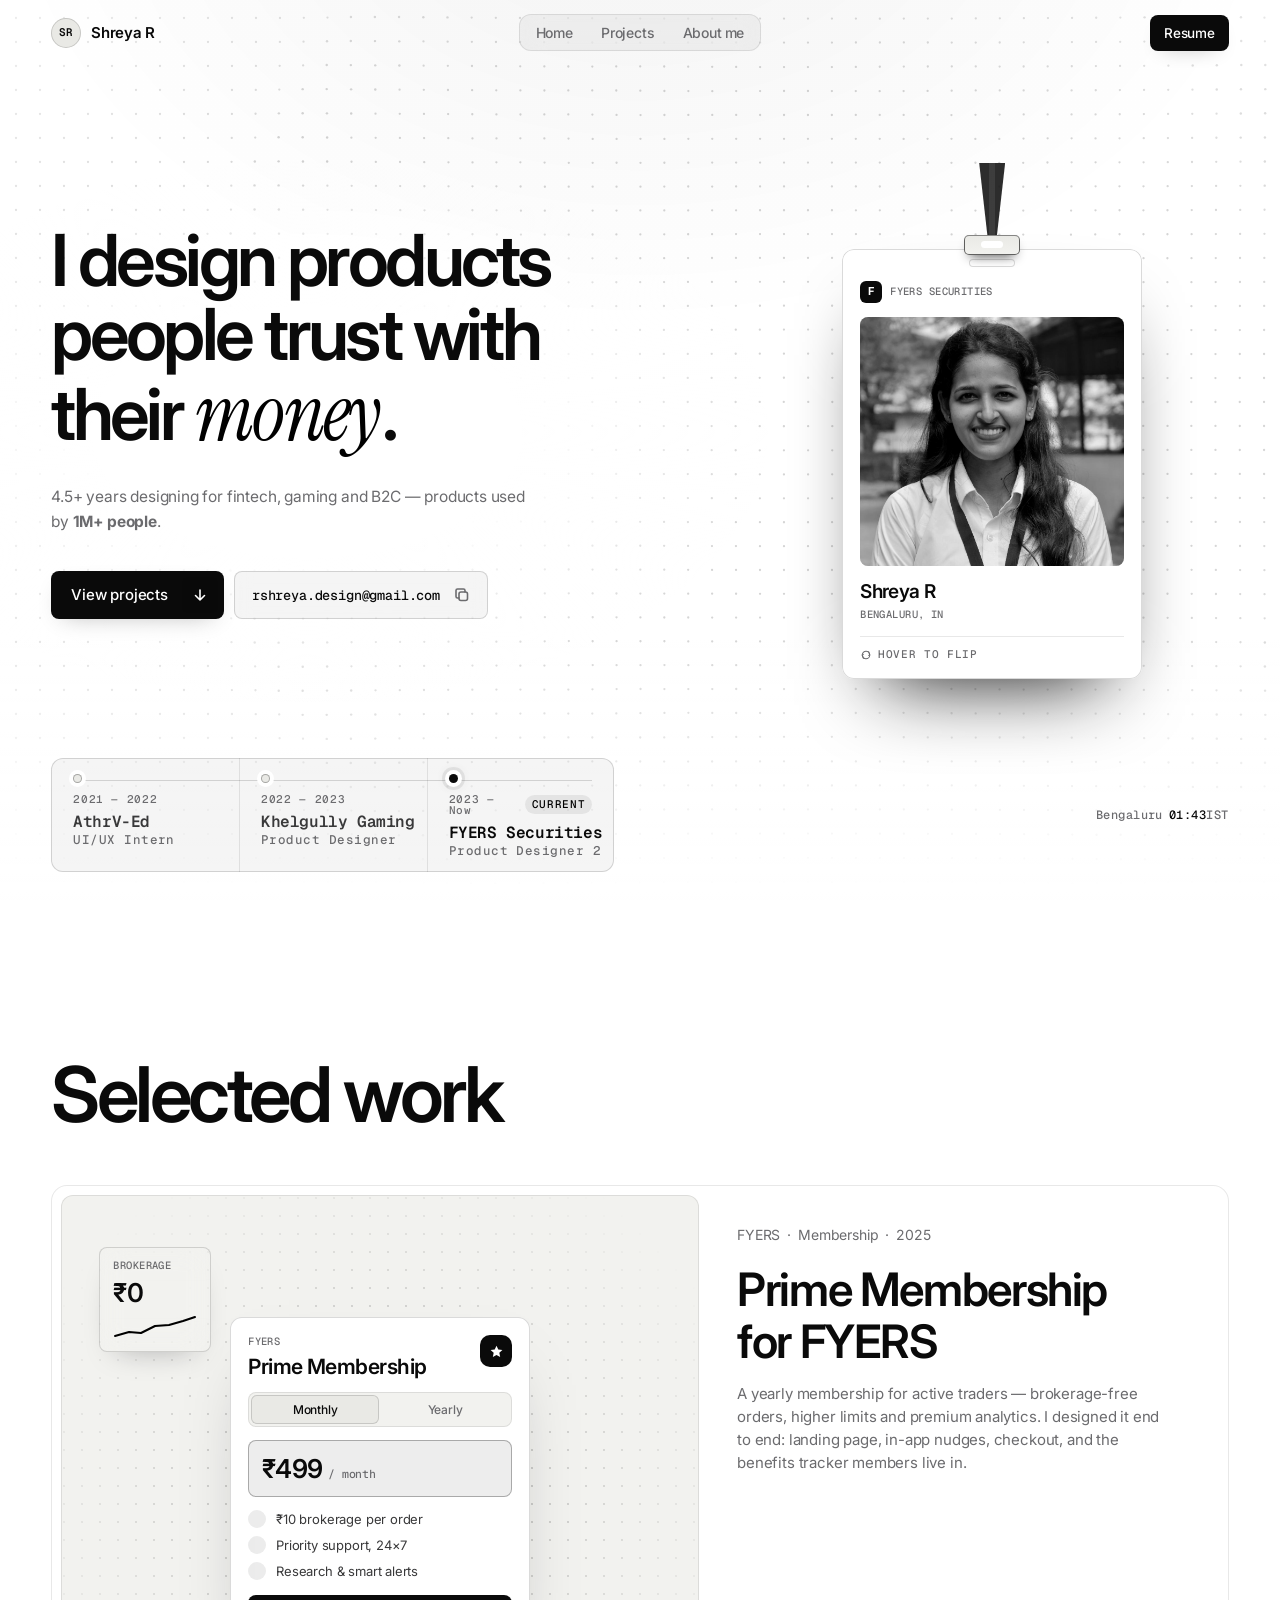
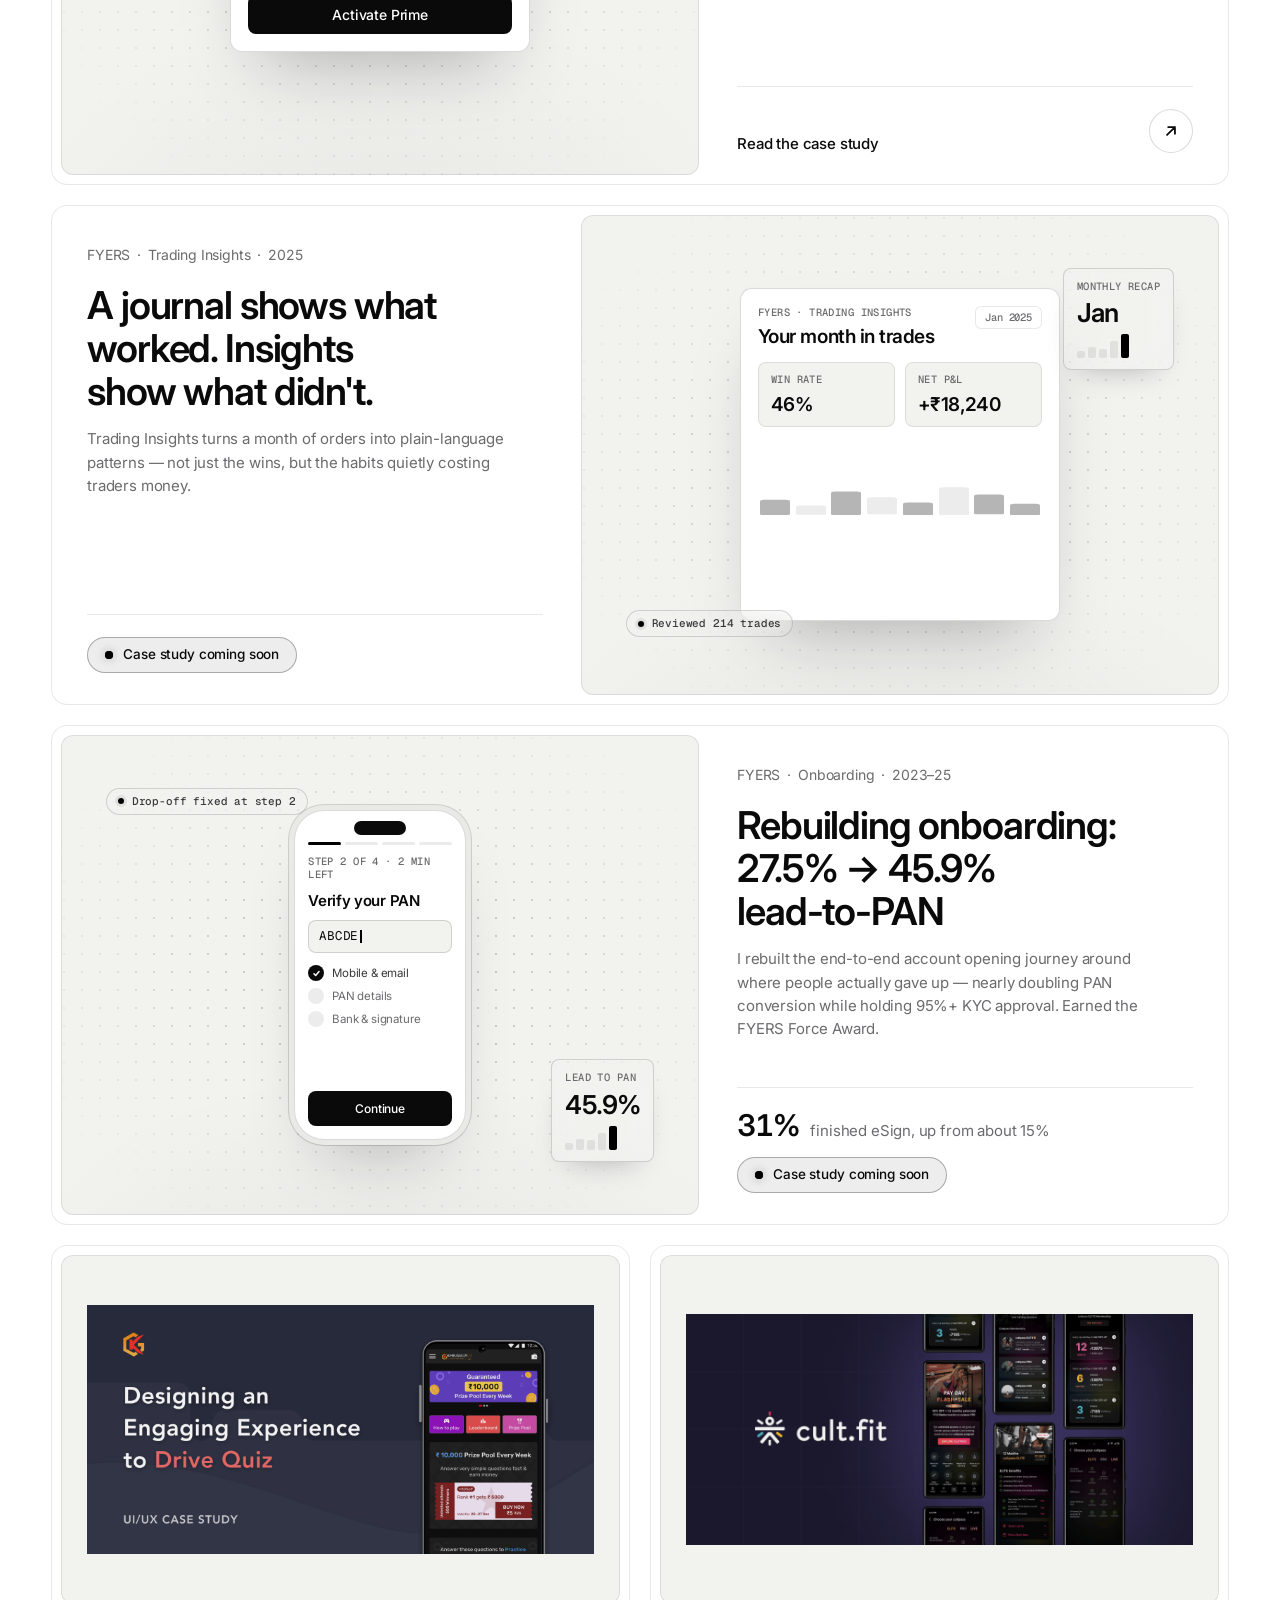
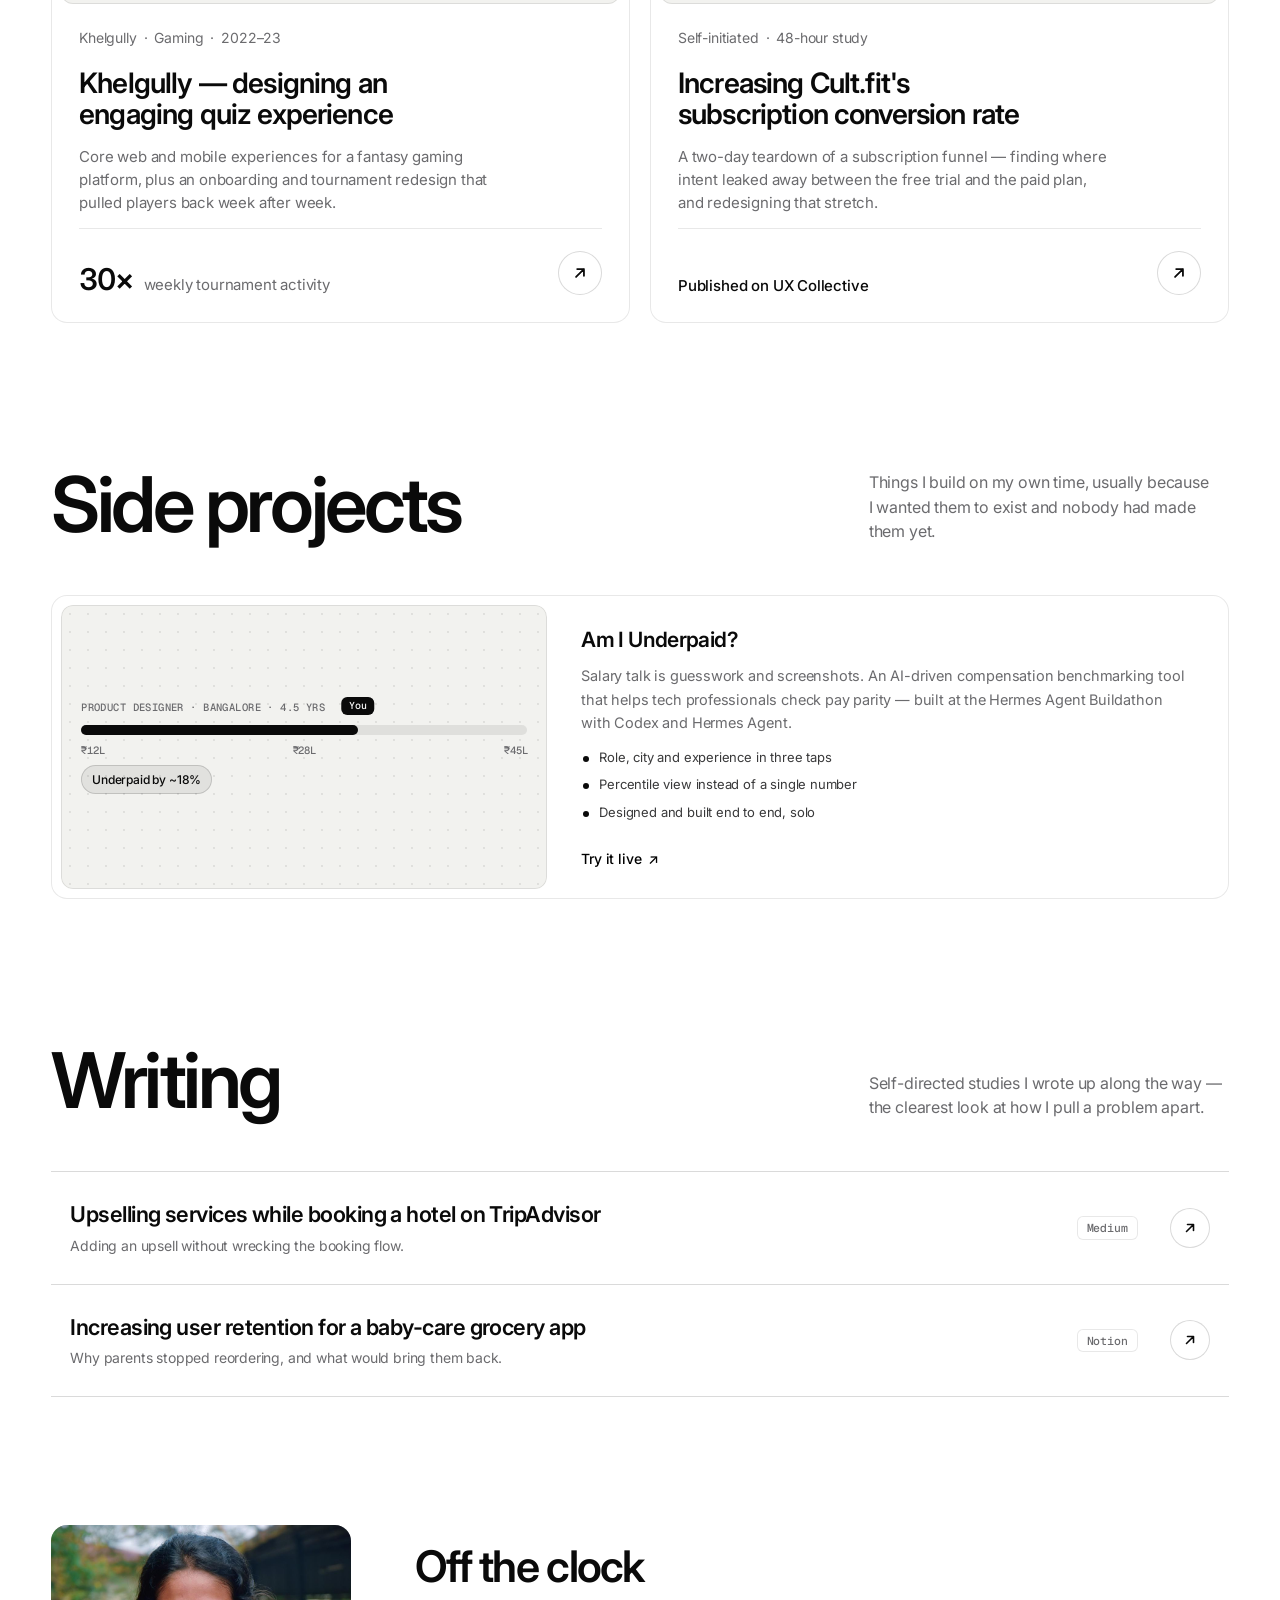
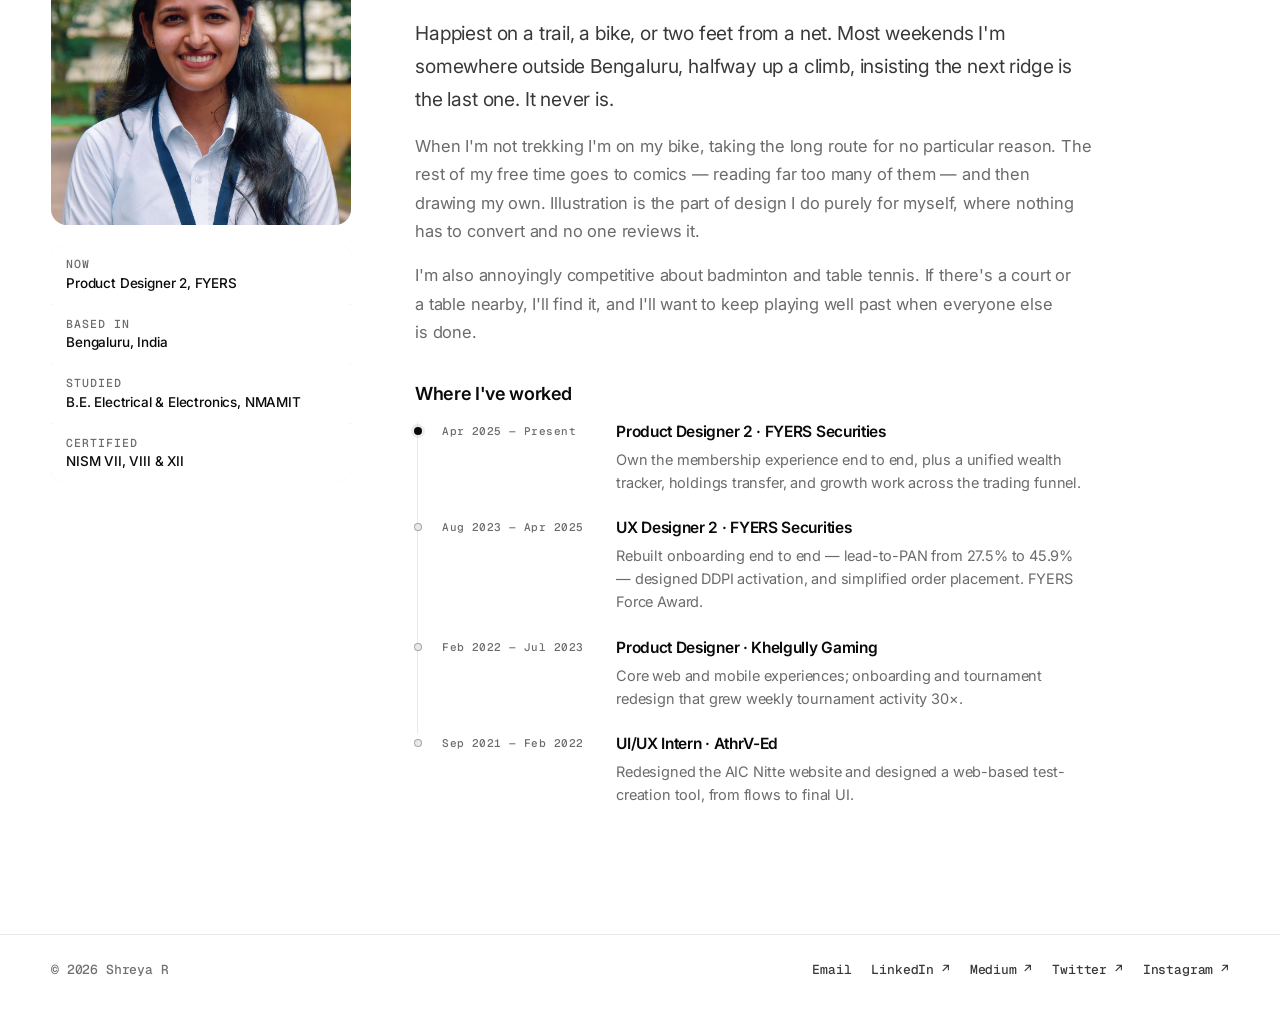
<file: index.html>
<!DOCTYPE html>
<html lang="en">
<head>
  <meta charset="UTF-8" />
  <meta name="viewport" content="width=device-width, initial-scale=1.0" />
  <title>Shreya R — Product Designer</title>
  <meta name="description" content="Shreya R — product designer with 4.5+ years across fintech, gaming and B2C. Memberships, onboarding and trading insights at FYERS." />
  <meta name="theme-color" content="#ffffff" />
  <script>
    document.documentElement.classList.add('js');
  </script>
  <link rel="preconnect" href="https://fonts.googleapis.com" />
  <link rel="preconnect" href="https://fonts.gstatic.com" crossorigin />
  <link href="https://fonts.googleapis.com/css2?family=Inter:wght@400;500;600;700&family=Geist+Mono:wght@400;500&family=Instrument+Serif:ital@0;1&family=Caveat:wght@500;600&display=swap" rel="stylesheet" />
  <link rel="stylesheet" href="styles.css" />
</head>
<body>

  <a class="skip" href="#work">Skip to projects</a>

  <!-- NAV -->
  <header class="nav" id="nav">
    <a href="#home" class="nav__logo" aria-label="Shreya R — home">
      <span class="nav__avatar" aria-hidden="true">SR</span>
      <span class="nav__name">Shreya R</span>
    </a>
    <nav class="nav__tabs" aria-label="Primary">
      <span class="nav__pill" aria-hidden="true"></span>
      <a href="#home" class="is-active" aria-current="true">Home</a>
      <a href="#work">Projects</a>
      <a href="#about">About<span class="nav__long"> me</span></a>
    </nav>
    <div class="nav__actions">
    <a class="nav__resume" href="https://drive.google.com/file/d/1bgh8Nef4t42Xf_6Ved0tOeXRxqjm5tXZ/view?usp=sharing" target="_blank" rel="noopener">
      Resume
    </a>
    </div>
  </header>

  <!-- ═══════════════════════════════ HERO ═══════════════════════════════ -->
  <section class="hero" id="home">
    <canvas class="hero__dots" id="dots" aria-hidden="true"></canvas>
    <div class="hero__shade" aria-hidden="true"></div>

    <div class="hero__inner">
      <div class="hero__left">
        <h1 class="hero__title">
          <span class="line"><span style="--d:.1s">I design products</span></span>
          <span class="line"><span style="--d:.2s">people trust with</span></span>
          <span class="line"><span style="--d:.3s">their <em>money</em>.</span></span>
        </h1>

        <p class="hero__sub fade" style="--d:.45s">
          4.5+ years designing for fintech, gaming and B2C — products used by <b>1M+ people</b>.
        </p>

        <div class="hero__actions fade" style="--d:.55s">
          <a href="#work" class="btn btn--primary" data-magnetic>
            View projects
            <span class="btn__arrow" aria-hidden="true">
              <svg viewBox="0 0 16 16"><path d="M8 3v10M3.5 8.5 8 13l4.5-4.5"/></svg>
              <svg viewBox="0 0 16 16"><path d="M8 3v10M3.5 8.5 8 13l4.5-4.5"/></svg>
            </span>
          </a>
          <button type="button" class="btn btn--ghost copy" data-copy="rshreya.design@gmail.com" aria-label="Copy email address">
            <span class="copy__swap">
              <span class="copy__label">rshreya.design@gmail.com</span>
              <span class="copy__done">Copied</span>
            </span>
            <svg class="copy__icon" viewBox="0 0 16 16" aria-hidden="true"><rect x="5" y="5" width="8.5" height="8.5" rx="2"/><path d="M11 5V3.5A1.5 1.5 0 0 0 9.5 2h-6A1.5 1.5 0 0 0 2 3.5v6A1.5 1.5 0 0 0 3.5 11H5"/></svg>
          </button>
        </div>

      </div>

      <div class="hero__right fade" style="--d:.35s">
        <div class="badge" id="badge" tabindex="0" role="img" aria-label="ID card — Shreya R, Product Designer 2 at FYERS Securities">
          <span class="badge__strap" aria-hidden="true"></span>
          <span class="badge__clip" aria-hidden="true"></span>

          <div class="badge__card">
            <!-- Front -->
            <div class="badge__face badge__face--front">
              <div class="badge__brand">
                <span class="badge__logo" aria-hidden="true">F</span>
                <span class="mock-label">FYERS Securities</span>
              </div>
              <div class="badge__photo">
                <img src="img/avatar.png" alt="" loading="lazy" />
              </div>
              <div class="badge__id">
                <strong>Shreya R</strong>
                <span class="mock-label">Bengaluru, IN</span>
              </div>
              <span class="badge__hint">
                <svg viewBox="0 0 16 16" aria-hidden="true"><path d="M3 8a5 5 0 0 1 10 0M13 8a5 5 0 0 1-10 0"/><path d="M11.5 3.5 13 8l-1.5.5M4.5 12.5 3 8l1.5-.5"/></svg>
                Hover to flip
              </span>
            </div>

            <!-- Back -->
            <div class="badge__face badge__face--back">
              <div class="badge__brand">
                <span class="mock-label">Designation</span>
              </div>
              <strong class="badge__role">Product Designer 2</strong>
              <ul class="badge__meta">
                <li><span>Company</span><b>FYERS Securities</b></li>
              </ul>
              <span class="badge__barcode" aria-hidden="true"></span>
              <span class="badge__sign">Shreya R</span>
            </div>
          </div>
        </div>
      </div>
    </div>

    <div class="hero__bottom fade" style="--d:.8s">
      <ol class="rail" aria-label="Work history">
        <li>
          <span class="rail__dot" aria-hidden="true"></span>
          <span class="rail__year">2021 — 2022</span>
          <span class="rail__co">AthrV-Ed</span>
          <span class="rail__role">UI/UX Intern</span>
        </li>
        <li>
          <span class="rail__dot" aria-hidden="true"></span>
          <span class="rail__year">2022 — 2023</span>
          <span class="rail__co">Khelgully Gaming</span>
          <span class="rail__role">Product Designer</span>
        </li>
        <li class="is-now">
          <span class="rail__dot" aria-hidden="true"></span>
          <span class="rail__year">2023 — Now<i class="rail__badge">Current</i></span>
          <span class="rail__co">FYERS Securities</span>
          <span class="rail__role">Product Designer 2</span>
        </li>
      </ol>
      <span class="hero__clock">Bengaluru <time id="clock">--:--</time> IST</span>
    </div>
  </section>

  <!-- ═══════════════════════════ SELECTED WORK ══════════════════════════ -->
  <section class="work" id="work">
    <div class="container">

      <div class="work__head reveal-up">
        <div>
          <h2 class="work__title">Selected work</h2>
        </div>
      </div>

      <div class="cards">

        <!-- CARD 1 — FEATURED -->
        <a href="case-fyers-prime.html" class="card card--feature card--lead reveal-up" style="--accent:#dcf53d; --ink:#4a5a00" data-cursor="Read case study">
          <div class="card__visual">
            <div class="layer layer--main" style="--depth:14">
              <div class="mock prime">
                <div class="prime__head">
                  <div>
                    <span class="mock-label">FYERS</span>
                    <strong>Prime Membership</strong>
                  </div>
                  <span class="prime__badge" aria-hidden="true">
                    <svg viewBox="0 0 16 16"><path d="M8 1.8 9.9 5.9l4.4.5-3.3 3 .9 4.4L8 11.6l-3.9 2.2.9-4.4-3.3-3 4.4-.5z"/></svg>
                  </span>
                </div>

                <div class="prime__toggle" aria-hidden="true">
                  <span class="prime__knob"></span>
                  <span>Monthly</span><span>Yearly</span>
                </div>

                <div class="prime__plan">
                  <div class="prime__price"><b>₹499</b><span>/ month</span></div>
                  <span class="prime__save">Save 20%</span>
                </div>

                <ul class="prime__benefits">
                  <li><i aria-hidden="true"><svg viewBox="0 0 16 16"><path d="m3.5 8.5 3 3 6-7"/></svg></i>₹10 brokerage per order</li>
                  <li><i aria-hidden="true"><svg viewBox="0 0 16 16"><path d="m3.5 8.5 3 3 6-7"/></svg></i>Priority support, 24×7</li>
                  <li><i aria-hidden="true"><svg viewBox="0 0 16 16"><path d="m3.5 8.5 3 3 6-7"/></svg></i>Research &amp; smart alerts</li>
                </ul>

                <div class="prime__cta">Activate Prime</div>
              </div>
            </div>

            <div class="layer" style="--depth:32; top:9%; left:6%">
              <div class="mock float float--stat">
                <span class="mock-label">Brokerage</span>
                <strong>₹0</strong>
                <svg class="spark" viewBox="0 0 84 26" aria-hidden="true"><path pathLength="1" d="M2 22 L16 18 L28 19 L42 12 L56 11 L70 7 L82 3"/></svg>
              </div>
            </div>

            <div class="layer" style="--depth:44; bottom:9%; right:6%">
              <div class="mock float float--toast">
                <span class="toast__check"><svg viewBox="0 0 16 16" aria-hidden="true"><path d="m3.5 8.5 3 3 6-7"/></svg></span>
                <div>
                  <strong>Prime activated</strong>
                  <span class="mock-label">Benefits live instantly</span>
                </div>
              </div>
            </div>
          </div>

          <div class="card__body">
            <p class="card__meta"><span>FYERS</span><span>Membership</span><span>2025</span></p>
            <h3 class="card__title">Prime Membership for FYERS</h3>
            <p class="card__desc">A yearly membership for active traders — brokerage-free orders, higher limits and premium analytics. I designed it end to end: landing page, in-app nudges, checkout, and the benefits tracker members live in.</p>
            <div class="card__foot">
              <span class="card__cta">Read the case study</span>
              <span class="card__arrow" aria-hidden="true">
                <svg viewBox="0 0 16 16"><path d="M4.5 11.5l7-7M5.5 4.5h6v6"/></svg>
                <svg viewBox="0 0 16 16"><path d="M4.5 11.5l7-7M5.5 4.5h6v6"/></svg>
              </span>
            </div>
          </div>
        </a>

        <!-- CARD 2 — TRADING INSIGHTS -->
        <article class="card card--feature card--soon reveal-up" style="--d:.08s">
          <div class="card__visual">
            <div class="layer layer--main" style="--depth:12">
              <div class="mock insights">
                <div class="insights__head">
                  <div>
                    <span class="mock-label">FYERS · Trading Insights</span>
                    <strong>Your month in trades</strong>
                  </div>
                  <span class="insights__chip">Jan 2025</span>
                </div>

                <div class="insights__stats">
                  <div><span class="mock-label">Win rate</span><b>46%</b></div>
                  <div><span class="mock-label">Net P&amp;L</span><b>+₹18,240</b></div>
                </div>

                <div class="insights__chart" aria-hidden="true">
                  <i style="--h:46%"></i>
                  <i class="is-loss" style="--h:28%"></i>
                  <i style="--h:70%"></i>
                  <i class="is-loss" style="--h:52%"></i>
                  <i style="--h:38%"></i>
                  <i class="is-loss" style="--h:84%"></i>
                  <i style="--h:60%"></i>
                  <i style="--h:34%"></i>
                </div>

                <div class="insights__tip">
                  <span class="insights__bulb" aria-hidden="true">
                    <svg viewBox="0 0 16 16"><path d="M8 2a4 4 0 0 0-2.4 7.2c.4.3.6.8.6 1.3V11h3.6v-.5c0-.5.2-1 .6-1.3A4 4 0 0 0 8 2ZM6.4 13.5h3.2"/></svg>
                  </span>
                  <div>
                    <strong>You lose most when you average down</strong>
                    <span class="mock-label">12 of 18 losing trades</span>
                  </div>
                </div>
              </div>
            </div>

            <div class="layer" style="--depth:34; top:11%; right:7%">
              <div class="mock float float--stat">
                <span class="mock-label">Monthly recap</span>
                <strong>Jan</strong>
                <span class="bars" aria-hidden="true"><i></i><i></i><i></i><i></i><i></i></span>
              </div>
            </div>
            <div class="layer" style="--depth:24; bottom:12%; left:7%">
              <div class="mock float float--pill"><span class="dot"></span>Reviewed 214 trades</div>
            </div>
          </div>

          <div class="card__body">
            <p class="card__meta"><span>FYERS</span><span>Trading Insights</span><span>2025</span></p>
            <h3 class="card__title">A journal shows what worked. Insights show what didn't.</h3>
            <p class="card__desc">Trading Insights turns a month of orders into plain-language patterns — not just the wins, but the habits quietly costing traders money.</p>
            <div class="card__foot">
              <span class="soon">
                <span class="soon__dot" aria-hidden="true"></span>
                Case study coming soon
              </span>
            </div>
          </div>
        </article>

        <!-- CARD 3 — ONBOARDING CONVERSION -->
        <article class="card card--feature card--soon reveal-up" style="--d:.16s">
          <div class="card__visual">
            <div class="layer layer--main" style="--depth:12">
              <div class="mock phone">
                <span class="phone__notch"></span>
                <div class="phone__progress"><i></i><i></i><i></i><i></i></div>
                <span class="mock-label">Step 2 of 4 · 2 min left</span>
                <p class="phone__q">Verify your PAN</p>
                <div class="phone__field">ABCDE<b class="caret"></b></div>
                <ul class="phone__steps">
                  <li class="is-done"><i aria-hidden="true"><svg viewBox="0 0 16 16"><path d="m3.5 8.5 3 3 6-7"/></svg></i>Mobile &amp; email</li>
                  <li class="is-doing"><i aria-hidden="true"><svg viewBox="0 0 16 16"><path d="m3.5 8.5 3 3 6-7"/></svg></i>PAN details</li>
                  <li><i aria-hidden="true"><svg viewBox="0 0 16 16"><path d="m3.5 8.5 3 3 6-7"/></svg></i>Bank &amp; signature</li>
                </ul>
                <div class="phone__cta">Continue</div>
              </div>
            </div>

            <div class="layer" style="--depth:30; top:11%; left:7%">
              <div class="mock float float--pill"><span class="dot"></span>Drop-off fixed at step 2</div>
            </div>
            <div class="layer" style="--depth:38; bottom:11%; right:7%">
              <div class="mock float float--stat">
                <span class="mock-label">Lead to PAN</span>
                <strong>45.9%</strong>
                <span class="bars" aria-hidden="true"><i></i><i></i><i></i><i></i><i></i></span>
              </div>
            </div>
          </div>

          <div class="card__body">
            <p class="card__meta"><span>FYERS</span><span>Onboarding</span><span>2023–25</span></p>
            <h3 class="card__title">Rebuilding onboarding: 27.5% → 45.9% lead-to-PAN</h3>
            <p class="card__desc">I rebuilt the end-to-end account opening journey around where people actually gave up — nearly doubling PAN conversion while holding 95%+ KYC approval. Earned the FYERS Force Award.</p>
            <div class="card__foot">
              <p class="result"><strong data-count="31" data-suffix="%">31%</strong><span>finished eSign, up from about 15%</span></p>
              <span class="soon">
                <span class="soon__dot" aria-hidden="true"></span>
                Case study coming soon
              </span>
            </div>
          </div>
        </article>


        <!-- CARD 4 — KHELGULLY -->
        <a href="https://medium.com/@shreyar18/khelgully-designing-an-engaging-experience-to-drive-quiz-ui-ux-case-study-fc293f592536" target="_blank" rel="noopener" class="card card--half card--shot reveal-up" data-cursor="Read on Medium">
          <div class="card__visual card__visual--shot">
            <img src="img/khelgully.png" alt="Khelgully quiz experience" loading="lazy" />
          </div>
          <div class="card__body">
            <p class="card__meta"><span>Khelgully</span><span>Gaming</span><span>2022–23</span></p>
            <h3 class="card__title">Khelgully — designing an engaging quiz experience</h3>
            <p class="card__desc">Core web and mobile experiences for a fantasy gaming platform, plus an onboarding and tournament redesign that pulled players back week after week.</p>
            <div class="card__foot">
              <p class="result"><strong data-count="30" data-suffix="×">30×</strong><span>weekly tournament activity</span></p>
              <span class="card__arrow" aria-hidden="true">
                <svg viewBox="0 0 16 16"><path d="M4.5 11.5l7-7M5.5 4.5h6v6"/></svg>
                <svg viewBox="0 0 16 16"><path d="M4.5 11.5l7-7M5.5 4.5h6v6"/></svg>
              </span>
            </div>
          </div>
        </a>

        <!-- CARD 5 — CULT.FIT -->
        <a href="https://bootcamp.uxdesign.cc/case-study-increasing-cult-fits-subscription-conversion-rate-in-48-hours-eb1a8e8a8b81" target="_blank" rel="noopener" class="card card--half card--shot reveal-up" style="--d:.08s" data-cursor="Read on UX Collective">
          <div class="card__visual card__visual--shot">
            <img src="img/cultfit.png" alt="Cult.fit subscription conversion case study" loading="lazy" />
          </div>
          <div class="card__body">
            <p class="card__meta"><span>Self-initiated</span><span>48-hour study</span></p>
            <h3 class="card__title">Increasing Cult.fit's subscription conversion rate</h3>
            <p class="card__desc">A two-day teardown of a subscription funnel — finding where intent leaked away between the free trial and the paid plan, and redesigning that stretch.</p>
            <div class="card__foot">
              <span class="card__cta">Published on UX Collective</span>
              <span class="card__arrow" aria-hidden="true">
                <svg viewBox="0 0 16 16"><path d="M4.5 11.5l7-7M5.5 4.5h6v6"/></svg>
                <svg viewBox="0 0 16 16"><path d="M4.5 11.5l7-7M5.5 4.5h6v6"/></svg>
              </span>
            </div>
          </div>
        </a>

      </div>
    </div>
  </section>

  <!-- ═══════════════════════════ SIDE PROJECTS ══════════════════════════ -->
  <section class="side" id="side">
    <div class="container">

      <div class="work__head reveal-up">
        <div>
          <h2 class="work__title">Side projects</h2>
        </div>
        <p class="work__intro">Things I build on my own time, usually because I wanted them to exist and nobody had made them yet.</p>
      </div>

      <div class="side__grid side__grid--one">

        <a class="sp sp--wide reveal-up" href="https://am-i-underpaid.shreyar490.workers.dev/" target="_blank" rel="noopener" data-cursor="Try it">
          <div class="sp__visual">
            <span class="mock-label">Product Designer · Bangalore · 4.5 yrs</span>
            <div class="sp__range" aria-hidden="true">
              <span class="sp__fill"></span>
              <span class="sp__marker"><b>You</b></span>
            </div>
            <div class="sp__scale" aria-hidden="true"><span>₹12L</span><span>₹28L</span><span>₹45L</span></div>
            <div class="sp__verdict">Underpaid by ~18%</div>
          </div>
          <div class="sp__body">
            <h3 class="sp__title">Am I Underpaid?</h3>
            <p class="sp__desc">Salary talk is guesswork and screenshots. An AI-driven compensation benchmarking tool that helps tech professionals check pay parity — built at the Hermes Agent Buildathon with Codex and Hermes Agent.</p>
            <ul class="sp__facts">
              <li>Role, city and experience in three taps</li>
              <li>Percentile view instead of a single number</li>
              <li>Designed and built end to end, solo</li>
            </ul>
            <span class="sp__link">Try it live<span aria-hidden="true">↗</span></span>
          </div>
        </a>

      </div>
    </div>
  </section>

  <!-- ═══════════════════════════ EARLIER WORK ══════════════════════════ -->
  <section class="earlier" id="writing">
    <div class="container">

      <div class="work__head reveal-up">
        <div>
          <h2 class="work__title">Writing</h2>
        </div>
        <p class="work__intro">Self-directed studies I wrote up along the way — the clearest look at how I pull a problem apart.</p>
      </div>

      <ul class="elist">
        <li class="reveal-up" style="--d:.12s">
          <a href="https://medium.com/@shreyar18/upselling-services-while-booking-the-hotel-in-the-tripadvisor-app-8d4d19a1f620" target="_blank" rel="noopener">
            <span class="elist__main">
              <strong>Upselling services while booking a hotel on TripAdvisor</strong>
              <span class="elist__desc">Adding an upsell without wrecking the booking flow.</span>
            </span>
            <span class="elist__tag">Medium</span>
            <span class="elist__arrow" aria-hidden="true">
              <svg viewBox="0 0 16 16"><path d="M4.5 11.5l7-7M5.5 4.5h6v6"/></svg>
              <svg viewBox="0 0 16 16"><path d="M4.5 11.5l7-7M5.5 4.5h6v6"/></svg>
            </span>
          </a>
        </li>
        <li class="reveal-up" style="--d:.18s">
          <a href="https://shreyardesign.notion.site/An-attempt-to-increase-User-Retention-for-a-Grocery-App-that-offers-Baby-Care-Products-3b6c0ec020804f718cbd8c8e824566c6" target="_blank" rel="noopener">
            <span class="elist__main">
              <strong>Increasing user retention for a baby-care grocery app</strong>
              <span class="elist__desc">Why parents stopped reordering, and what would bring them back.</span>
            </span>
            <span class="elist__tag">Notion</span>
            <span class="elist__arrow" aria-hidden="true">
              <svg viewBox="0 0 16 16"><path d="M4.5 11.5l7-7M5.5 4.5h6v6"/></svg>
              <svg viewBox="0 0 16 16"><path d="M4.5 11.5l7-7M5.5 4.5h6v6"/></svg>
            </span>
          </a>
        </li>
      </ul>
    </div>
  </section>

  <!-- ═══════════════════════════ ABOUT ══════════════════════════ -->
  <section class="about" id="about">
    <div class="container about__inner">

      <div class="about__side reveal-up">
        <figure class="about__photo">
          <img src="img/avatar.png" alt="Shreya R" loading="lazy" />
        </figure>
        <ul class="about__meta">
          <li><span>Now</span><b>Product Designer 2, FYERS</b></li>
          <li><span>Based in</span><b>Bengaluru, India</b></li>
          <li><span>Studied</span><b>B.E. Electrical &amp; Electronics, NMAMIT</b></li>
          <li><span>Certified</span><b>NISM VII, VIII &amp; XII</b></li>
        </ul>
      </div>

      <div class="about__body reveal-up" style="--d:.08s">
        <h2 class="about__title">Off the clock</h2>

        <p class="about__lead">Happiest on a trail, a bike, or two feet from a net. Most weekends I'm somewhere outside Bengaluru, halfway up a climb, insisting the next ridge is the last one. It never is.</p>

        <p>When I'm not trekking I'm on my bike, taking the long route for no particular reason. The rest of my free time goes to comics — reading far too many of them — and then drawing my own. Illustration is the part of design I do purely for myself, where nothing has to convert and no one reviews it.</p>

        <p>I'm also annoyingly competitive about badminton and table tennis. If there's a court or a table nearby, I'll find it, and I'll want to keep playing well past when everyone else is done.</p>

        <h3 class="about__sub">Where I've worked</h3>
        <ol class="xp">
          <li>
            <span class="xp__when">Apr 2025 — Present</span>
            <div class="xp__what">
              <strong>Product Designer 2 · FYERS Securities</strong>
              <p>Own the membership experience end to end, plus a unified wealth tracker, holdings transfer, and growth work across the trading funnel.</p>
            </div>
          </li>
          <li>
            <span class="xp__when">Aug 2023 — Apr 2025</span>
            <div class="xp__what">
              <strong>UX Designer 2 · FYERS Securities</strong>
              <p>Rebuilt onboarding end to end — lead-to-PAN from 27.5% to 45.9% — designed DDPI activation, and simplified order placement. FYERS Force Award.</p>
            </div>
          </li>
          <li>
            <span class="xp__when">Feb 2022 — Jul 2023</span>
            <div class="xp__what">
              <strong>Product Designer · Khelgully Gaming</strong>
              <p>Core web and mobile experiences; onboarding and tournament redesign that grew weekly tournament activity 30×.</p>
            </div>
          </li>
          <li>
            <span class="xp__when">Sep 2021 — Feb 2022</span>
            <div class="xp__what">
              <strong>UI/UX Intern · AthrV-Ed</strong>
              <p>Redesigned the AIC Nitte website and designed a web-based test-creation tool, from flows to final UI.</p>
            </div>
          </li>
        </ol>

      </div>
    </div>
  </section>

  <footer class="foot">
    <div class="container foot__inner">
      <span>© 2026 Shreya R</span>
      <nav class="foot__links" aria-label="Elsewhere">
        <a href="mailto:rshreya.design@gmail.com">Email</a>
        <a href="https://www.linkedin.com/in/r-shreya" target="_blank" rel="noopener">LinkedIn ↗</a>
        <a href="https://medium.com/@shreyar18" target="_blank" rel="noopener">Medium ↗</a>
        <a href="https://twitter.com/__shreyar__" target="_blank" rel="noopener">Twitter ↗</a>
        <a href="https://www.instagram.com/siireya.design/" target="_blank" rel="noopener">Instagram ↗</a>
      </nav>
    </div>
  </footer>

  <!-- Cursor label that follows the pointer over cards -->
  <div class="cursor-chip" aria-hidden="true">
    <span class="cursor-chip__inner">
      <span class="cursor-chip__text">Read case study</span>
      <svg viewBox="0 0 16 16"><path d="M4.5 11.5l7-7M5.5 4.5h6v6"/></svg>
    </span>
  </div>

  <script src="script.js"></script>
</body>
</html>
</file>
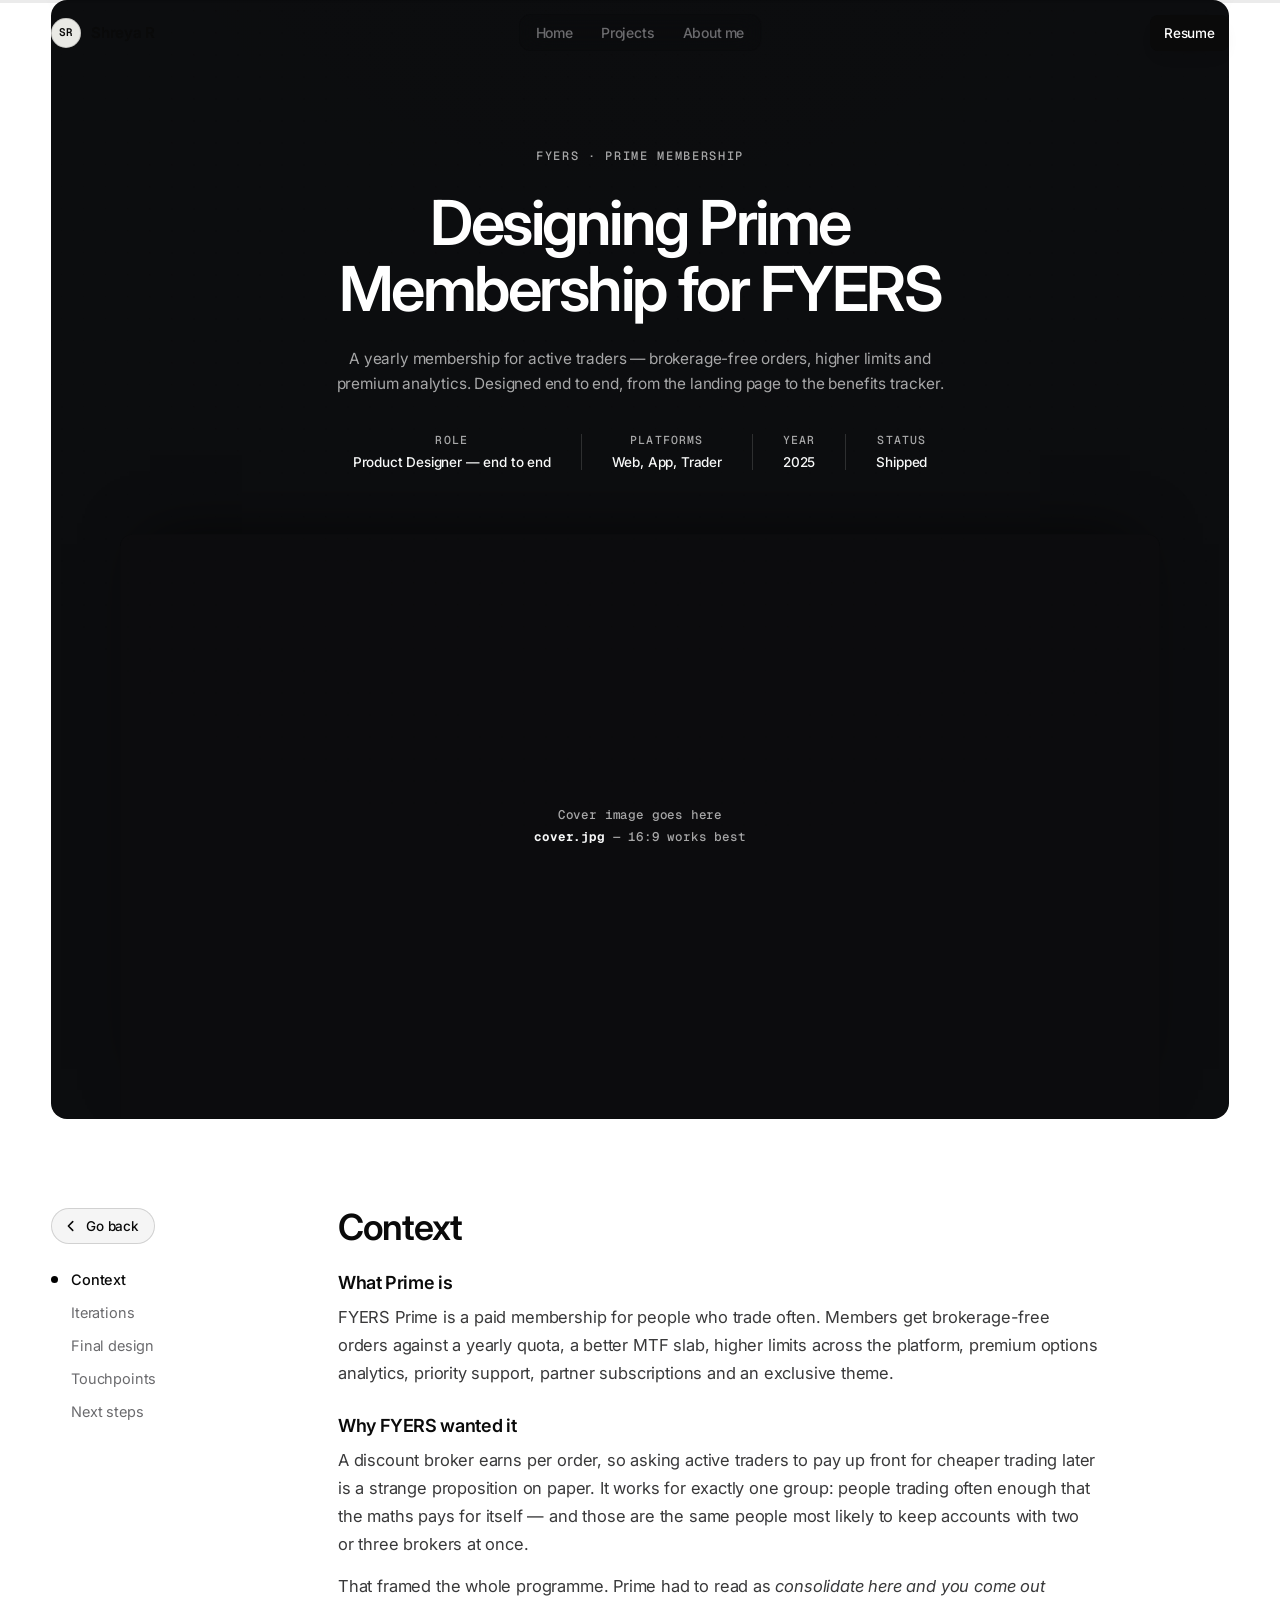
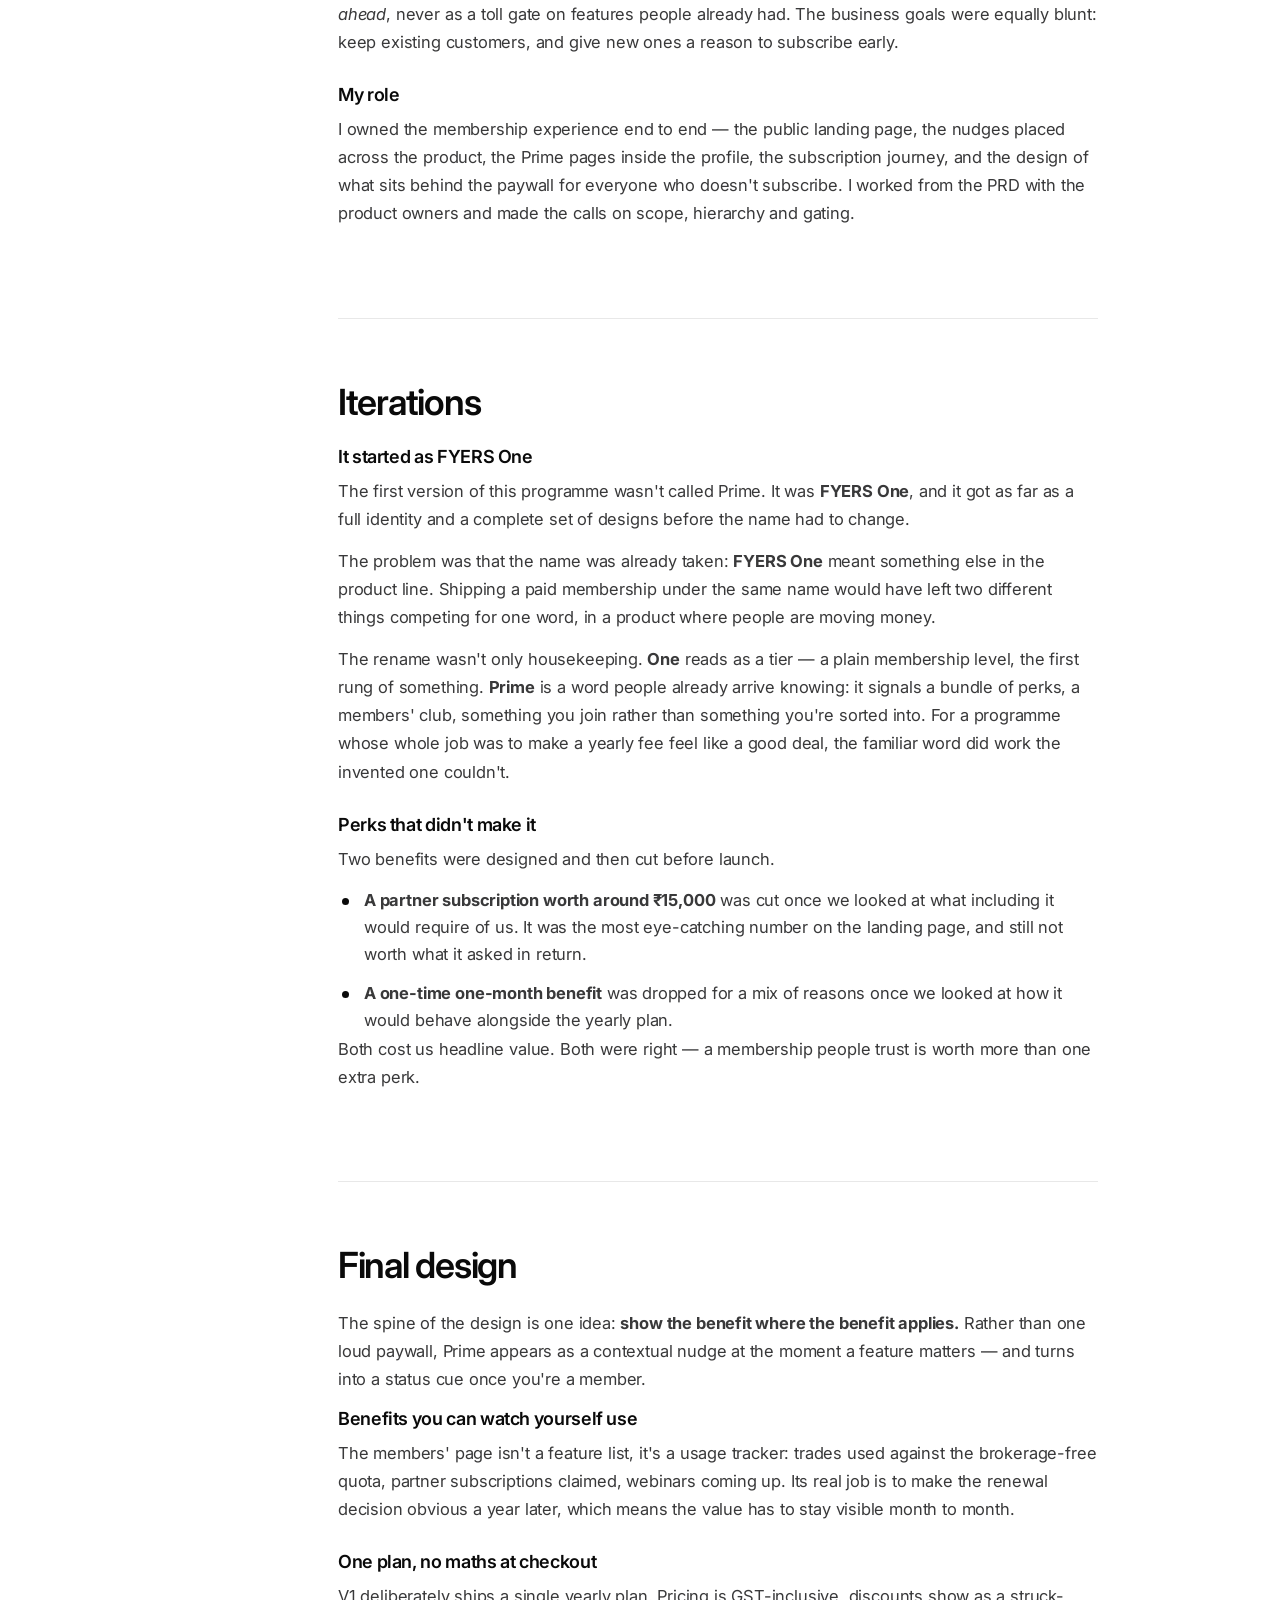
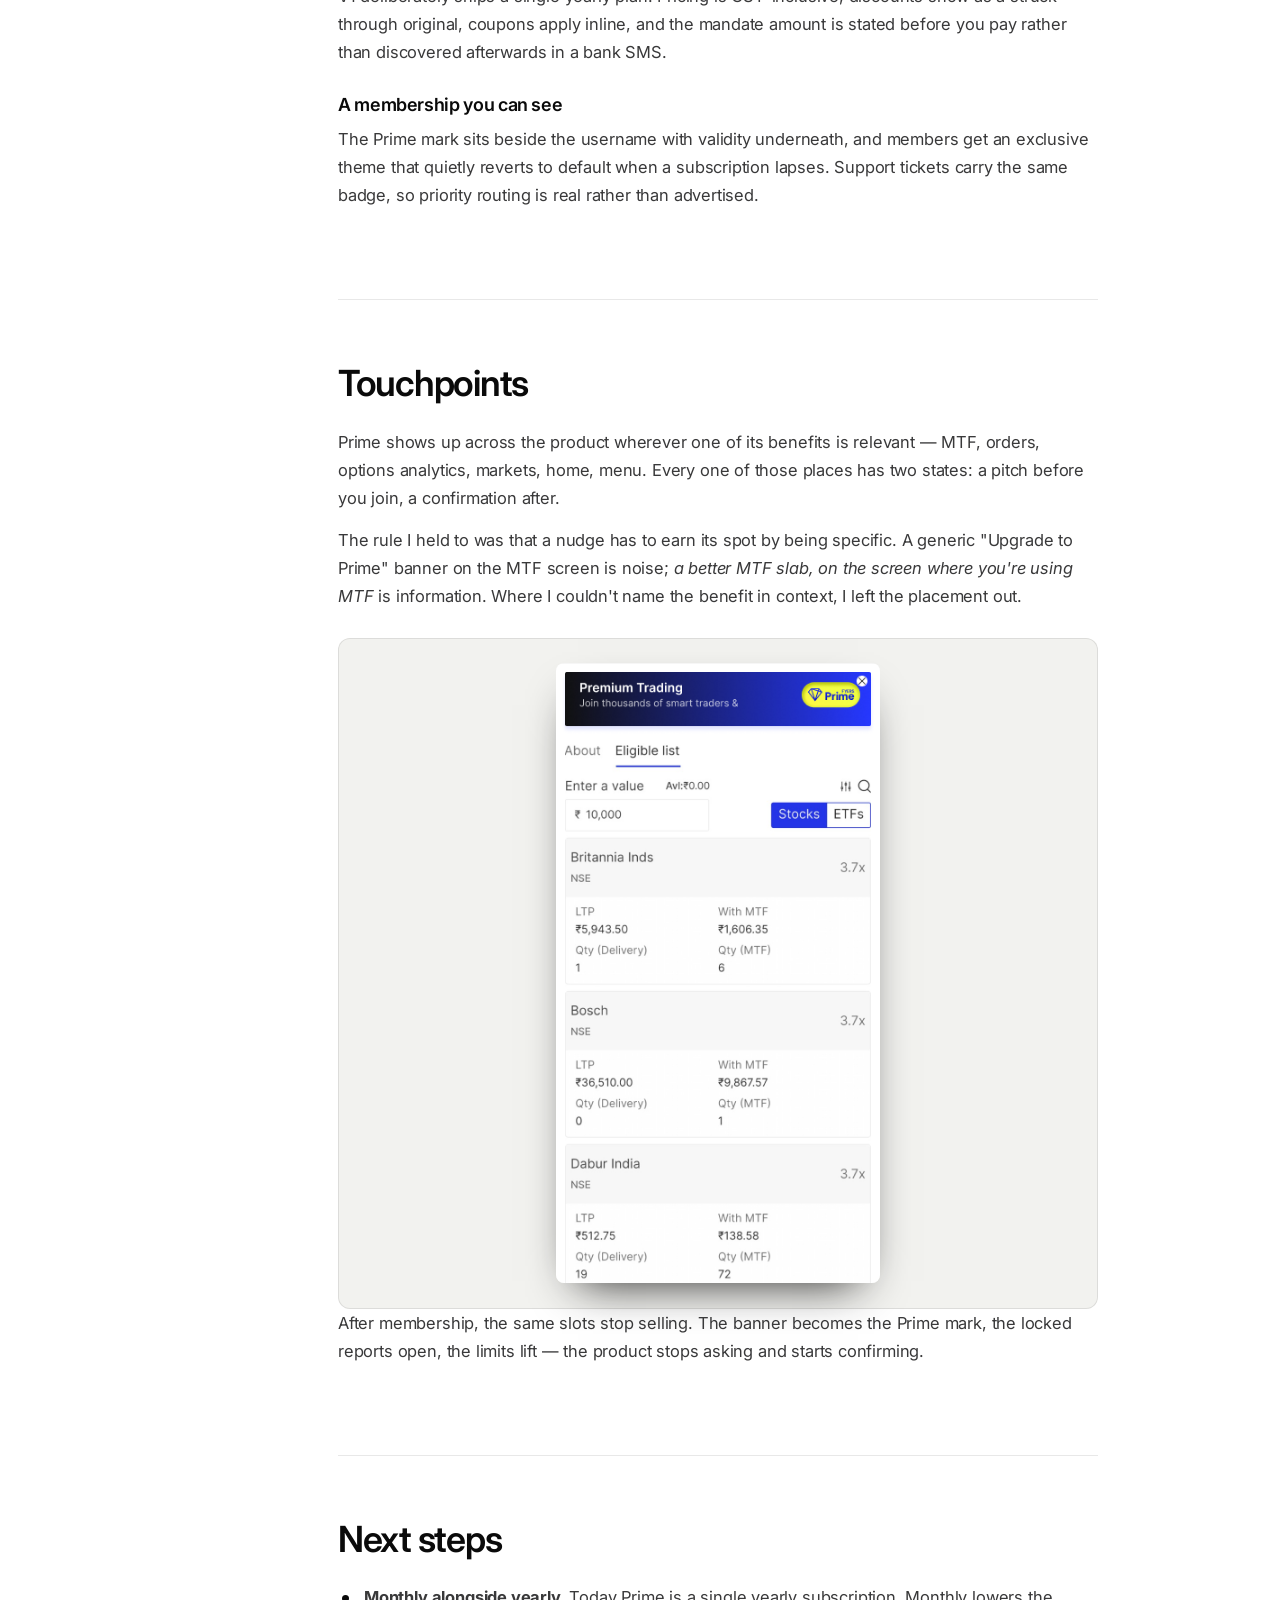
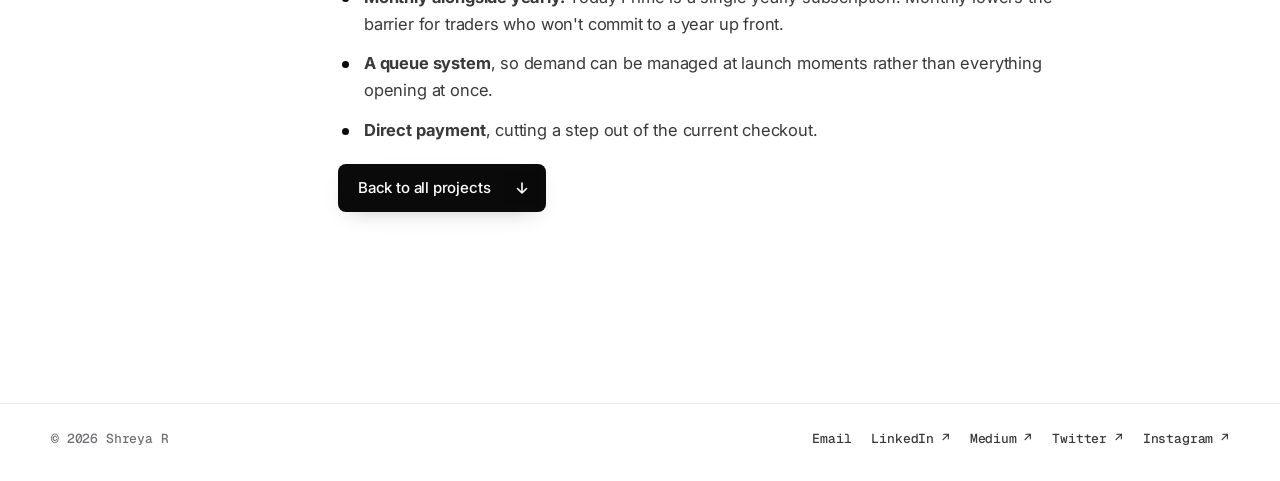
<file: case-fyers-prime.html>
<!DOCTYPE html>
<html lang="en">
<head>
  <meta charset="UTF-8" />
  <meta name="viewport" content="width=device-width, initial-scale=1.0" />
  <title>Prime Membership for FYERS — Shreya R</title>
  <meta name="description" content="Case study: designing Prime membership for FYERS — plan comparison, pricing and the upgrade flow." />
  <meta name="theme-color" content="#ffffff" />
  <script>
    document.documentElement.classList.add('js');
  </script>
  <link rel="preconnect" href="https://fonts.googleapis.com" />
  <link rel="preconnect" href="https://fonts.gstatic.com" crossorigin />
  <link href="https://fonts.googleapis.com/css2?family=Inter:wght@400;500;600;700&family=Geist+Mono:wght@400;500&family=Instrument+Serif:ital@0;1&family=Caveat:wght@500;600&display=swap" rel="stylesheet" />
  <link rel="stylesheet" href="styles.css" />
  <link rel="stylesheet" href="case.css" />
</head>
<body class="case-page">

  <!-- Reading progress -->
  <div class="progress" aria-hidden="true"><span id="progressBar"></span></div>

  <a class="skip" href="#overview">Skip to content</a>

  <!-- NAV -->
  <header class="nav" id="nav">
    <a href="index.html#home" class="nav__logo" aria-label="Shreya R — home">
      <span class="nav__avatar" aria-hidden="true">SR</span>
      <span class="nav__name">Shreya R</span>
    </a>
    <nav class="nav__tabs" aria-label="Primary">
      <span class="nav__pill" aria-hidden="true"></span>
      <a href="index.html#home">Home</a>
      <a href="index.html#work" class="is-active" aria-current="true">Projects</a>
      <a href="index.html#about">About<span class="nav__long"> me</span></a>
    </nav>
    <div class="nav__actions">
    <a class="nav__resume" href="https://drive.google.com/file/d/1bgh8Nef4t42Xf_6Ved0tOeXRxqjm5tXZ/view?usp=sharing" target="_blank" rel="noopener">
      Resume
    </a>
    </div>
  </header>

  <!-- ═══════════════════════════ BANNER ═══════════════════════════ -->
  <section class="banner">
    <div class="banner__inner">
      <p class="banner__eyebrow">FYERS · Prime Membership</p>
      <h1 class="banner__title">Designing Prime Membership for FYERS</h1>
      <p class="banner__sub">A yearly membership for active traders — brokerage-free orders, higher limits and premium analytics. Designed end to end, from the landing page to the benefits tracker.</p>
    </div>
    <dl class="banner__facts">
      <div><dt>Role</dt><dd>Product Designer — end to end</dd></div>
      <div><dt>Platforms</dt><dd>Web, App, Trader</dd></div>
      <div><dt>Year</dt><dd>2025</dd></div>
      <div><dt>Status</dt><dd>Shipped</dd></div>
    </dl>

    <figure class="banner__frame">
      <span class="banner__ph">Cover image goes here<br /><b>cover.jpg</b> — 16:9 works best</span>
    </figure>
  </section>

  <!-- ═══════════════════════════ CASE BODY ═══════════════════════════ -->
  <div class="case container">

    <aside class="case__side">
      <a class="back" href="index.html#work">
        <svg viewBox="0 0 16 16" aria-hidden="true"><path d="M10 3 5 8l5 5"/></svg>
        Go back
      </a>
      <nav class="toc" id="toc" aria-label="Sections">
        <!-- Hidden until filled in: remove `hidden` from the Impact and First version links and sections -->
        <a href="#impact" hidden>Impact</a>
        <a href="#context" class="is-active">Context</a>
        <a href="#iterations">Iterations</a>
        <a href="#v1" hidden>First version</a>
        <a href="#design">Final design</a>
        <a href="#touchpoints">Touchpoints</a>
        <a href="#next">Next steps</a>
      </nav>
    </aside>

    <main class="case__body">

      <section id="impact" class="sec sec--lead" hidden>
        <h2 class="sec__title">Impact</h2>
        <ul class="outcomes">
          <li><strong>—</strong><span>Members in first 30 days</span></li>
          <li><strong>—</strong><span>From existing customers</span></li>
          <li><strong>—</strong><span>From new accounts</span></li>
        </ul>
        <p class="note">Numbers go here once the first review is out — tell me the figures and the window and I'll drop them in.</p>
      </section>

      <section id="context" class="sec">
        <h2 class="sec__title">Context</h2>

        <h3>What Prime is</h3>
        <p>FYERS Prime is a paid membership for people who trade often. Members get brokerage-free orders against a yearly quota, a better MTF slab, higher limits across the platform, premium options analytics, priority support, partner subscriptions and an exclusive theme.</p>

        <h3>Why FYERS wanted it</h3>
        <p>A discount broker earns per order, so asking active traders to pay up front for cheaper trading later is a strange proposition on paper. It works for exactly one group: people trading often enough that the maths pays for itself — and those are the same people most likely to keep accounts with two or three brokers at once.</p>
        <p>That framed the whole programme. Prime had to read as <i>consolidate here and you come out ahead</i>, never as a toll gate on features people already had. The business goals were equally blunt: keep existing customers, and give new ones a reason to subscribe early.</p>

        <h3>My role</h3>
        <p>I owned the membership experience end to end — the public landing page, the nudges placed across the product, the Prime pages inside the profile, the subscription journey, and the design of what sits behind the paywall for everyone who doesn't subscribe. I worked from the PRD with the product owners and made the calls on scope, hierarchy and gating.</p>
      </section>

      <section id="iterations" class="sec">
        <h2 class="sec__title">Iterations</h2>

        <h3>It started as FYERS One</h3>
        <p>The first version of this programme wasn't called Prime. It was <b>FYERS One</b>, and it got as far as a full identity and a complete set of designs before the name had to change.</p>
        <p>The problem was that the name was already taken: <b>FYERS One</b> meant something else in the product line. Shipping a paid membership under the same name would have left two different things competing for one word, in a product where people are moving money.</p>
        <p>The rename wasn't only housekeeping. <b>One</b> reads as a tier — a plain membership level, the first rung of something. <b>Prime</b> is a word people already arrive knowing: it signals a bundle of perks, a members' club, something you join rather than something you're sorted into. For a programme whose whole job was to make a yearly fee feel like a good deal, the familiar word did work the invented one couldn't.</p>
        <figure class="shot" hidden><span>Add an image — FYERS One identity beside Prime</span></figure>

        <h3>Perks that didn't make it</h3>
        <p>Two benefits were designed and then cut before launch.</p>
        <ul class="list">
          <li><b>A partner subscription worth around ₹15,000</b> was cut once we looked at what including it would require of us. It was the most eye-catching number on the landing page, and still not worth what it asked in return.</li>
          <li><b>A one-time one-month benefit</b> was dropped for a mix of reasons once we looked at how it would behave alongside the yearly plan.</li>
        </ul>
        <p>Both cost us headline value. Both were right — a membership people trust is worth more than one extra perk.</p>
      </section>

      <section id="v1" class="sec" hidden>
        <h2 class="sec__title">The first version, and what was wrong with it</h2>
        <p class="note">We're filling this in together, step by step — what v1 looked like, where it broke down, and what you changed because of it.</p>
        <figure class="shot"><span>Add an image — the first version</span></figure>
      </section>

      <section id="design" class="sec">
        <h2 class="sec__title">Final design</h2>
        <p>The spine of the design is one idea: <b>show the benefit where the benefit applies.</b> Rather than one loud paywall, Prime appears as a contextual nudge at the moment a feature matters — and turns into a status cue once you're a member.</p>

        <h3>Benefits you can watch yourself use</h3>
        <p>The members' page isn't a feature list, it's a usage tracker: trades used against the brokerage-free quota, partner subscriptions claimed, webinars coming up. Its real job is to make the renewal decision obvious a year later, which means the value has to stay visible month to month.</p>

        <h3>One plan, no maths at checkout</h3>
        <p>V1 deliberately ships a single yearly plan. Pricing is GST-inclusive, discounts show as a struck-through original, coupons apply inline, and the mandate amount is stated before you pay rather than discovered afterwards in a bank SMS.</p>

        <h3>A membership you can see</h3>
        <p>The Prime mark sits beside the username with validity underneath, and members get an exclusive theme that quietly reverts to default when a subscription lapses. Support tickets carry the same badge, so priority routing is real rather than advertised.</p>
        <figure class="shot shot--tall" hidden><span>Add an image — final screens</span></figure>
      </section>

      <section id="touchpoints" class="sec">
        <h2 class="sec__title">Touchpoints</h2>
        <p>Prime shows up across the product wherever one of its benefits is relevant — MTF, orders, options analytics, markets, home, menu. Every one of those places has two states: a pitch before you join, a confirmation after.</p>
        <p>The rule I held to was that a nudge has to earn its spot by being specific. A generic "Upgrade to Prime" banner on the MTF screen is noise; <i>a better MTF slab, on the screen where you're using MTF</i> is information. Where I couldn't name the benefit in context, I left the placement out.</p>
        <figure class="shot shot--has-img">
          <img src="img/prime-mobile.png" alt="Prime touchpoint banner on the MTF screen" loading="lazy" />
        </figure>
        <p>After membership, the same slots stop selling. The banner becomes the Prime mark, the locked reports open, the limits lift — the product stops asking and starts confirming.</p>
      </section>

      <section id="next" class="sec">
        <h2 class="sec__title">Next steps</h2>
        <ul class="list">
          <li><b>Monthly alongside yearly.</b> Today Prime is a single yearly subscription. Monthly lowers the barrier for traders who won't commit to a year up front.</li>
          <li><b>A queue system</b>, so demand can be managed at launch moments rather than everything opening at once.</li>
          <li><b>Direct payment</b>, cutting a step out of the current checkout.</li>
        </ul>
        <a class="btn btn--primary next-case" href="index.html#work">
          Back to all projects
          <span class="btn__arrow" aria-hidden="true">
            <svg viewBox="0 0 16 16"><path d="M8 3v10M3.5 8.5 8 13l4.5-4.5"/></svg>
            <svg viewBox="0 0 16 16"><path d="M8 3v10M3.5 8.5 8 13l4.5-4.5"/></svg>
          </span>
        </a>
      </section>

    </main>
  </div>

  <footer class="foot">
    <div class="container foot__inner">
      <span>© 2026 Shreya R</span>
      <nav class="foot__links" aria-label="Elsewhere">
        <a href="mailto:rshreya.design@gmail.com">Email</a>
        <a href="https://www.linkedin.com/in/r-shreya" target="_blank" rel="noopener">LinkedIn ↗</a>
        <a href="https://medium.com/@shreyar18" target="_blank" rel="noopener">Medium ↗</a>
        <a href="https://twitter.com/__shreyar__" target="_blank" rel="noopener">Twitter ↗</a>
        <a href="https://www.instagram.com/siireya.design/" target="_blank" rel="noopener">Instagram ↗</a>
      </nav>
    </div>
  </footer>

  <script src="script.js"></script>
  <script src="case.js"></script>
</body>
</html>
</file>
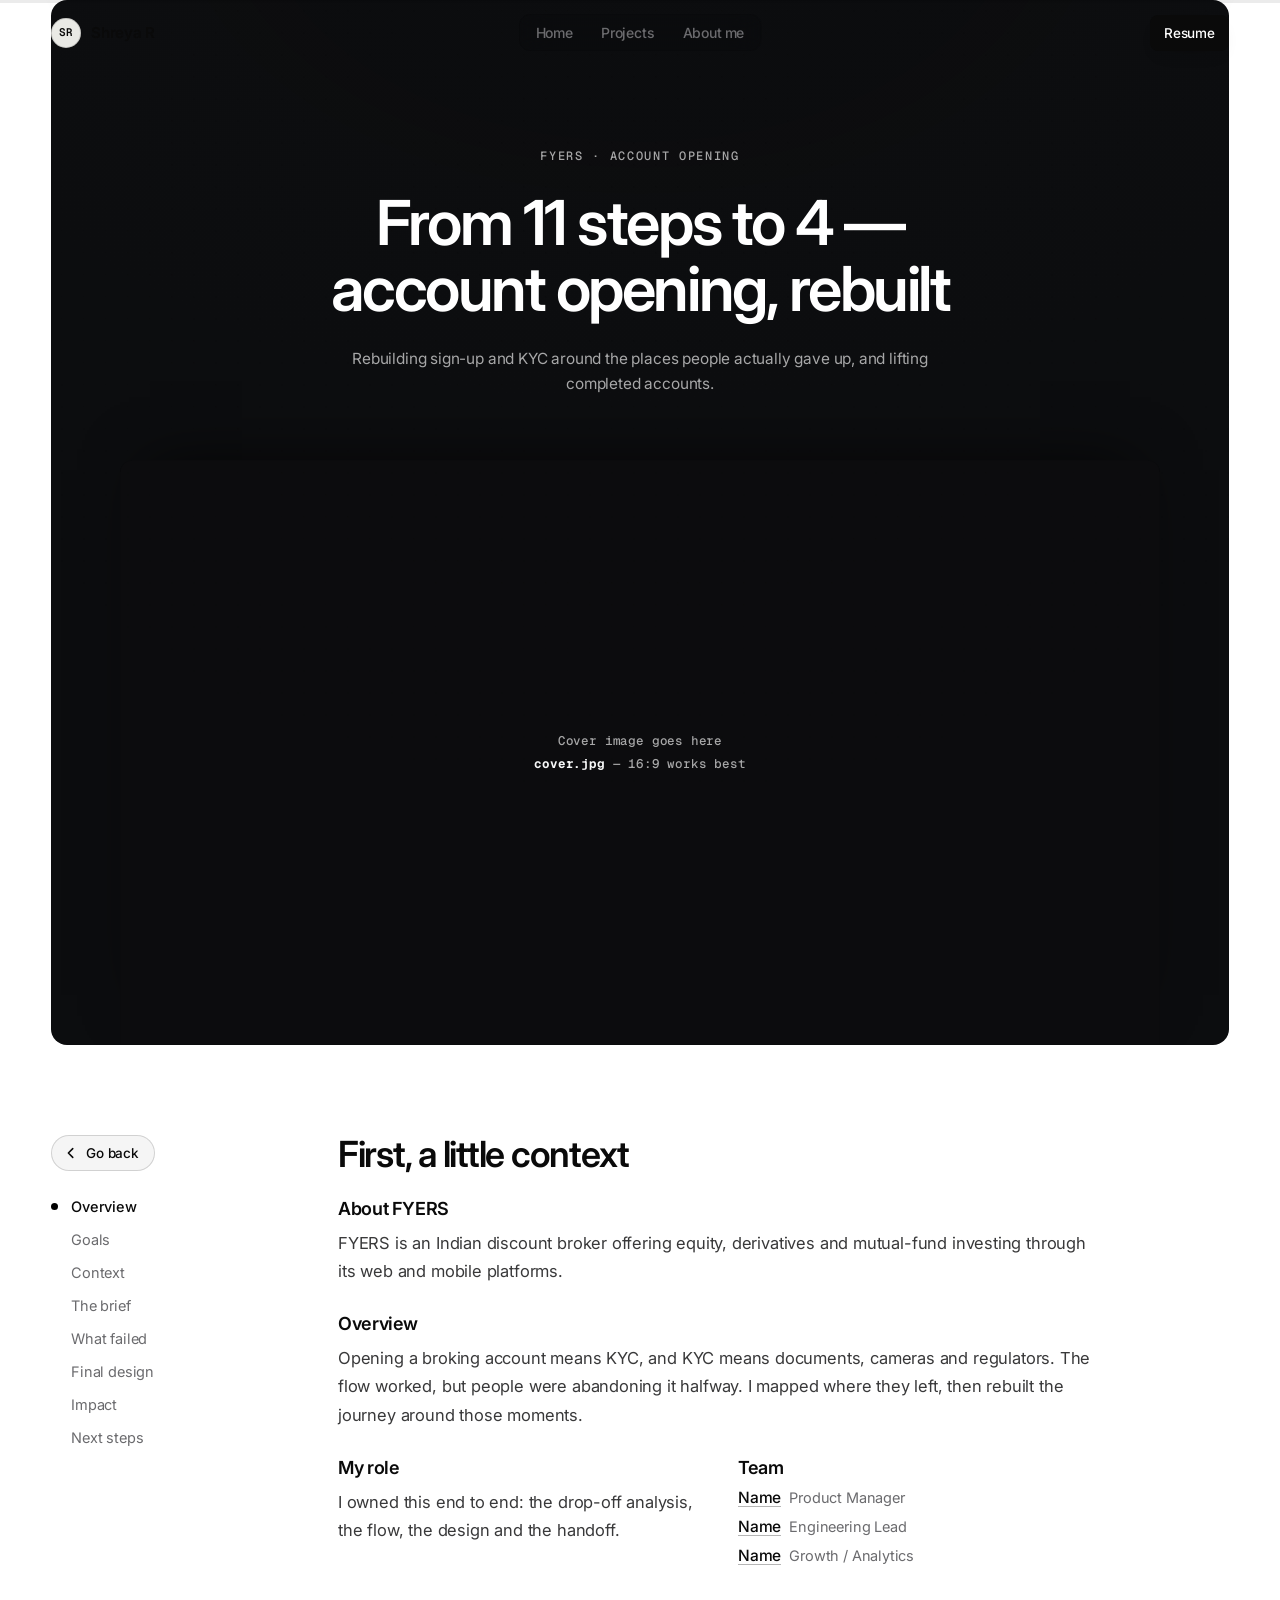
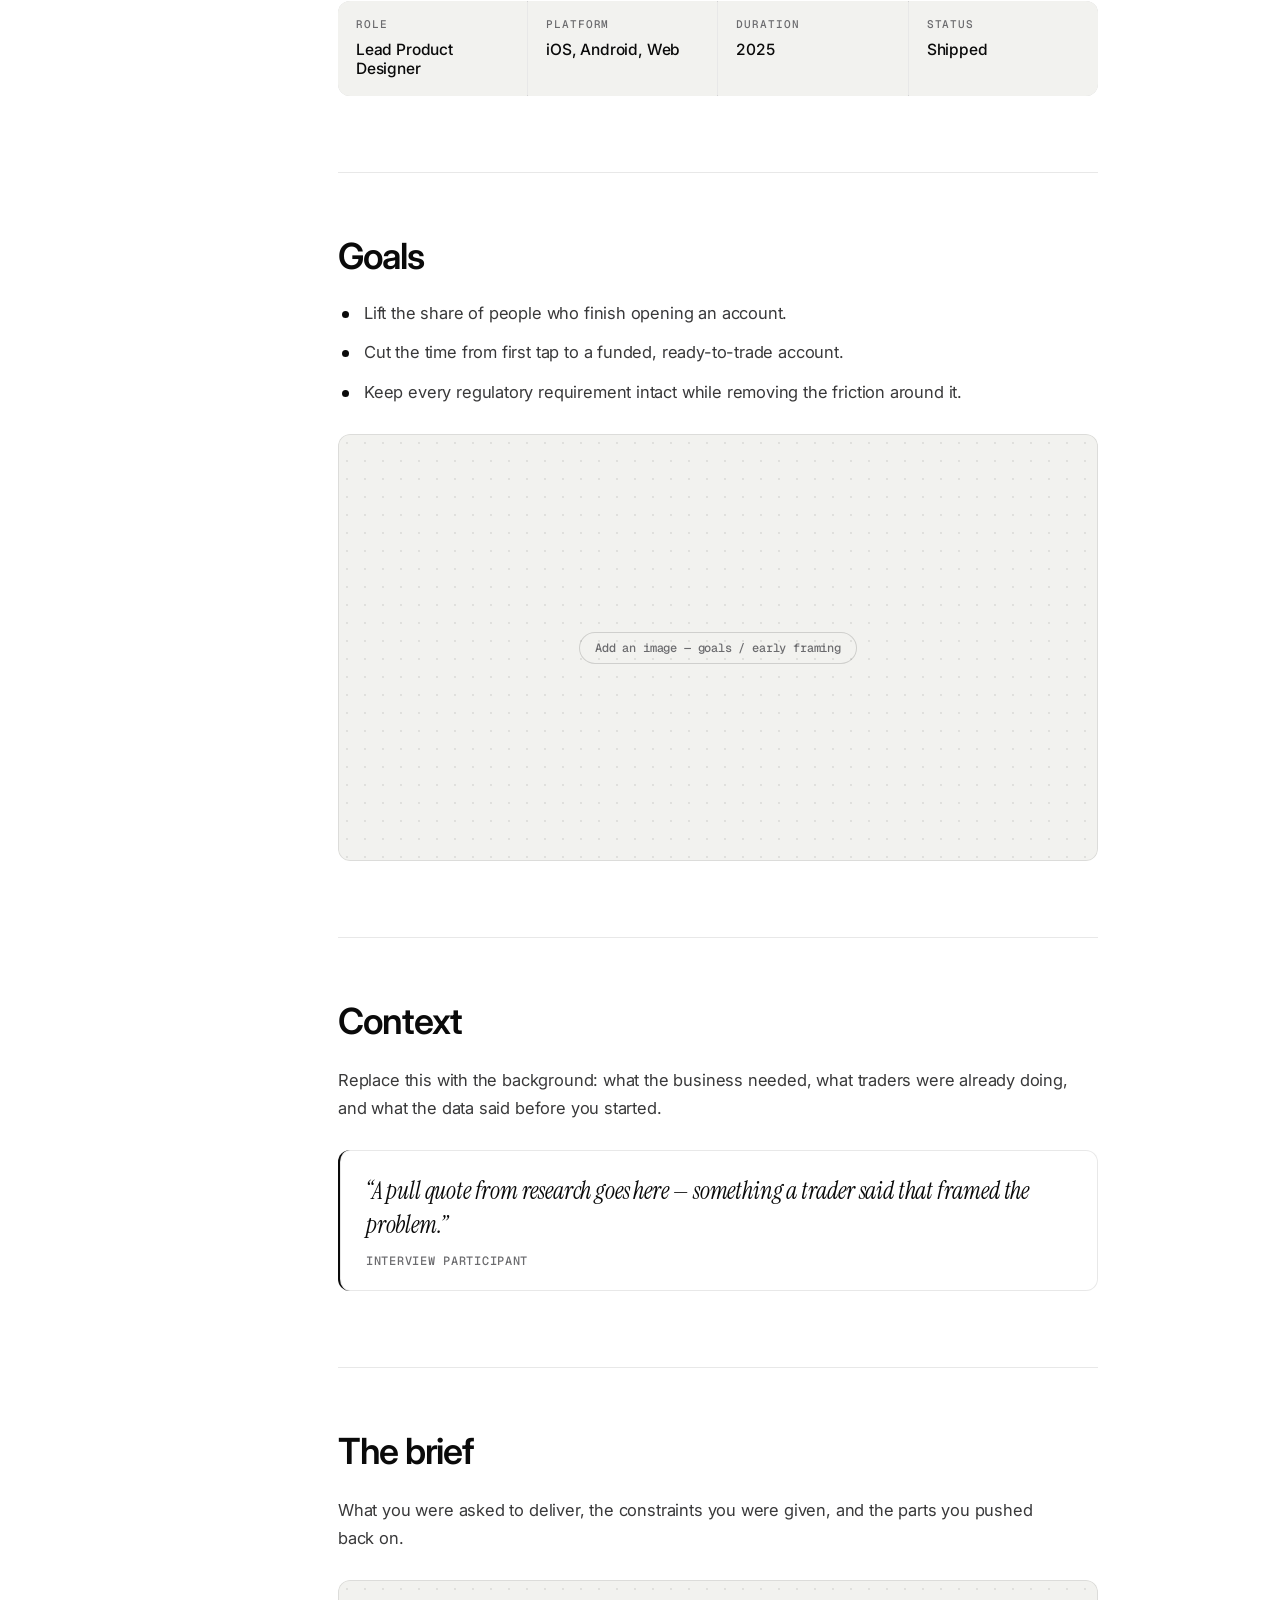
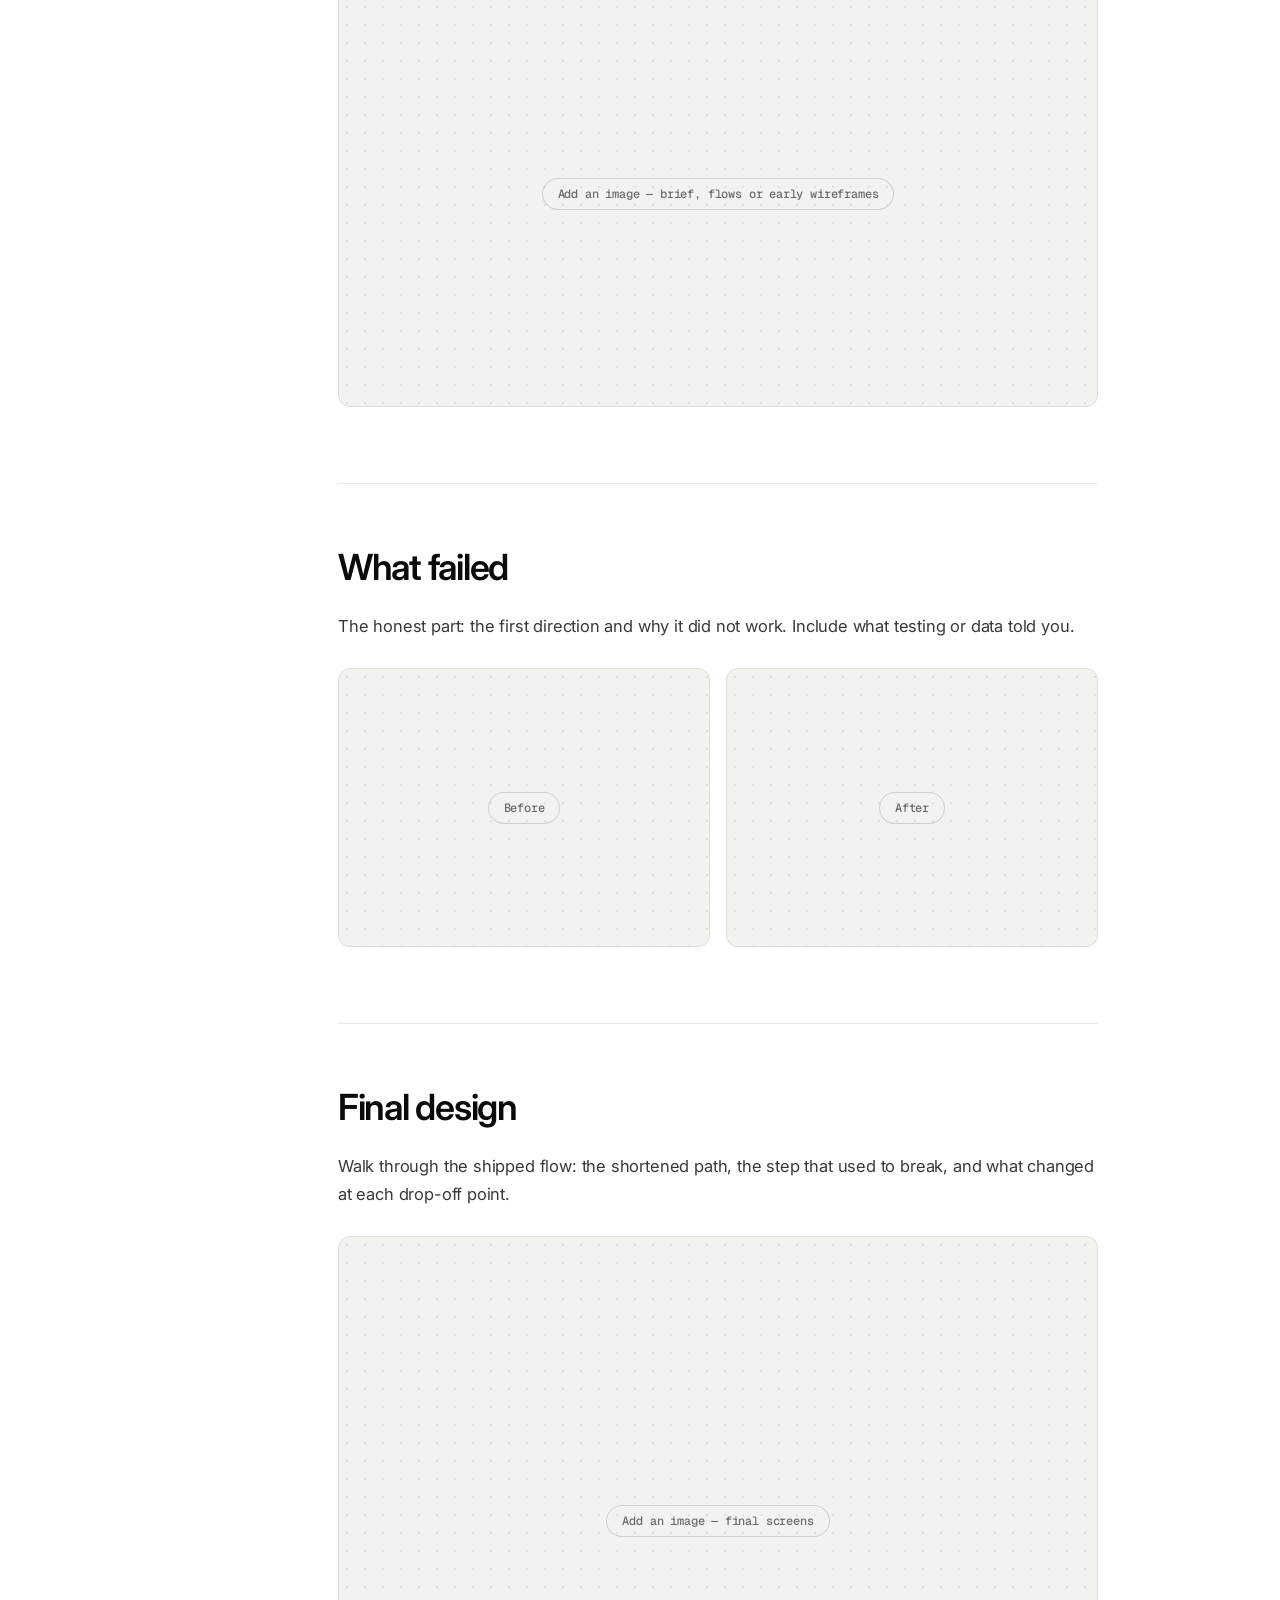
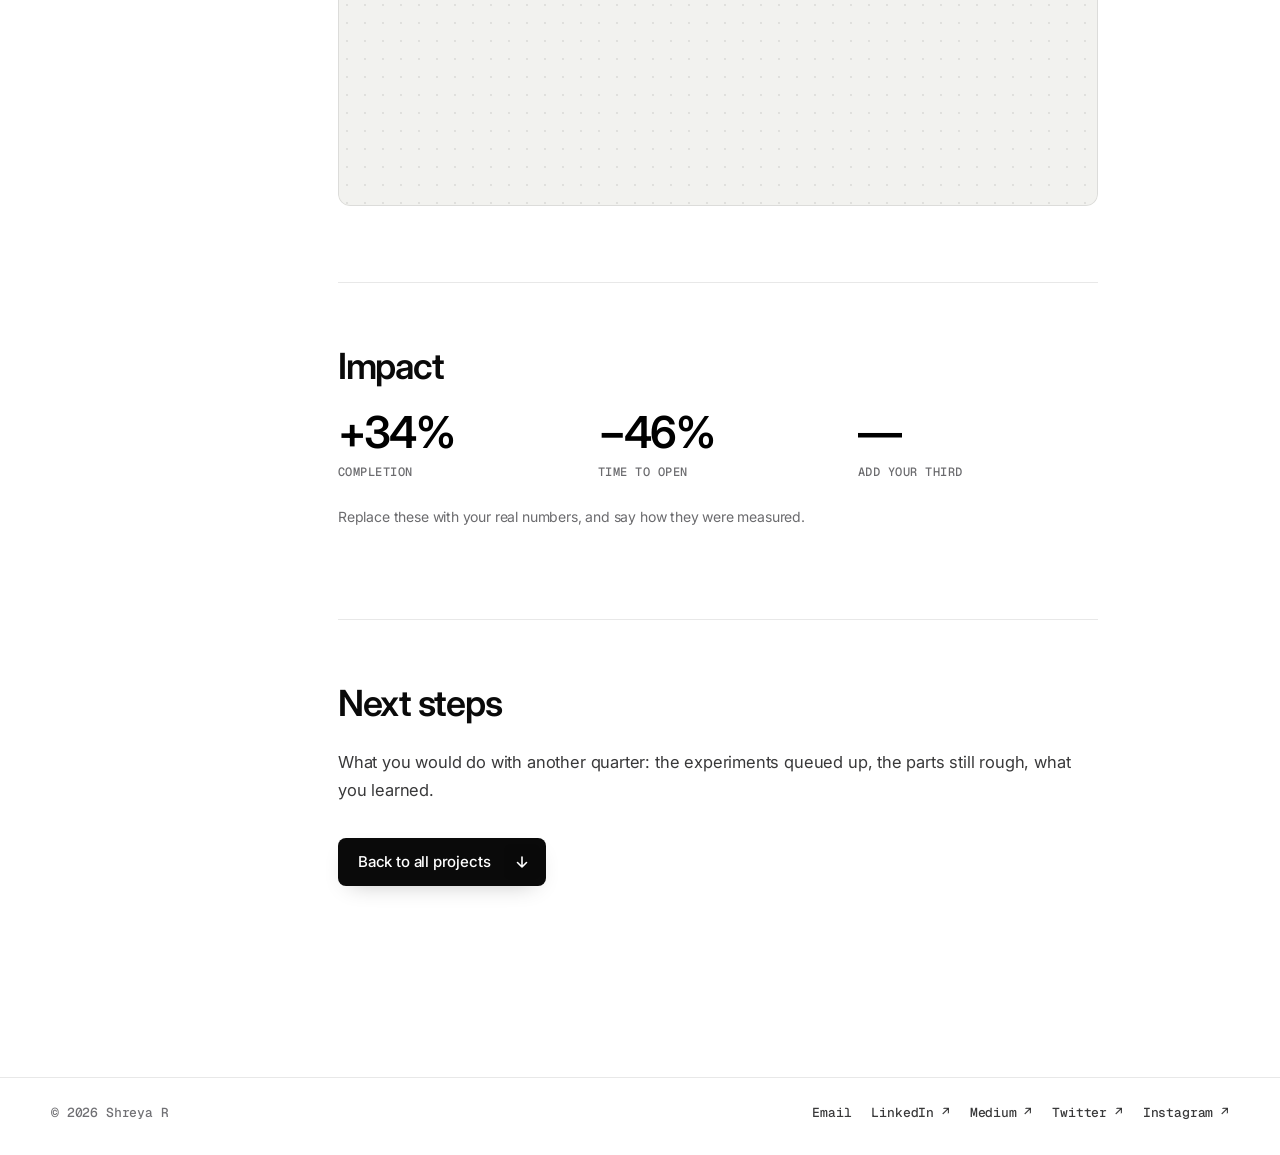
<file: case-onboarding.html>
<!DOCTYPE html>
<html lang="en">
<head>
  <meta charset="UTF-8" />
  <meta name="viewport" content="width=device-width, initial-scale=1.0" />
  <title>Onboarding conversion at FYERS — Shreya R</title>
  <meta name="description" content="Case study: Rebuilding sign-up and KYC around the places people actually gave up, and lifting completed accounts." />
  <meta name="theme-color" content="#ffffff" />
  <script>
    document.documentElement.classList.add('js');
  </script>
  <link rel="preconnect" href="https://fonts.googleapis.com" />
  <link rel="preconnect" href="https://fonts.gstatic.com" crossorigin />
  <link href="https://fonts.googleapis.com/css2?family=Inter:wght@400;500;600;700&family=Geist+Mono:wght@400;500&family=Instrument+Serif:ital@0;1&family=Caveat:wght@500;600&display=swap" rel="stylesheet" />
  <link rel="stylesheet" href="styles.css" />
  <link rel="stylesheet" href="case.css" />
</head>
<body class="case-page">

  <!-- Reading progress -->
  <div class="progress" aria-hidden="true"><span id="progressBar"></span></div>

  <a class="skip" href="#overview">Skip to content</a>

  <!-- NAV -->
  <header class="nav" id="nav">
    <a href="index.html#home" class="nav__logo" aria-label="Shreya R — home">
      <span class="nav__avatar" aria-hidden="true">SR</span>
      <span class="nav__name">Shreya R</span>
    </a>
    <nav class="nav__tabs" aria-label="Primary">
      <span class="nav__pill" aria-hidden="true"></span>
      <a href="index.html#home">Home</a>
      <a href="index.html#work" class="is-active" aria-current="true">Projects</a>
      <a href="index.html#about">About<span class="nav__long"> me</span></a>
    </nav>
    <div class="nav__actions">
    <a class="nav__resume" href="https://drive.google.com/file/d/1bgh8Nef4t42Xf_6Ved0tOeXRxqjm5tXZ/view?usp=sharing" target="_blank" rel="noopener">
      Resume
    </a>
    </div>
  </header>

  <!-- ═══════════════════════════ BANNER ═══════════════════════════ -->
  <section class="banner">
    <div class="banner__inner">
      <p class="banner__eyebrow">FYERS · Account opening</p>
      <h1 class="banner__title">From 11 steps to 4 — account opening, rebuilt</h1>
      <p class="banner__sub">Rebuilding sign-up and KYC around the places people actually gave up, and lifting completed accounts.</p>
    </div>
    <figure class="banner__frame">
      <span class="banner__ph">Cover image goes here<br /><b>cover.jpg</b> — 16:9 works best</span>
    </figure>
  </section>

  <!-- ═══════════════════════════ CASE BODY ═══════════════════════════ -->
  <div class="case container">

    <aside class="case__side">
      <a class="back" href="index.html#work">
        <svg viewBox="0 0 16 16" aria-hidden="true"><path d="M10 3 5 8l5 5"/></svg>
        Go back
      </a>
      <nav class="toc" id="toc" aria-label="Sections">
        <a href="#overview" class="is-active">Overview</a>
        <a href="#goals">Goals</a>
        <a href="#context">Context</a>
        <a href="#brief">The brief</a>
        <a href="#failed">What failed</a>
        <a href="#design">Final design</a>
        <a href="#impact">Impact</a>
        <a href="#next">Next steps</a>
      </nav>
    </aside>

    <main class="case__body">

      <section id="overview" class="sec">
        <h2 class="sec__title">First, a little context</h2>

        <h3>About FYERS</h3>
        <p>FYERS is an Indian discount broker offering equity, derivatives and mutual-fund investing through its web and mobile platforms.</p>

        <h3>Overview</h3>
        <p>Opening a broking account means KYC, and KYC means documents, cameras and regulators. The flow worked, but people were abandoning it halfway. I mapped where they left, then rebuilt the journey around those moments.</p>

        <div class="split">
          <div>
            <h3>My role</h3>
            <p>I owned this end to end: the drop-off analysis, the flow, the design and the handoff.</p>
          </div>
          <div>
            <h3>Team</h3>
            <ul class="people">
              <li><b>Name</b> <span>Product Manager</span></li>
              <li><b>Name</b> <span>Engineering Lead</span></li>
              <li><b>Name</b> <span>Growth / Analytics</span></li>
            </ul>
          </div>
        </div>

        <dl class="facts">
          <div><dt>Role</dt><dd>Lead Product Designer</dd></div>
          <div><dt>Platform</dt><dd>iOS, Android, Web</dd></div>
          <div><dt>Duration</dt><dd>2025</dd></div>
          <div><dt>Status</dt><dd>Shipped</dd></div>
        </dl>
      </section>

      <section id="goals" class="sec">
        <h2 class="sec__title">Goals</h2>
        <ul class="list">
          <li>Lift the share of people who finish opening an account.</li>
          <li>Cut the time from first tap to a funded, ready-to-trade account.</li>
          <li>Keep every regulatory requirement intact while removing the friction around it.</li>
        </ul>
        <figure class="shot"><span>Add an image — goals / early framing</span></figure>
      </section>

      <section id="context" class="sec">
        <h2 class="sec__title">Context</h2>
        <p>Replace this with the background: what the business needed, what traders were already doing, and what the data said before you started.</p>
        <blockquote class="quote">“A pull quote from research goes here — something a trader said that framed the problem.”<cite>Interview participant</cite></blockquote>
      </section>

      <section id="brief" class="sec">
        <h2 class="sec__title">The brief</h2>
        <p>What you were asked to deliver, the constraints you were given, and the parts you pushed back on.</p>
        <figure class="shot"><span>Add an image — brief, flows or early wireframes</span></figure>
      </section>

      <section id="failed" class="sec">
        <h2 class="sec__title">What failed</h2>
        <p>The honest part: the first direction and why it did not work. Include what testing or data told you.</p>
        <div class="compare">
          <figure class="shot shot--sm"><span>Before</span></figure>
          <figure class="shot shot--sm"><span>After</span></figure>
        </div>
      </section>

      <section id="design" class="sec">
        <h2 class="sec__title">Final design</h2>
        <p>Walk through the shipped flow: the shortened path, the step that used to break, and what changed at each drop-off point.</p>
        <figure class="shot shot--tall"><span>Add an image — final screens</span></figure>
      </section>

      <section id="impact" class="sec">
        <h2 class="sec__title">Impact</h2>
        <ul class="outcomes">
          <li><strong>+34%</strong><span>Completion</span></li>
          <li><strong>−46%</strong><span>Time to open</span></li>
          <li><strong>—</strong><span>Add your third</span></li>
        </ul>
        <p class="note">Replace these with your real numbers, and say how they were measured.</p>
      </section>

      <section id="next" class="sec">
        <h2 class="sec__title">Next steps</h2>
        <p>What you would do with another quarter: the experiments queued up, the parts still rough, what you learned.</p>
        <a class="btn btn--primary next-case" href="index.html#work">
          Back to all projects
          <span class="btn__arrow" aria-hidden="true">
            <svg viewBox="0 0 16 16"><path d="M8 3v10M3.5 8.5 8 13l4.5-4.5"/></svg>
            <svg viewBox="0 0 16 16"><path d="M8 3v10M3.5 8.5 8 13l4.5-4.5"/></svg>
          </span>
        </a>
      </section>

    </main>
  </div>

  <footer class="foot">
    <div class="container foot__inner">
      <span>© 2026 Shreya R</span>
      <nav class="foot__links" aria-label="Elsewhere">
        <a href="mailto:rshreya.design@gmail.com">Email</a>
        <a href="https://www.linkedin.com/in/r-shreya" target="_blank" rel="noopener">LinkedIn ↗</a>
        <a href="https://medium.com/@shreyar18" target="_blank" rel="noopener">Medium ↗</a>
        <a href="https://twitter.com/__shreyar__" target="_blank" rel="noopener">Twitter ↗</a>
        <a href="https://www.instagram.com/siireya.design/" target="_blank" rel="noopener">Instagram ↗</a>
      </nav>
    </div>
  </footer>

  <script src="script.js"></script>
  <script src="case.js"></script>
</body>
</html>
</file>
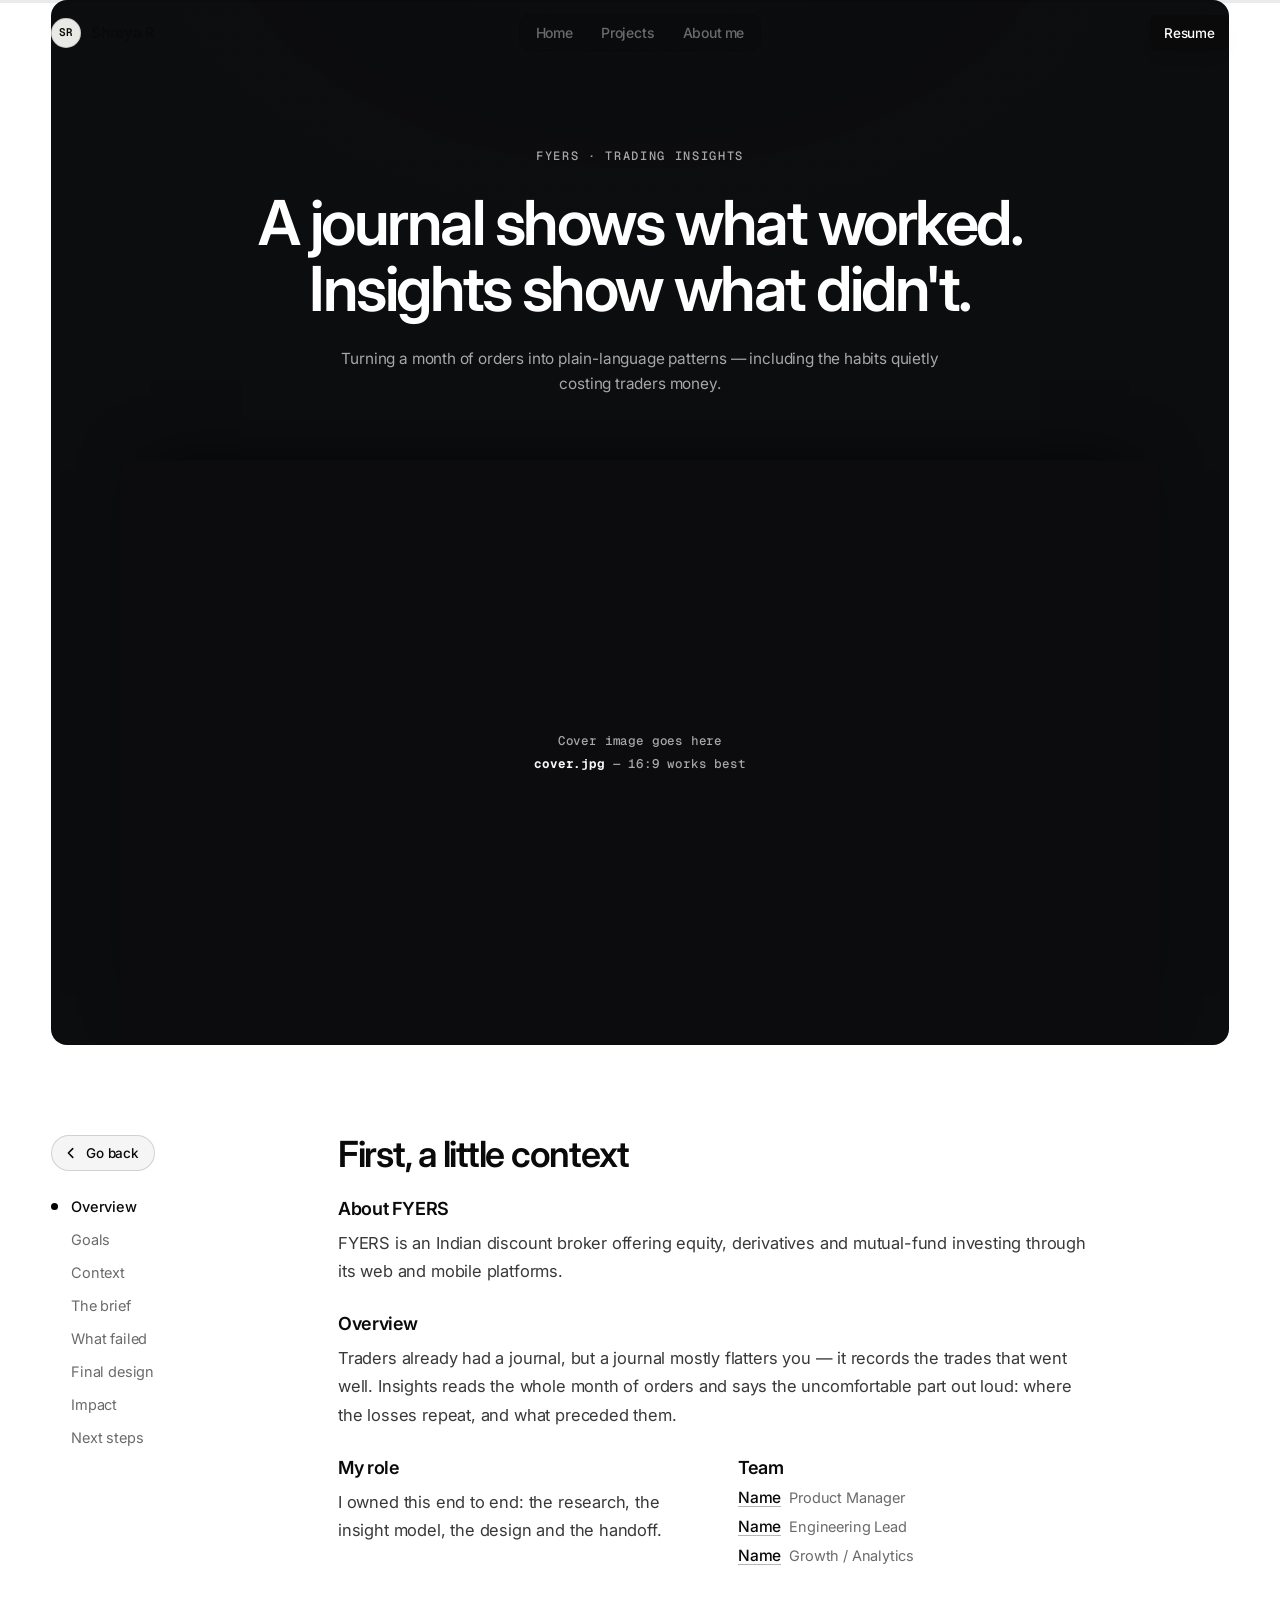
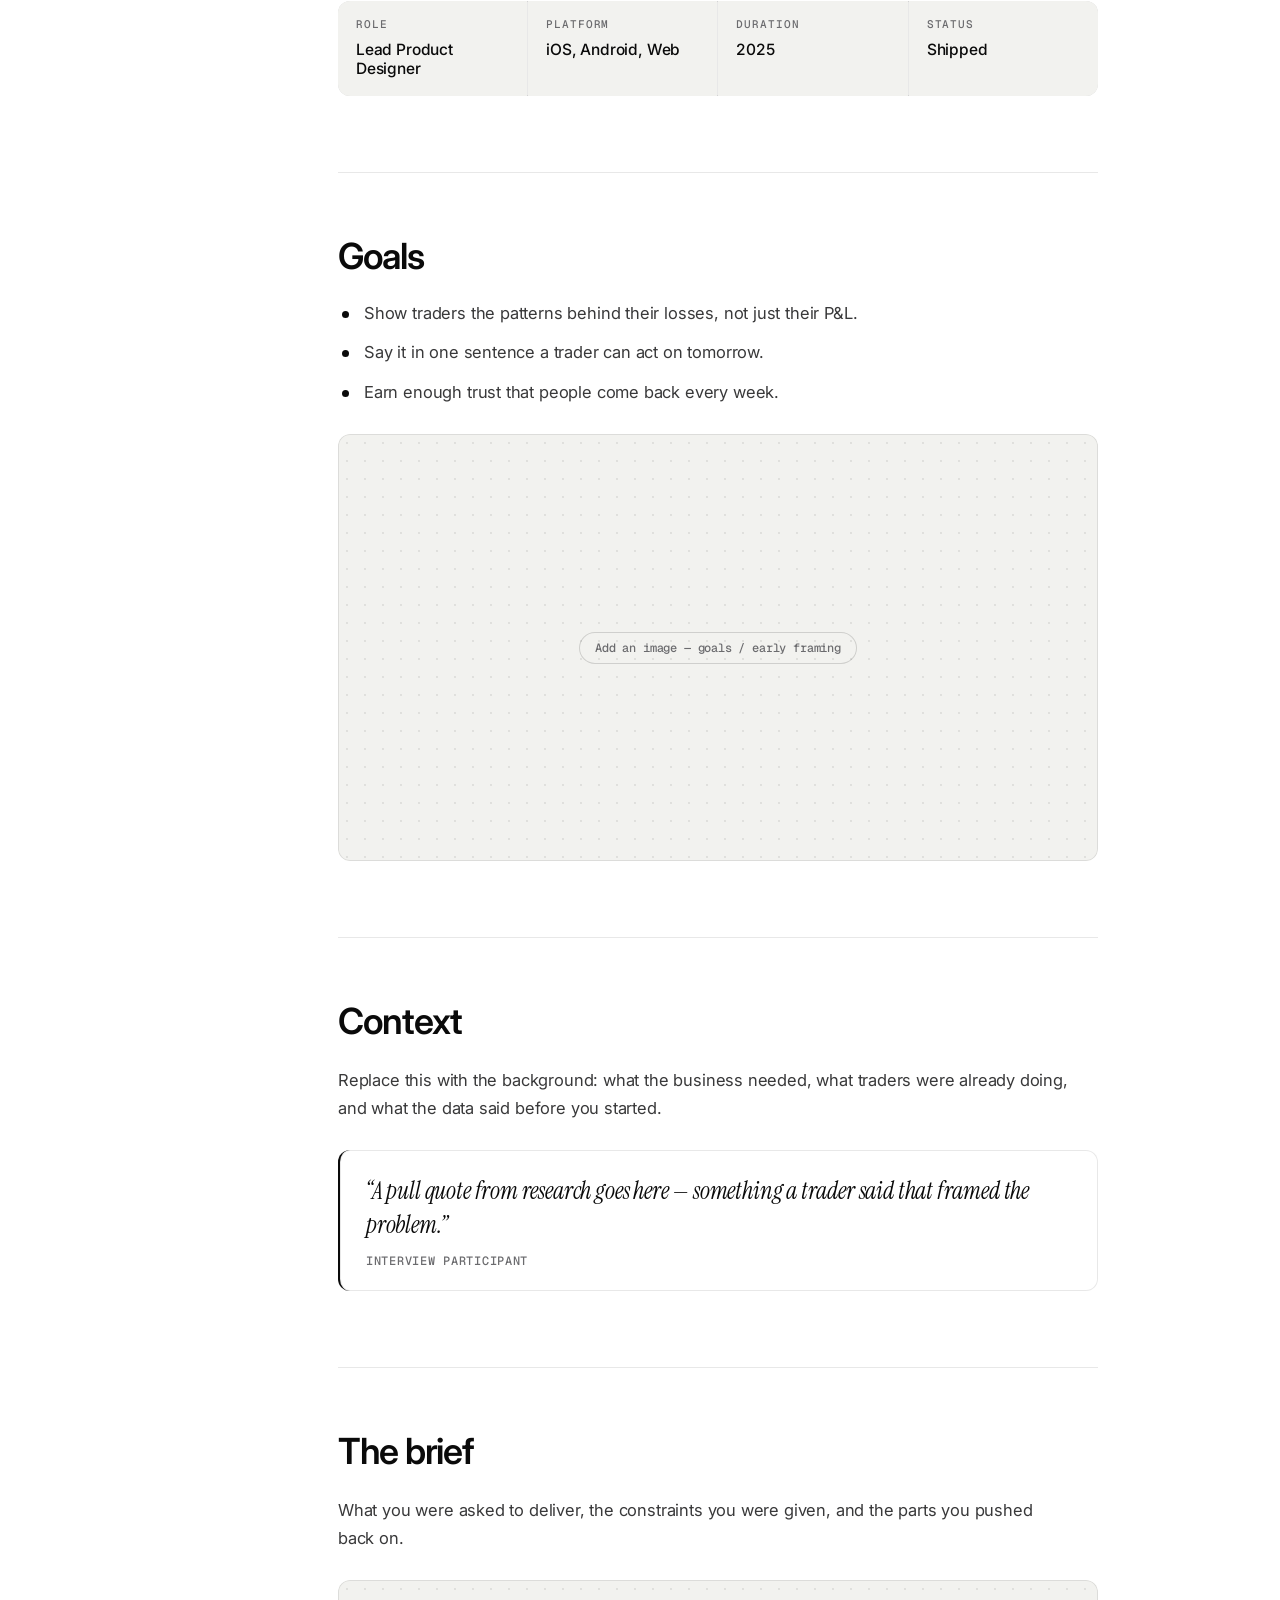
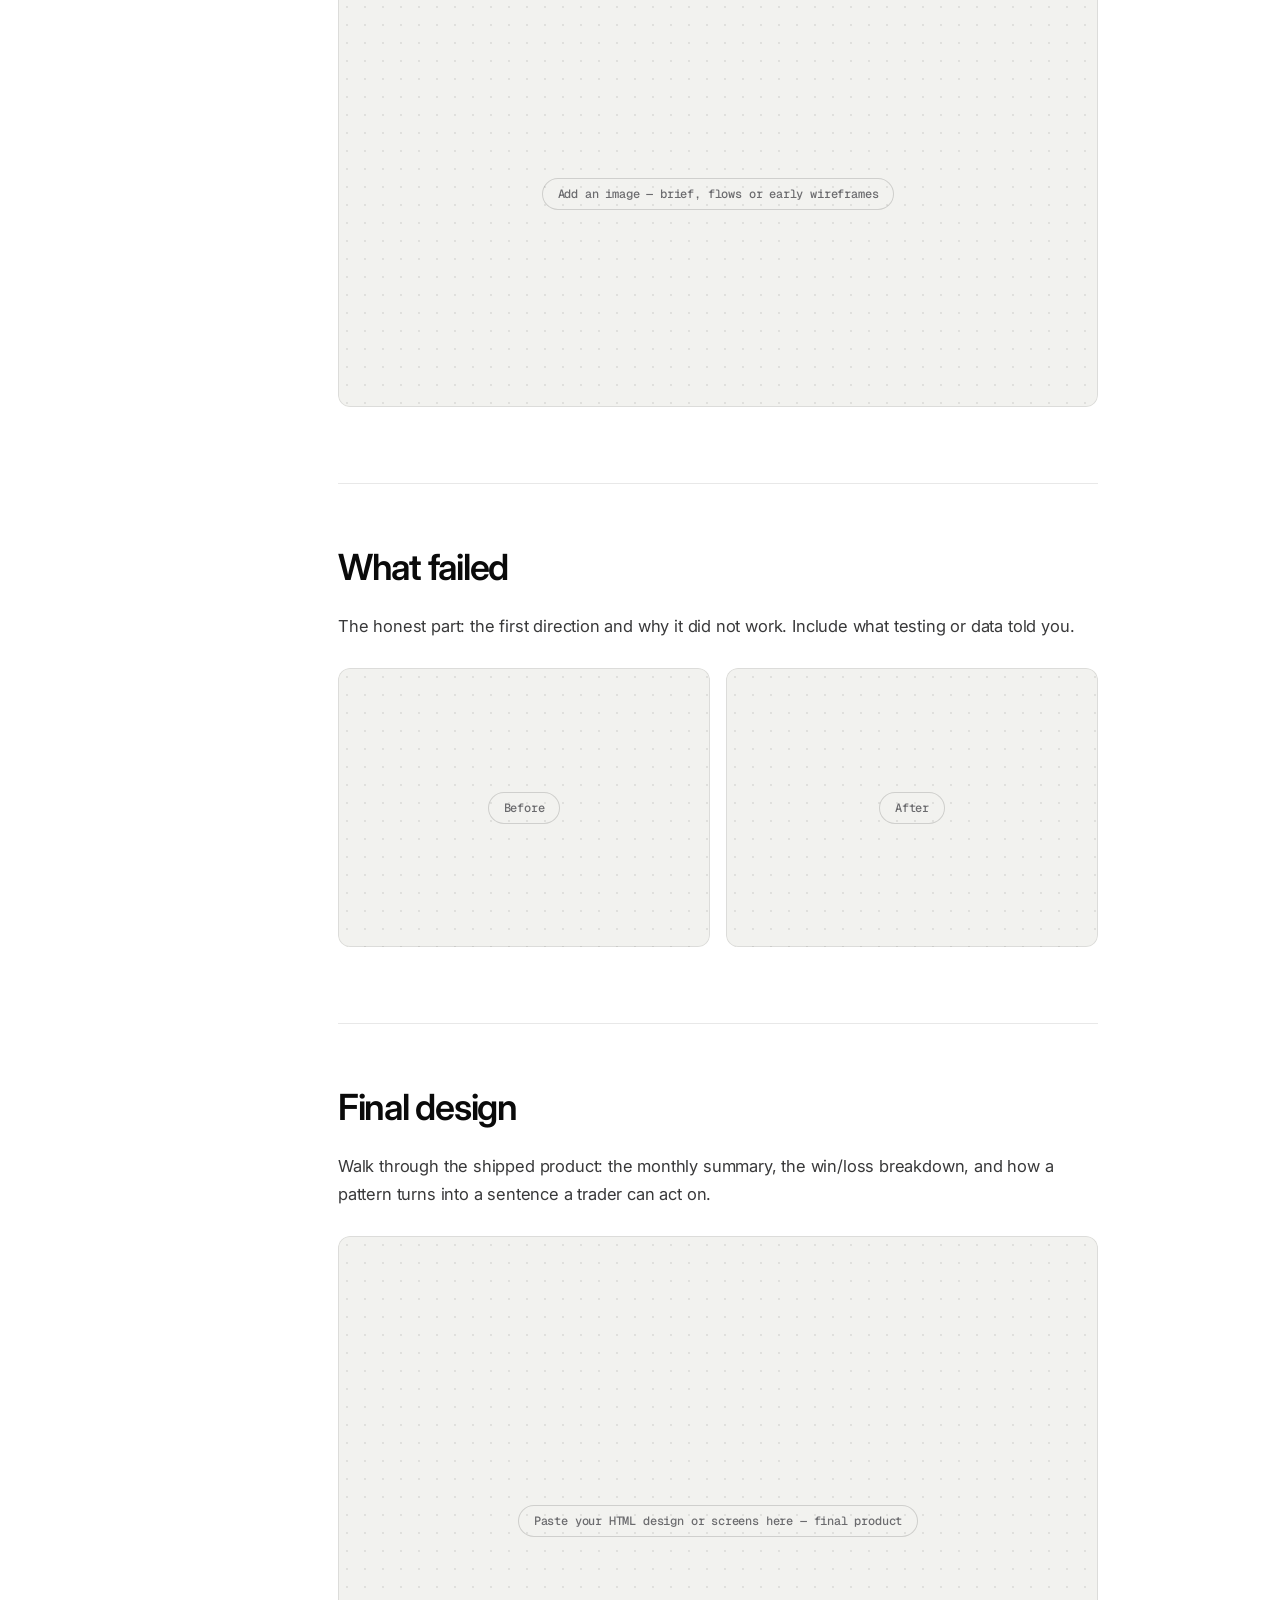
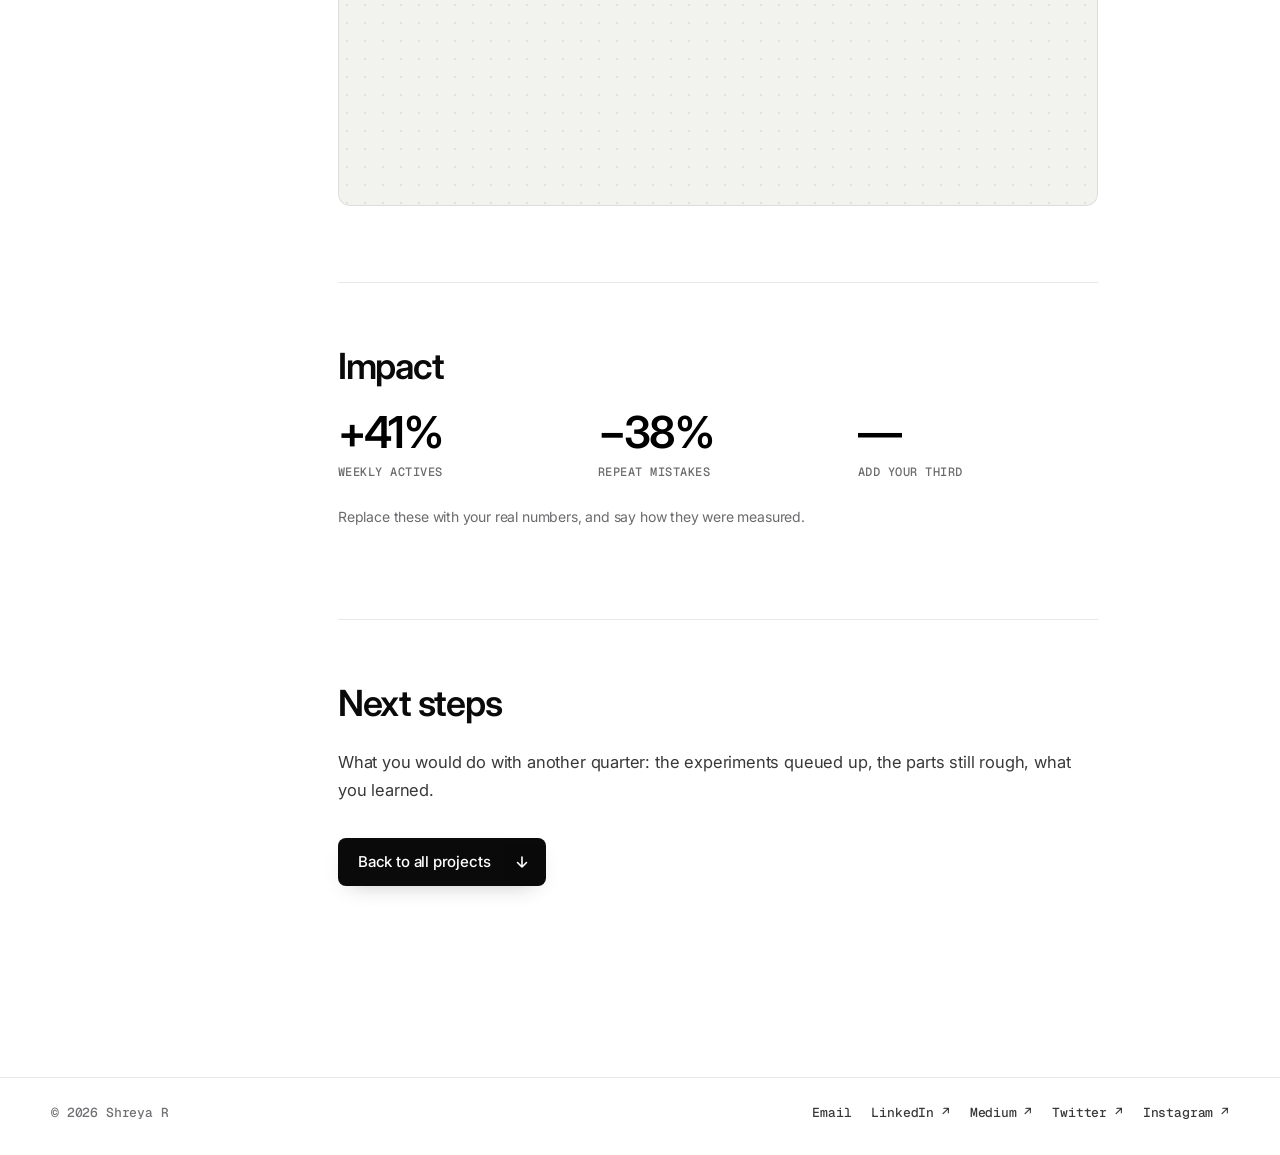
<file: case-trading-insights.html>
<!DOCTYPE html>
<html lang="en">
<head>
  <meta charset="UTF-8" />
  <meta name="viewport" content="width=device-width, initial-scale=1.0" />
  <title>Trading Insights for FYERS — Shreya R</title>
  <meta name="description" content="Case study: Turning a month of orders into plain-language patterns — including the habits quietly costing traders money." />
  <meta name="theme-color" content="#ffffff" />
  <script>
    document.documentElement.classList.add('js');
  </script>
  <link rel="preconnect" href="https://fonts.googleapis.com" />
  <link rel="preconnect" href="https://fonts.gstatic.com" crossorigin />
  <link href="https://fonts.googleapis.com/css2?family=Inter:wght@400;500;600;700&family=Geist+Mono:wght@400;500&family=Instrument+Serif:ital@0;1&family=Caveat:wght@500;600&display=swap" rel="stylesheet" />
  <link rel="stylesheet" href="styles.css" />
  <link rel="stylesheet" href="case.css" />
</head>
<body class="case-page">

  <!-- Reading progress -->
  <div class="progress" aria-hidden="true"><span id="progressBar"></span></div>

  <a class="skip" href="#overview">Skip to content</a>

  <!-- NAV -->
  <header class="nav" id="nav">
    <a href="index.html#home" class="nav__logo" aria-label="Shreya R — home">
      <span class="nav__avatar" aria-hidden="true">SR</span>
      <span class="nav__name">Shreya R</span>
    </a>
    <nav class="nav__tabs" aria-label="Primary">
      <span class="nav__pill" aria-hidden="true"></span>
      <a href="index.html#home">Home</a>
      <a href="index.html#work" class="is-active" aria-current="true">Projects</a>
      <a href="index.html#about">About<span class="nav__long"> me</span></a>
    </nav>
    <div class="nav__actions">
    <a class="nav__resume" href="https://drive.google.com/file/d/1bgh8Nef4t42Xf_6Ved0tOeXRxqjm5tXZ/view?usp=sharing" target="_blank" rel="noopener">
      Resume
    </a>
    </div>
  </header>

  <!-- ═══════════════════════════ BANNER ═══════════════════════════ -->
  <section class="banner">
    <div class="banner__inner">
      <p class="banner__eyebrow">FYERS · Trading Insights</p>
      <h1 class="banner__title">A journal shows what worked. Insights show what didn't.</h1>
      <p class="banner__sub">Turning a month of orders into plain-language patterns — including the habits quietly costing traders money.</p>
    </div>
    <figure class="banner__frame">
      <span class="banner__ph">Cover image goes here<br /><b>cover.jpg</b> — 16:9 works best</span>
    </figure>
  </section>

  <!-- ═══════════════════════════ CASE BODY ═══════════════════════════ -->
  <div class="case container">

    <aside class="case__side">
      <a class="back" href="index.html#work">
        <svg viewBox="0 0 16 16" aria-hidden="true"><path d="M10 3 5 8l5 5"/></svg>
        Go back
      </a>
      <nav class="toc" id="toc" aria-label="Sections">
        <a href="#overview" class="is-active">Overview</a>
        <a href="#goals">Goals</a>
        <a href="#context">Context</a>
        <a href="#brief">The brief</a>
        <a href="#failed">What failed</a>
        <a href="#design">Final design</a>
        <a href="#impact">Impact</a>
        <a href="#next">Next steps</a>
      </nav>
    </aside>

    <main class="case__body">

      <section id="overview" class="sec">
        <h2 class="sec__title">First, a little context</h2>

        <h3>About FYERS</h3>
        <p>FYERS is an Indian discount broker offering equity, derivatives and mutual-fund investing through its web and mobile platforms.</p>

        <h3>Overview</h3>
        <p>Traders already had a journal, but a journal mostly flatters you — it records the trades that went well. Insights reads the whole month of orders and says the uncomfortable part out loud: where the losses repeat, and what preceded them.</p>

        <div class="split">
          <div>
            <h3>My role</h3>
            <p>I owned this end to end: the research, the insight model, the design and the handoff.</p>
          </div>
          <div>
            <h3>Team</h3>
            <ul class="people">
              <li><b>Name</b> <span>Product Manager</span></li>
              <li><b>Name</b> <span>Engineering Lead</span></li>
              <li><b>Name</b> <span>Growth / Analytics</span></li>
            </ul>
          </div>
        </div>

        <dl class="facts">
          <div><dt>Role</dt><dd>Lead Product Designer</dd></div>
          <div><dt>Platform</dt><dd>iOS, Android, Web</dd></div>
          <div><dt>Duration</dt><dd>2025</dd></div>
          <div><dt>Status</dt><dd>Shipped</dd></div>
        </dl>
      </section>

      <section id="goals" class="sec">
        <h2 class="sec__title">Goals</h2>
        <ul class="list">
          <li>Show traders the patterns behind their losses, not just their P&amp;L.</li>
          <li>Say it in one sentence a trader can act on tomorrow.</li>
          <li>Earn enough trust that people come back every week.</li>
        </ul>
        <figure class="shot"><span>Add an image — goals / early framing</span></figure>
      </section>

      <section id="context" class="sec">
        <h2 class="sec__title">Context</h2>
        <p>Replace this with the background: what the business needed, what traders were already doing, and what the data said before you started.</p>
        <blockquote class="quote">“A pull quote from research goes here — something a trader said that framed the problem.”<cite>Interview participant</cite></blockquote>
      </section>

      <section id="brief" class="sec">
        <h2 class="sec__title">The brief</h2>
        <p>What you were asked to deliver, the constraints you were given, and the parts you pushed back on.</p>
        <figure class="shot"><span>Add an image — brief, flows or early wireframes</span></figure>
      </section>

      <section id="failed" class="sec">
        <h2 class="sec__title">What failed</h2>
        <p>The honest part: the first direction and why it did not work. Include what testing or data told you.</p>
        <div class="compare">
          <figure class="shot shot--sm"><span>Before</span></figure>
          <figure class="shot shot--sm"><span>After</span></figure>
        </div>
      </section>

      <section id="design" class="sec">
        <h2 class="sec__title">Final design</h2>
        <p>Walk through the shipped product: the monthly summary, the win/loss breakdown, and how a pattern turns into a sentence a trader can act on.</p>
        <figure class="shot shot--tall"><span>Paste your HTML design or screens here — final product</span></figure>
      </section>

      <section id="impact" class="sec">
        <h2 class="sec__title">Impact</h2>
        <ul class="outcomes">
          <li><strong>+41%</strong><span>Weekly actives</span></li>
          <li><strong>−38%</strong><span>Repeat mistakes</span></li>
          <li><strong>—</strong><span>Add your third</span></li>
        </ul>
        <p class="note">Replace these with your real numbers, and say how they were measured.</p>
      </section>

      <section id="next" class="sec">
        <h2 class="sec__title">Next steps</h2>
        <p>What you would do with another quarter: the experiments queued up, the parts still rough, what you learned.</p>
        <a class="btn btn--primary next-case" href="index.html#work">
          Back to all projects
          <span class="btn__arrow" aria-hidden="true">
            <svg viewBox="0 0 16 16"><path d="M8 3v10M3.5 8.5 8 13l4.5-4.5"/></svg>
            <svg viewBox="0 0 16 16"><path d="M8 3v10M3.5 8.5 8 13l4.5-4.5"/></svg>
          </span>
        </a>
      </section>

    </main>
  </div>

  <footer class="foot">
    <div class="container foot__inner">
      <span>© 2026 Shreya R</span>
      <nav class="foot__links" aria-label="Elsewhere">
        <a href="mailto:rshreya.design@gmail.com">Email</a>
        <a href="https://www.linkedin.com/in/r-shreya" target="_blank" rel="noopener">LinkedIn ↗</a>
        <a href="https://medium.com/@shreyar18" target="_blank" rel="noopener">Medium ↗</a>
        <a href="https://twitter.com/__shreyar__" target="_blank" rel="noopener">Twitter ↗</a>
        <a href="https://www.instagram.com/siireya.design/" target="_blank" rel="noopener">Instagram ↗</a>
      </nav>
    </div>
  </footer>

  <script src="script.js"></script>
  <script src="case.js"></script>
</body>
</html>
</file>
<file: styles.css>
/* ═════════════════════════════ TOKENS ═════════════════════════════ */
/* Light only. Monochrome throughout — the "brand" is simply ink on paper. */
:root {
  --bg: #ffffff;
  --bg-2: #f7f7f5;
  --surface: #ffffff;
  --surface-2: #f2f2ef;
  --surface-3: #e9e9e5;

  --line: rgba(10, 10, 10, 0.09);
  --line-2: rgba(10, 10, 10, 0.15);
  --line-3: rgba(10, 10, 10, 0.3);

  --text: #0a0a0a;
  --body: #39393a;
  --muted: #6b6b6e;
  /* Quieter greys still clear 4.5:1 on every light surface they sit on */
  --muted-2: #6b6b6e;
  --dim: #707074;

  --brand: #0a0a0a;
  --brand-hi: #000000;
  --brand-soft: rgba(10, 10, 10, 0.07);
  --brand-glow: rgba(10, 10, 10, 0.3);
  --on-brand: #ffffff;

  --fill: rgba(10, 10, 10, 0.04);
  --fill-2: rgba(10, 10, 10, 0.08);
  --glass: var(--glass);
  --glass-solid: rgba(255, 255, 255, 0.92);

  --shadow-sm: 0 1px 2px rgba(0, 0, 0, 0.05);
  --shadow-md: 0 14px 30px -18px rgba(20, 20, 30, 0.35);
  --shadow-lg: 0 34px 70px -34px rgba(20, 20, 30, 0.35);

  --dot: rgba(10, 10, 10, 0.17);
  --dot-rgb: 10, 10, 10;
  --ambient: rgba(10, 10, 10, 0.05);

  --font: 'Inter', ui-sans-serif, system-ui, -apple-system, 'Segoe UI', Roboto, sans-serif;
  --mono: 'Geist Mono', ui-monospace, SFMono-Regular, Menlo, Consolas, monospace;
  --serif: 'Instrument Serif', 'Times New Roman', Georgia, serif;
  --hand: 'Caveat', 'Segoe Script', cursive;

  --r-sm: 6px;
  --r-md: 8px;
  --r-lg: 12px;
  --r-xl: 16px;

  --ease: cubic-bezier(0.2, 0.8, 0.2, 1);
  --gutter: clamp(16px, 4vw, 56px);
  --max: 1280px;

  color-scheme: light;
}


*, *::before, *::after { box-sizing: border-box; }
html { scroll-behavior: smooth; }
body {
  margin: 0;
  position: relative;
  background: var(--bg);
  color: var(--text);
  font-family: var(--font);
  font-size: 16px;
  letter-spacing: -0.011em;
  -webkit-font-smoothing: antialiased;
  -moz-osx-font-smoothing: grayscale;
  overflow-x: hidden;
}
/* Ambient glow, the way Linear lights its pages from above */
body::before {
  content: ""; position: fixed; inset: 0 0 auto; height: 70vh; z-index: -1;
  pointer-events: none;
  background:
    radial-gradient(70% 100% at 50% -20%, var(--ambient), transparent 72%);
}
a { color: inherit; text-decoration: none; }
img, svg { max-width: 100%; }
::selection { background: var(--brand); color: var(--on-brand); }

.skip {
  position: absolute; left: 16px; top: -60px; z-index: 100;
  padding: 10px 14px; border-radius: var(--r-md); background: var(--text); color: var(--on-brand); font-weight: 500;
}
.skip:focus { top: 16px; }

:focus-visible { outline: 2px solid var(--brand-hi); outline-offset: 3px; }

.container { max-width: var(--max); margin: 0 auto; }
/* Even heading lines; no single orphaned word at the end of a paragraph */
h1, h2, h3 { text-wrap: balance; }
p, li { text-wrap: pretty; }
.label {
  margin: 0;
  font: 500 12px/1 var(--mono);
  letter-spacing: 0.08em;
  text-transform: uppercase;
  color: var(--muted);
}

/* ═════════════════════════════ NAV ═════════════════════════════ */
.nav {
  position: fixed; inset: 0 0 auto; z-index: 50;
  display: grid; grid-template-columns: 1fr auto 1fr; align-items: center; gap: 16px;
  padding: 14px var(--gutter);
  transition: background-color .4s, box-shadow .4s;
}
.nav.is-scrolled {
  background: var(--glass-solid);
  -webkit-backdrop-filter: blur(14px) saturate(1.2);
  backdrop-filter: blur(14px) saturate(1.2);
  box-shadow: 0 1px 0 var(--line);
}
.nav__logo { display: flex; align-items: center; gap: 10px; font-size: 15px; font-weight: 600; letter-spacing: -0.02em; }
.nav__avatar {
  width: 30px; height: 30px; border-radius: 50%;
  display: grid; place-items: center;
  background: var(--surface-3); color: var(--text);
  box-shadow: inset 0 0 0 1px var(--line-2);
  font: 600 11px/1 var(--mono); letter-spacing: 0.02em;
  transition: transform .5s var(--ease);
}
.nav__logo:hover .nav__avatar { transform: scale(1.08); }

.nav__tabs {
  position: relative; justify-self: center;
  display: flex; align-items: center;
  padding: 3px;
  border-radius: var(--r-lg);
  background: var(--fill);
  -webkit-backdrop-filter: blur(12px);
  backdrop-filter: blur(12px);
  box-shadow: inset 0 0 0 1px var(--line);
}
.nav__tabs a {
  position: relative; z-index: 1;
  display: inline-flex; align-items: center; gap: 3px;
  padding: 7px 14px;
  border-radius: var(--r-md);
  font-size: 14px; font-weight: 500; white-space: nowrap;
  color: var(--muted);
  transition: color .35s var(--ease);
}
.nav__tabs a:hover { color: var(--text); }
.nav__tabs a.is-pill { color: var(--on-brand); }
.nav__pill {
  position: absolute; top: 3px; bottom: 3px; left: 0;
  width: 0; border-radius: var(--r-md);
  background: var(--text);
  opacity: 0;
  transition: transform .5s var(--ease), width .5s var(--ease), opacity .3s;
}
html:not(.js) .nav__tabs a.is-active { background: var(--text); color: var(--on-brand); }

.nav__actions { justify-self: end; display: flex; align-items: center; gap: 8px; }
.nav__resume {
  display: inline-flex; align-items: center; gap: 8px;
  height: 36px; padding: 0 14px;
  border-radius: var(--r-md);
  background: var(--brand); color: var(--on-brand);
  font-size: 13.5px; font-weight: 500; white-space: nowrap;
  box-shadow: 0 8px 20px -12px var(--brand-glow);
  transition: background-color .3s, box-shadow .3s;
}
.nav__resume svg { width: 14px; height: 14px; fill: none; stroke: currentColor; stroke-width: 1.6; stroke-linecap: round; stroke-linejoin: round; transition: transform .4s var(--ease); }
.nav__resume:hover { background: var(--brand-hi); box-shadow: 0 12px 26px -12px var(--brand-glow); }
.nav__resume:hover svg { transform: translateY(2px); }

/* ═════════════════════════════ HERO ═════════════════════════════ */
.hero {
  position: relative;
  isolation: isolate;
  min-height: 100vh;
  min-height: 100svh;
  display: grid; grid-template-rows: 1fr auto;
  padding: 120px var(--gutter) 28px;
  overflow: hidden;
}
.hero__dots {
  position: absolute; inset: 0; z-index: -2;
  width: 100%; height: 100%;
  display: block;
  pointer-events: none;
  -webkit-mask-image: radial-gradient(ellipse 95% 85% at 55% 45%, #000 45%, transparent 100%);
  mask-image: radial-gradient(ellipse 95% 85% at 55% 45%, #000 45%, transparent 100%);
}
.hero__shade {
  position: absolute; inset: 0; z-index: -1; pointer-events: none;
  will-change: opacity;
  background:
    radial-gradient(ellipse 48% 40% at 24% 48%, var(--bg) 35%, transparent 75%),
    linear-gradient(to bottom, transparent 70%, var(--bg));
}
.hero__inner {
  align-self: center;
  width: 100%; max-width: var(--max); margin: 0 auto;
  display: grid; grid-template-columns: minmax(0, 1.15fr) minmax(0, 0.85fr);
  align-items: center;
  gap: clamp(32px, 5vw, 80px);
}

.hero__chip {
  display: inline-flex; align-items: center; flex-wrap: wrap; gap: 10px;
  margin: 0 0 clamp(20px, 2.6vw, 32px);
  padding: 7px 14px 7px 11px;
  border-radius: 999px;
  background: var(--fill);
  box-shadow: inset 0 0 0 1px var(--line-2);
  -webkit-backdrop-filter: blur(8px);
  backdrop-filter: blur(8px);
  font: 500 13px/1 var(--mono);
  color: var(--body);
}
.hero__chip b { color: var(--text); font-weight: 600; }
.hero__chip-sep { width: 1px; height: 13px; background: var(--line-2); }
.pulse {
  position: relative; flex: none;
  width: 7px; height: 7px; border-radius: 50%;
  background: var(--brand-hi);
}
.pulse::after {
  content: ""; position: absolute; inset: 0; border-radius: inherit;
  background: var(--brand-hi);
  animation: pulse 2.2s var(--ease) infinite;
}
@keyframes pulse { to { transform: scale(3.2); opacity: 0; } }

.hero__title {
  margin: 0;
  font-size: clamp(38px, 5.6vw, 78px);
  font-weight: 600;
  line-height: 1.04;
  letter-spacing: -0.05em;
}
.hero__title .line {
  display: block;
  overflow: hidden;
  padding: 0 0.06em 0.12em 0;
  margin-bottom: -0.12em;
}
.hero__title .line > span { display: inline-block; }
.hero__title em {
  color: var(--brand-hi);
  font-family: var(--serif);
  font-style: italic;
  font-weight: 400;
  font-size: 1.1em;
  letter-spacing: -0.02em;
  padding-right: 0.03em;
}
.hero.is-settled .hero__title .line { overflow: visible; }

/* Rotating word — all options stack in one grid cell so the line never jumps */
.rotator { display: inline-grid; vertical-align: top; }
.rotator em {
  grid-area: 1 / 1;
  justify-self: start;
  font-family: var(--serif);
  font-style: italic;
  font-weight: 400;
  font-size: 1.12em;
  letter-spacing: -0.02em;
  opacity: 0;
  transform: translateY(0.3em) rotate(-1.5deg);
  transition: opacity .5s var(--ease), transform .6s var(--ease);
}
.rotator em.is-in { opacity: 1; transform: none; }
.rotator em.is-out { opacity: 0; transform: translateY(-0.35em) rotate(1.5deg); }

.hero__sub {
  max-width: 48ch;
  margin: clamp(22px, 2.4vw, 30px) 0 0;
  font-size: clamp(15.5px, 1.2vw, 17.5px);
  line-height: 1.65;
  color: var(--muted);
}
.hero__sub a {
  color: var(--text);
  font-weight: 500;
  box-shadow: inset 0 -1px 0 var(--line-3);
  transition: box-shadow .3s;
}
.hero__sub a:hover { box-shadow: inset 0 -1px 0 var(--text); }

.hero__actions { display: flex; flex-wrap: wrap; gap: 10px; margin-top: clamp(26px, 3vw, 36px); }

.hero__stack { display: flex; align-items: center; flex-wrap: wrap; gap: 10px 18px; margin-top: clamp(28px, 3.4vw, 44px); }
.hand { font-family: var(--hand); font-size: 20px; line-height: 1; color: var(--muted); transform: rotate(-2deg); }
.stack { display: flex; flex-wrap: wrap; gap: 8px; margin: 0; padding: 0; list-style: none; }
.stack li {
  width: 38px; height: 38px; border-radius: var(--r-md);
  display: grid; place-items: center;
  background: var(--surface-2);
  box-shadow: inset 0 0 0 1px var(--line);
  font: 500 12.5px/1 var(--font); letter-spacing: -0.02em;
  color: var(--muted);
  transition: transform .4s var(--ease), color .3s, box-shadow .3s;
}
.stack li:hover {
  transform: translateY(-4px);
  color: var(--text);
  background: var(--surface-3);
  box-shadow: inset 0 0 0 1px var(--line-3);
}
.sr-only { position: absolute; width: 1px; height: 1px; padding: 0; margin: -1px; overflow: hidden; clip: rect(0 0 0 0); white-space: nowrap; border: 0; }

/* Polaroid */
.hero__right { display: flex; justify-content: center; }
.polaroid {
  margin: 0;
  width: min(330px, 100%);
  padding: 14px 14px 16px;
  border-radius: 4px;
  background: var(--surface);
  box-shadow: 0 1px 2px rgba(0, 0, 0, 0.4), var(--shadow-lg);
  rotate: -3deg;
  transition: rotate .6s var(--ease), translate .6s var(--ease), box-shadow .6s var(--ease);
}
.polaroid:hover {
  rotate: 0deg;
  translate: 0 -8px;
  box-shadow: 0 1px 2px rgba(0, 0, 0, 0.06), 0 44px 70px -30px rgba(20, 20, 30, 0.55);
}
.polaroid__frame {
  position: relative;
  aspect-ratio: 4 / 5;
  display: grid; place-items: center;
  border-radius: 2px;
  overflow: hidden;
  background: var(--surface-2);
  box-shadow: inset 0 0 0 1px rgba(0, 0, 0, 0.08);
}
.polaroid__frame img { width: 100%; height: 100%; object-fit: cover; display: block; }
.polaroid__ph { display: none; padding: 20px; text-align: center; font: 500 12px/1.7 var(--mono); color: #6e737c; }
.polaroid__ph b { color: var(--on-brand); }
.polaroid.no-photo img { display: none; }
.polaroid.no-photo .polaroid__ph { display: block; }
.polaroid figcaption { margin-top: 14px; text-align: center; font-family: var(--hand); font-size: 20px; color: #3a3a38; }

.hero__bottom {
  width: 100%; max-width: var(--max);
  margin: clamp(28px, 4vh, 52px) auto 0;
  display: flex; justify-content: space-between; align-items: center; flex-wrap: wrap;
  gap: 14px 32px;
  font: 500 12px/1 var(--mono);
  letter-spacing: 0.04em;
  color: var(--muted);
}
.hero__clients { display: flex; align-items: center; flex-wrap: wrap; gap: 10px 28px; }
.hero__clients b {
  font: 600 17px/1 var(--font);
  letter-spacing: -0.03em;
  color: var(--text);
  opacity: .5;
  transition: opacity .3s;
}
.hero__clients b:hover { opacity: 1; }
.hero__meta { display: flex; align-items: center; gap: 24px; }
.hero__meta time { color: var(--text); font-variant-numeric: tabular-nums; }
@media (hover: none) { .hint-fine { display: none; } }

/* Intro animation */
.js .hero__title .line > span {
  transform: translateY(110%);
  transition: transform 1.1s var(--ease) var(--d, 0s);
}
.js .hero .fade {
  opacity: 0;
  transform: translateY(14px);
  transition: opacity .9s var(--ease) var(--d, 0s), transform .9s var(--ease) var(--d, 0s);
}
.js .hero.is-ready .hero__title .line > span,
.js .hero.is-ready .fade { transform: none; opacity: 1; }

/* ═════════════════════════════ BUTTONS ═════════════════════════════ */
.btn {
  display: inline-flex; align-items: center; gap: 14px;
  height: 48px;
  border: 0; border-radius: var(--r-md);
  font: 500 15px/1 var(--font); letter-spacing: -0.012em;
  white-space: nowrap;
  cursor: pointer;
  transition: translate .45s var(--ease), background-color .3s, box-shadow .3s, color .3s;
}
.btn svg { width: 16px; height: 16px; fill: none; stroke: currentColor; stroke-width: 1.6; stroke-linecap: round; stroke-linejoin: round; }

.btn--primary {
  padding: 0 6px 0 20px;
  background: var(--brand);
  color: var(--on-brand);
  box-shadow: 0 8px 24px -12px var(--brand-glow);
}
.btn--primary:hover {
  background: var(--brand-hi);
  box-shadow: 0 14px 34px -12px var(--brand-glow);
}
.btn__arrow {
  width: 36px; height: 36px; border-radius: var(--r-sm);
  display: grid; place-items: center; overflow: hidden;
  background: var(--fill-2); color: var(--on-brand);
  transition: transform .5s var(--ease);
}
.btn__arrow svg { grid-area: 1 / 1; transition: transform .5s var(--ease); }
.btn__arrow svg:last-child { transform: translateY(-220%); }
.btn--primary:hover .btn__arrow { transform: scale(1.05); }
.btn--primary:hover .btn__arrow svg:first-child { transform: translateY(220%); }
.btn--primary:hover .btn__arrow svg:last-child { transform: none; }

.btn--ghost {
  padding: 0 18px;
  background: var(--fill);
  color: var(--text);
  box-shadow: inset 0 0 0 1px var(--line-2);
  -webkit-backdrop-filter: blur(8px);
  backdrop-filter: blur(8px);
  font-family: var(--mono);
  font-size: 13.5px;
}
.btn--ghost:hover { background: var(--fill-2); box-shadow: inset 0 0 0 1px var(--line-3); }

.copy__swap { display: grid; overflow: hidden; height: 20px; line-height: 20px; }
.copy__swap > span { grid-area: 1 / 1; transition: transform .45s var(--ease); white-space: nowrap; }
.copy__done { transform: translateY(110%); }
.copy.is-copied .copy__label { transform: translateY(-110%); }
.copy.is-copied .copy__done { transform: none; }
.copy__icon { color: var(--muted); transition: color .3s, transform .45s var(--ease); }
.copy:hover .copy__icon { color: var(--text); transform: rotate(-8deg); }

/* ═════════════════════════════ WORK ═════════════════════════════ */
.work { padding: clamp(80px, 11vw, 150px) var(--gutter) clamp(80px, 10vw, 140px); }

.work__head {
  display: flex; align-items: flex-end; justify-content: space-between; flex-wrap: wrap;
  gap: 24px 48px;
  margin-bottom: clamp(32px, 4vw, 56px);
}
.work__title {
  margin: 16px 0 0;
  font-size: clamp(40px, 6vw, 84px);
  font-weight: 600;
  line-height: 1;
  letter-spacing: -0.045em;
}
.work__intro { max-width: 36ch; margin: 0; color: var(--muted); line-height: 1.55; }

.cards { display: grid; grid-template-columns: repeat(2, minmax(0, 1fr)); gap: 20px; }

.js .reveal-up { opacity: 0; transform: translateY(48px); }
.js .reveal-up.is-in {
  opacity: 1; transform: none;
  transition: opacity 1s var(--ease) var(--d, 0s), transform 1s var(--ease) var(--d, 0s);
}

/* ─── Card shell ─── */
.card {
  --mx: 50%; --my: 50%; --nx: 0; --ny: 0;
  position: relative;
  isolation: isolate;
  display: flex; flex-direction: column;
  border-radius: var(--r-xl);
  background: var(--surface);
  box-shadow: inset 0 0 0 1px var(--line);
  overflow: hidden;
}
.js .card.reveal-up.is-in {
  transition:
    opacity 1s var(--ease) var(--d, 0s),
    transform 1s var(--ease) var(--d, 0s),
    translate .6s var(--ease),
    box-shadow .6s var(--ease);
}
.card:hover {
  translate: 0 -4px;
  background: var(--bg-2);
  box-shadow: inset 0 0 0 1px var(--line-2), var(--shadow-lg);
}
.card--feature { grid-column: 1 / -1; flex-direction: row; }
/* Full-width cards alternate which side the mockup sits on */
.cards .card--feature:nth-child(even) { flex-direction: row-reverse; }
.cards .card--feature:nth-child(even) .card__body { padding: 40px 28px 32px 36px; }
/* The lead project gets more room than the rest */
.card--feature.card--lead .card__visual { min-height: 580px; }
.card--feature.card--lead .card__title { font-size: clamp(32px, 3.6vw, 52px); }
/* Published articles sit side by side, below the case studies */
.card--half .card__visual { min-height: 0; }

/* Spotlight border that follows the pointer */
.card::before {
  content: ""; position: absolute; inset: 0; z-index: 4;
  border-radius: inherit; padding: 1.5px;
  background: radial-gradient(340px circle at var(--mx) var(--my), var(--line-3), transparent 45%);
  -webkit-mask: linear-gradient(#000 0 0) content-box, linear-gradient(#000 0 0);
  -webkit-mask-composite: xor;
  mask: linear-gradient(#000 0 0) content-box exclude, linear-gradient(#000 0 0);
  opacity: 0; transition: opacity .45s;
  pointer-events: none;
}
/* Soft inner glow */
.card::after {
  content: ""; position: absolute; inset: 0; z-index: 0;
  background: radial-gradient(520px circle at var(--mx) var(--my), var(--fill), transparent 50%);
  opacity: 0; transition: opacity .45s;
  pointer-events: none;
}
.card:hover::before, .card:hover::after { opacity: 1; }

/* ─── Visual area ─── */
.card__visual {
  position: relative; z-index: 1;
  min-height: 360px;
  aspect-ratio: 16 / 10;
  margin: 10px 10px 0;
  border-radius: var(--r-lg);
  overflow: hidden;
  background: var(--surface-2);
  box-shadow: inset 0 0 0 1px var(--line);
}
.card--feature .card__visual { flex: 1.4 1 0; aspect-ratio: auto; min-height: 480px; margin: 10px; }

/* Dot grid inside the card, drifts with the pointer */
.card__visual::before {
  content: ""; position: absolute; inset: -24px;
  background-image: radial-gradient(var(--dot) 1px, transparent 1.3px);
  background-size: 18px 18px;
  translate: calc(var(--nx) * -14px) calc(var(--ny) * -14px);
  transition: translate .9s var(--ease);
  -webkit-mask-image: radial-gradient(ellipse at 50% 50%, #000 30%, transparent 80%);
  mask-image: radial-gradient(ellipse at 50% 50%, #000 30%, transparent 80%);
}
.card__visual::after {
  content: ""; position: absolute; inset: 0;
  background: radial-gradient(90% 70% at 50% 115%, var(--fill-2), transparent 65%);
  opacity: .6; transition: opacity .6s var(--ease);
  pointer-events: none;
}
.card:hover .card__visual::after { opacity: 1; }

.layer {
  position: absolute; z-index: 1;
  translate: calc(var(--nx) * var(--depth, 10) * -1px) calc(var(--ny) * var(--depth, 10) * -1px);
  transition: translate .8s var(--ease);
  pointer-events: none;
}
.layer--main { inset: 0; display: grid; place-items: center; }
.layer--main > .mock { transition: transform .8s var(--ease); }
.card:hover .layer--main > .mock { transform: scale(1.035); }

.mock { scale: var(--mock-scale, 1); }

/* ─── Card body ─── */
.card__body {
  position: relative; z-index: 1;
  flex: 1;
  display: flex; flex-direction: column; gap: 14px;
  padding: 24px 28px 28px;
}
.card--feature .card__body { flex: 1 1 0; padding: 40px 36px 32px 28px; }

/* Company · project · year as one quiet line */
.card__meta { margin: 0; font-size: 14px; line-height: 1.4; color: var(--muted); }
.card__meta span + span::before { content: "·"; margin: 0 0.5em; }

.card__title {
  margin: 6px 0 0;
  max-width: 24ch;
  font-size: clamp(22px, 2.2vw, 30px);
  font-weight: 600;
  line-height: 1.12;
  letter-spacing: -0.03em;
}
.card--feature .card__title { font-size: clamp(28px, 3vw, 42px); max-width: 18ch; }
.card__desc { margin: 0; max-width: 48ch; color: var(--muted); font-size: 15px; line-height: 1.55; }

.card__foot {
  display: flex; align-items: flex-end; justify-content: space-between; gap: 16px;
  margin-top: auto; padding-top: 22px;
  border-top: 1px solid var(--line);
}
.metrics { display: flex; flex-wrap: wrap; gap: 12px 28px; margin: 0; padding: 0; list-style: none; }
.metrics strong {
  display: block;
  font-size: 26px; font-weight: 600; letter-spacing: -0.03em;
  font-variant-numeric: tabular-nums;
  transition: color .4s;
}
.metrics span { font: 500 11.5px/1.4 var(--mono); color: var(--muted); }
.card:hover .metrics li:first-child strong { color: var(--brand-hi); }

/* One result per card: the number, then what it means in plain words */
.card__foot:has(.result) { flex-wrap: wrap; }
.result { display: flex; align-items: baseline; gap: 10px; margin: 0; flex: 1 1 240px; }
.result strong {
  font-size: 30px; font-weight: 600; letter-spacing: -0.03em; line-height: 1;
  font-variant-numeric: tabular-nums;
}
.result span { font-size: 15px; line-height: 1.4; color: var(--muted); }
.card__cta { font-size: 15px; font-weight: 500; color: var(--text); }

.card__arrow {
  flex: none; position: relative;
  width: 44px; height: 44px; border-radius: 50%;
  display: grid; place-items: center; overflow: hidden;
  box-shadow: inset 0 0 0 1px var(--line-2);
  transition: background-color .45s var(--ease), box-shadow .45s, color .45s;
}
.card__arrow svg {
  grid-area: 1 / 1; width: 18px; height: 18px;
  fill: none; stroke: currentColor; stroke-width: 1.6; stroke-linecap: round; stroke-linejoin: round;
  transition: transform .55s var(--ease);
}
.card__arrow svg:last-child { transform: translate(-160%, 160%); }
.card:hover .card__arrow { background: var(--brand); color: var(--on-brand); box-shadow: 0 10px 24px -12px var(--brand-glow); }
.card:hover .card__arrow svg:first-child { transform: translate(160%, -160%); }
.card:hover .card__arrow svg:last-child { transform: none; }

.card:focus-visible { outline: 2px solid var(--text); outline-offset: 4px; }

/* "Coming soon" cards — same card, no destination yet */
.card--soon { cursor: default; }
.card--soon:hover { translate: 0 -2px; }
.soon {
  display: inline-flex; align-items: center; gap: 10px;
  padding: 11px 18px; border-radius: 999px;
  background: var(--brand-soft);
  box-shadow: inset 0 0 0 1px var(--line-3);
  font: 500 13.5px/1 var(--font); letter-spacing: -0.01em;
  color: var(--text);
  white-space: nowrap;
}
.soon__dot {
  position: relative;
  width: 8px; height: 8px; border-radius: 50%;
  background: var(--brand-hi);
  box-shadow: 0 0 10px var(--brand-glow);
}
.soon__dot::after {
  content: ""; position: absolute; inset: 0; border-radius: inherit;
  background: var(--brand-hi);
  animation: pulse 2.4s var(--ease) infinite;
}

/* ═════════════════════════════ MOCKUPS ═════════════════════════════ */
.mock-label { display: block; font: 500 10.5px/1.3 var(--mono); letter-spacing: 0.04em; text-transform: uppercase; color: var(--muted); }

.prime, .insights {
  border-radius: var(--r-lg);
  background: var(--surface);
  box-shadow: inset 0 0 0 1px var(--line-2), var(--shadow-lg);
}

/* Prime membership */
.prime { width: 300px; padding: 18px; display: flex; flex-direction: column; gap: 13px; }
.prime__head { display: flex; align-items: flex-start; justify-content: space-between; gap: 12px; }
.prime__head strong { display: block; margin-top: 5px; font-size: 21px; font-weight: 600; letter-spacing: -0.025em; }
.prime__badge {
  flex: none; width: 32px; height: 32px; border-radius: 10px;
  display: grid; place-items: center;
  background: var(--brand); color: var(--on-brand);
  transition: transform .6s var(--ease);
}
.prime__badge svg { width: 15px; height: 15px; fill: currentColor; }
.card:hover .prime__badge { transform: rotate(18deg) scale(1.06); }

.prime__toggle {
  position: relative;
  display: grid; grid-template-columns: 1fr 1fr; gap: 2px;
  padding: 3px; border-radius: var(--r-md);
  background: var(--surface-2); box-shadow: inset 0 0 0 1px var(--line);
  font-size: 12px; font-weight: 500; text-align: center; color: var(--muted);
}
.prime__toggle span:not(.prime__knob) { position: relative; z-index: 1; padding: 7px 0; transition: color .4s var(--ease); }
.prime__toggle span:nth-child(2) { color: var(--text); }
.prime__knob {
  position: absolute; z-index: 0; top: 3px; bottom: 3px; left: 3px;
  width: calc(50% - 4px); border-radius: var(--r-sm);
  background: var(--surface-3); box-shadow: inset 0 0 0 1px var(--line-2);
  transition: transform .55s var(--ease);
}
.card:hover .prime__knob { transform: translateX(calc(100% + 2px)); transition-delay: .25s; }
.card:hover .prime__toggle span:nth-child(2) { color: var(--muted); transition-delay: .25s; }
.card:hover .prime__toggle span:nth-child(3) { color: var(--text); transition-delay: .25s; }

.prime__plan {
  display: flex; align-items: center; justify-content: space-between; gap: 10px;
  padding: 13px 14px; border-radius: var(--r-md);
  background: var(--brand-soft);
  box-shadow: inset 0 0 0 1px var(--line-3);
}
.prime__price { display: flex; align-items: baseline; gap: 6px; }
.prime__price b { font-size: 26px; font-weight: 600; letter-spacing: -0.03em; }
.prime__price span { font: 500 11.5px/1 var(--mono); color: var(--muted); }
.prime__save {
  padding: 5px 9px; border-radius: var(--r-sm);
  background: var(--text); color: var(--on-brand);
  font: 600 10px/1 var(--mono); letter-spacing: 0.04em; text-transform: uppercase;
  opacity: 0; transform: translateY(4px) scale(.9);
  transition: opacity .4s var(--ease), transform .5s var(--ease);
}
.card:hover .prime__save { opacity: 1; transform: none; transition-delay: .55s; }

.prime__benefits { display: grid; gap: 8px; margin: 0; padding: 0; list-style: none; }
.prime__benefits li { display: flex; align-items: center; gap: 10px; font-size: 13px; color: var(--body); }
.prime__benefits i {
  flex: none; width: 18px; height: 18px; border-radius: 50%;
  display: grid; place-items: center;
  background: var(--fill-2); color: transparent;
  transition: background-color .35s, color .35s;
}
.prime__benefits i svg { width: 10px; height: 10px; fill: none; stroke: currentColor; stroke-width: 2.4; stroke-linecap: round; stroke-linejoin: round; }
.card:hover .prime__benefits i { background: var(--brand); color: var(--on-brand); }
.card:hover .prime__benefits li:nth-child(1) i { transition-delay: .1s; }
.card:hover .prime__benefits li:nth-child(2) i { transition-delay: .22s; }
.card:hover .prime__benefits li:nth-child(3) i { transition-delay: .34s; }

.prime__cta {
  position: relative; overflow: hidden;
  margin-top: 2px; padding: 11px; border-radius: var(--r-md);
  background: var(--brand); color: var(--on-brand);
  text-align: center; font-size: 14px; font-weight: 500;
}
.prime__cta::after {
  content: ""; position: absolute; inset: 0;
  background: linear-gradient(100deg, transparent 30%, rgba(255, 255, 255, 0.35) 50%, transparent 70%);
  transform: translateX(-120%);
}
.card:hover .prime__cta::after { transform: translateX(120%); transition: transform 1s var(--ease) .2s; }

/* Floating chips */
.float {
  border-radius: var(--r-md);
  background: var(--glass);
  -webkit-backdrop-filter: blur(14px);
  backdrop-filter: blur(14px);
  box-shadow: inset 0 0 0 1px var(--line-2), var(--shadow-md);
}
.float--stat { padding: 12px 14px; }
.float--stat strong { display: block; margin: 4px 0 6px; font-size: 26px; font-weight: 600; letter-spacing: -0.03em; color: var(--text); }

.spark { display: block; width: 84px; height: 26px; }
.spark path { fill: none; stroke: var(--brand-hi); stroke-width: 2; stroke-linecap: round; stroke-linejoin: round; stroke-dasharray: 1; }
.card:hover .spark path { animation: draw 1.1s var(--ease); }
@keyframes draw { from { stroke-dashoffset: 1; } }

.bars { display: flex; align-items: flex-end; gap: 3px; height: 24px; }
.bars i { width: 8px; border-radius: 2px; background: var(--fill-2); transform-origin: bottom; transition: transform .6s var(--ease); }
.bars i:nth-child(1) { height: 30%; }
.bars i:nth-child(2) { height: 45%; transition-delay: .05s; }
.bars i:nth-child(3) { height: 40%; transition-delay: .1s; }
.bars i:nth-child(4) { height: 70%; transition-delay: .15s; }
.bars i:nth-child(5) { height: 100%; transition-delay: .2s; background: var(--brand-hi); }
.card:hover .bars i { transform: scaleY(1.18); }

.float--toast {
  display: flex; align-items: center; gap: 10px;
  padding: 10px 14px 10px 10px;
  opacity: 0; transform: translateY(14px) scale(.96);
  transition: opacity .5s var(--ease), transform .6s var(--ease);
}
.float--toast strong { display: block; margin-bottom: 3px; font-size: 13px; font-weight: 600; }
.card:hover .float--toast { opacity: 1; transform: none; transition-delay: .35s; }
@media (hover: none) { .float--toast { opacity: 1; transform: none; } }
.toast__check {
  width: 28px; height: 28px; border-radius: 50%;
  display: grid; place-items: center;
  background: rgba(94, 106, 210, 0.18); color: var(--brand-hi);
}
.toast__check svg { width: 14px; height: 14px; fill: none; stroke: currentColor; stroke-width: 2; stroke-linecap: round; stroke-linejoin: round; }

.float--pill {
  display: flex; align-items: center; gap: 8px;
  padding: 8px 12px; border-radius: 999px;
  font: 500 11px/1 var(--mono); color: var(--body);
}
.float--pill .dot { width: 6px; height: 6px; border-radius: 50%; background: var(--brand-hi); box-shadow: 0 0 0 3px var(--brand-soft); }

/* Phone — onboarding / KYC */
.phone {
  position: relative;
  width: 172px; height: 330px;
  display: flex; flex-direction: column; gap: 10px;
  padding: 32px 14px 14px;
  border-radius: 30px;
  background: var(--surface);
  box-shadow: inset 0 0 0 1px var(--line-2), 0 0 0 5px var(--surface-3), 0 0 0 6px var(--line-2), var(--shadow-lg);
}
.phone__notch { position: absolute; top: 11px; left: 50%; width: 52px; height: 14px; margin-left: -26px; border-radius: 999px; background: var(--text); }
.phone__progress { display: grid; grid-template-columns: repeat(4, 1fr); gap: 4px; }
.phone__progress i { position: relative; height: 3px; border-radius: 2px; background: var(--fill-2); overflow: hidden; }
.phone__progress i::after {
  content: ""; position: absolute; inset: 0;
  background: var(--brand-hi);
  transform: scaleX(0); transform-origin: left;
  transition: transform .7s var(--ease);
}
.phone__progress i:first-child::after { transform: none; }
.card:hover .phone__progress i:nth-child(2)::after { transform: none; transition-delay: .35s; }
.card:hover .phone__progress i:nth-child(3)::after { transform: none; transition-delay: .75s; }
.phone__q { margin: 0; font-size: 15px; font-weight: 600; line-height: 1.2; letter-spacing: -0.02em; }
.phone__field {
  display: flex; align-items: center;
  padding: 10px 11px; border-radius: var(--r-md);
  background: var(--surface-2); box-shadow: inset 0 0 0 1px var(--line-2);
  font: 12.5px/1 var(--mono); color: var(--text);
}
.caret { width: 1.5px; height: 13px; margin-left: 2px; background: var(--brand-hi); animation: blink 1.05s steps(1) infinite; }
@keyframes blink { 50% { opacity: 0; } }
.phone__steps { display: grid; gap: 7px; margin: 2px 0 0; padding: 0; list-style: none; }
.phone__steps li { display: flex; align-items: center; gap: 8px; font-size: 11.5px; color: var(--muted); }
.phone__steps i {
  flex: none; width: 16px; height: 16px; border-radius: 50%;
  display: grid; place-items: center;
  background: var(--fill-2); color: transparent;
  transition: background-color .35s, color .35s;
}
.phone__steps i svg { width: 9px; height: 9px; fill: none; stroke: currentColor; stroke-width: 2.6; stroke-linecap: round; stroke-linejoin: round; }
.phone__steps .is-done { color: var(--body); }
.phone__steps .is-done i { background: var(--brand); color: var(--on-brand); }
.card:hover .phone__steps .is-doing { color: var(--body); }
.card:hover .phone__steps .is-doing i { background: var(--brand); color: var(--on-brand); transition-delay: .4s; }
.phone__cta {
  margin-top: auto; padding: 10px; border-radius: var(--r-md);
  background: var(--brand); color: var(--on-brand);
  text-align: center; font-size: 12px; font-weight: 500;
}

/* Trading Insights */
.insights { width: 320px; padding: 18px; display: flex; flex-direction: column; gap: 14px; }
.insights__head { display: flex; align-items: flex-start; justify-content: space-between; gap: 12px; }
.insights__head strong { display: block; margin-top: 5px; font-size: 19px; font-weight: 600; letter-spacing: -0.025em; }
.insights__chip {
  padding: 6px 10px; border-radius: var(--r-sm);
  box-shadow: inset 0 0 0 1px var(--line);
  font: 500 10.5px/1 var(--mono); color: var(--muted);
}
.insights__stats { display: grid; grid-template-columns: 1fr 1fr; gap: 10px; }
.insights__stats div { padding: 11px 13px; border-radius: var(--r-md); background: var(--surface-2); box-shadow: inset 0 0 0 1px var(--line); }
.insights__stats b { display: block; margin-top: 6px; font-size: 19px; font-weight: 600; letter-spacing: -0.03em; }

.insights__chart { display: flex; align-items: flex-end; gap: 6px; height: 74px; padding: 0 2px; }
.insights__chart i {
  flex: 1; height: var(--h);
  border-radius: 4px 4px 2px 2px;
  background: var(--line-3);
  transform-origin: bottom;
  transform: scaleY(.45);
  transition: transform .7s var(--ease), background-color .4s;
}
.insights__chart i.is-loss { background: var(--fill-2); }
.card:hover .insights__chart i { transform: none; }
.card:hover .insights__chart i:nth-child(2) { transition-delay: .06s; }
.card:hover .insights__chart i:nth-child(3) { transition-delay: .12s; }
.card:hover .insights__chart i:nth-child(4) { transition-delay: .18s; }
.card:hover .insights__chart i:nth-child(5) { transition-delay: .24s; }
.card:hover .insights__chart i:nth-child(6) { transition-delay: .3s; background: var(--brand-hi); }
.card:hover .insights__chart i:nth-child(7) { transition-delay: .36s; }
.card:hover .insights__chart i:nth-child(8) { transition-delay: .42s; }

.insights__tip {
  display: flex; align-items: center; gap: 11px;
  padding: 12px 13px; border-radius: var(--r-md);
  background: var(--brand-soft);
  box-shadow: inset 0 0 0 1px var(--line-2);
  opacity: 0; transform: translateY(8px);
  transition: opacity .5s var(--ease), transform .6s var(--ease);
}
.card:hover .insights__tip { opacity: 1; transform: none; transition-delay: .45s; }
@media (hover: none) { .insights__tip { opacity: 1; transform: none; } }
.insights__tip strong { display: block; margin-bottom: 3px; font-size: 13px; font-weight: 600; line-height: 1.3; }
.insights__bulb {
  flex: none; width: 30px; height: 30px; border-radius: var(--r-sm);
  display: grid; place-items: center;
  background: var(--brand); color: var(--on-brand);
}
.insights__bulb svg { width: 15px; height: 15px; fill: none; stroke: currentColor; stroke-width: 1.5; stroke-linecap: round; stroke-linejoin: round; }


/* ═════════════════════════════ SIDE PROJECTS ═════════════════════════════ */
.side { padding: 0 var(--gutter) clamp(80px, 10vw, 140px); }
.side__grid { display: grid; grid-template-columns: repeat(3, minmax(0, 1fr)); gap: 20px; }

.sp {
  display: flex; flex-direction: column;
  border-radius: var(--r-xl);
  background: var(--surface);
  box-shadow: inset 0 0 0 1px var(--line);
  overflow: hidden;
}
.js .sp.reveal-up.is-in {
  transition: opacity 1s var(--ease) var(--d, 0s), transform 1s var(--ease) var(--d, 0s), translate .6s var(--ease), box-shadow .6s var(--ease);
}
.sp:hover { translate: 0 -4px; background: var(--bg-2); box-shadow: inset 0 0 0 1px var(--line-2), var(--shadow-lg); }

.sp__visual {
  position: relative;
  display: flex; flex-direction: column; gap: 10px; justify-content: center;
  min-height: 210px;
  margin: 10px 10px 0;
  padding: 20px;
  border-radius: var(--r-lg);
  background: var(--surface-2);
  background-image: radial-gradient(var(--fill-2) 1px, transparent 1.3px);
  background-size: 18px 18px;
  box-shadow: inset 0 0 0 1px var(--line);
}
.sp__visual > * { position: relative; }

.sp__week { display: flex; gap: 6px; }
.sp__week i { flex: 1; height: 26px; border-radius: var(--r-sm); background: var(--fill-2); transition: background-color .4s var(--ease); }
.sp__week i.is-on { background: var(--brand); }
.sp:hover .sp__week i:nth-child(6) { background: var(--brand); transition-delay: .15s; }
.sp__streak { display: flex; align-items: baseline; gap: 8px; }
.sp__streak strong { font-size: 30px; font-weight: 600; letter-spacing: -0.04em; }
.sp__streak span { font: 500 11px/1 var(--mono); text-transform: uppercase; letter-spacing: .06em; color: var(--muted); }

.sp__row {
  display: flex; align-items: center; gap: 9px;
  padding: 9px 11px; border-radius: var(--r-md);
  background: var(--surface-3); box-shadow: inset 0 0 0 1px var(--line);
  font-size: 12.5px; color: var(--body);
}
.sp__row b { margin-left: auto; font-weight: 600; font-variant-numeric: tabular-nums; }
.sp__row.is-muted { color: var(--muted); }
.sp__tick { flex: none; width: 14px; height: 14px; border-radius: 50%; background: var(--brand); }
.sp__row.is-muted .sp__tick { background: var(--fill-2); }
.sp__dot { flex: none; width: 8px; height: 8px; border-radius: 50%; background: var(--brand-hi); }

.sp__range { position: relative; height: 10px; border-radius: 999px; background: var(--fill-2); }
.sp__fill { position: absolute; inset: 0 38% 0 0; border-radius: 999px; background: var(--brand); transition: inset .7s var(--ease); }
.sp:hover .sp__fill { inset: 0 22% 0 0; }
.sp__marker { position: absolute; top: -28px; left: 62%; transform: translateX(-50%); transition: left .7s var(--ease); }
.sp:hover .sp__marker { left: 78%; }
.sp__marker b { display: block; padding: 4px 8px; border-radius: var(--r-sm); background: var(--brand); color: var(--on-brand); font: 500 10px/1 var(--mono); }
.sp__scale { display: flex; justify-content: space-between; font: 500 10.5px/1 var(--mono); color: var(--muted); }
.sp__verdict {
  align-self: flex-start;
  padding: 7px 11px; border-radius: 999px;
  background: var(--brand-soft); box-shadow: inset 0 0 0 1px var(--line-2);
  font-size: 12px; font-weight: 500; color: var(--text);
}

.sp__spend strong { display: block; margin-top: 5px; font-size: 26px; font-weight: 600; letter-spacing: -0.03em; }
.sp__bars { display: flex; align-items: flex-end; gap: 5px; height: 46px; }
.sp__bars i { flex: 1; height: var(--h); border-radius: 4px 4px 2px 2px; background: var(--fill-2); transform-origin: bottom; transform: scaleY(.5); transition: transform .6s var(--ease), background-color .4s; }
.sp:hover .sp__bars i { transform: none; }
.sp:hover .sp__bars i:nth-child(3) { background: var(--brand-hi); }
.sp__bars i:nth-child(2) { transition-delay: .05s; }
.sp__bars i:nth-child(3) { transition-delay: .1s; }
.sp__bars i:nth-child(4) { transition-delay: .15s; }
.sp__bars i:nth-child(5) { transition-delay: .2s; }

.sp__body { display: flex; flex-direction: column; gap: 12px; flex: 1; padding: 22px 24px 24px; }
.sp__title { margin: 0; font-size: 21px; font-weight: 600; letter-spacing: -0.03em; }
.sp__desc { margin: 0; font-size: 14.5px; line-height: 1.6; color: var(--muted); }
.sp__facts { display: grid; gap: 8px; margin: 2px 0 0; padding: 0; list-style: none; }
.sp__facts li { position: relative; padding-left: 18px; font-size: 13px; line-height: 1.5; color: var(--body); }
.sp__facts li::before { content: ""; position: absolute; left: 2px; top: 8px; width: 6px; height: 6px; border-radius: 50%; background: var(--brand); }
.sp__link {
  display: inline-flex; align-items: center; gap: 7px;
  margin-top: auto; padding-top: 16px;
  font-size: 14px; font-weight: 500;
}
.sp__link { color: var(--brand-hi); }
.sp__link span { transition: transform .4s var(--ease); }
.sp__link:hover span { transform: translate(3px, -3px); }

@media (max-width: 1080px) { .side__grid { grid-template-columns: repeat(2, minmax(0, 1fr)); } }
@media (max-width: 720px) { .side__grid { grid-template-columns: minmax(0, 1fr); } }


/* ═════════════════════════════ EARLIER WORK ═════════════════════════════ */
.earlier { padding: 0 var(--gutter) clamp(80px, 10vw, 140px); }
.elist { margin: 0; padding: 0; list-style: none; border-top: 1px solid var(--line-2); }
.elist li { border-bottom: 1px solid var(--line-2); }
.elist a {
  position: relative;
  display: flex; align-items: center; gap: clamp(14px, 2.5vw, 32px);
  padding: clamp(20px, 2.4vw, 28px) clamp(10px, 1.5vw, 20px);
  transition: padding .45s var(--ease), color .3s;
}
.elist a::before {
  content: ""; position: absolute; inset: 0; z-index: -1;
  border-radius: var(--r-lg);
  background: var(--surface);
  box-shadow: inset 0 0 0 1px var(--line);
  opacity: 0; transform: scale(.98);
  transition: opacity .4s var(--ease), transform .4s var(--ease);
}
.elist a:hover::before { opacity: 1; transform: none; }
.elist a:hover { padding-left: clamp(18px, 2.2vw, 30px); }
.elist__main { flex: 1; min-width: 0; }
.elist__main strong {
  display: block;
  font-size: clamp(17px, 1.7vw, 22px); font-weight: 600; letter-spacing: -0.025em; line-height: 1.3;
}
.elist__desc { display: block; margin-top: 6px; font-size: 14px; line-height: 1.5; color: var(--muted); }
.elist__tag {
  flex: none;
  padding: 6px 10px; border-radius: var(--r-sm);
  box-shadow: inset 0 0 0 1px var(--line);
  font: 500 11.5px/1 var(--mono); color: var(--muted);
}
.elist__arrow {
  flex: none; display: grid; place-items: center; overflow: hidden;
  width: 40px; height: 40px; border-radius: 50%;
  box-shadow: inset 0 0 0 1px var(--line-2);
  transition: background-color .4s var(--ease), color .4s, box-shadow .4s;
}
.elist__arrow svg {
  grid-area: 1 / 1; width: 16px; height: 16px;
  fill: none; stroke: currentColor; stroke-width: 1.6; stroke-linecap: round; stroke-linejoin: round;
  transition: transform .5s var(--ease);
}
.elist__arrow svg:last-child { transform: translate(-160%, 160%); }
.elist a:hover .elist__arrow { background: var(--brand); color: var(--on-brand); box-shadow: 0 10px 22px -12px var(--brand-glow); }
.elist a:hover .elist__arrow svg:first-child { transform: translate(160%, -160%); }
.elist a:hover .elist__arrow svg:last-child { transform: none; }

.foot__links { display: flex; flex-wrap: wrap; gap: 8px 20px; }

@media (max-width: 640px) {
  .elist a { flex-wrap: wrap; gap: 10px 14px; }
  .elist__main { flex-basis: 100%; order: 2; }
  .elist__tag { order: 3; }
  .elist__arrow { order: 4; margin-left: auto; }
}


/* ═════════════════════════════ IMAGE CARDS ═════════════════════════════ */
.card--shot .card__visual--shot {
  display: grid; place-items: center;
  padding: clamp(14px, 2vw, 26px);
  background: var(--surface-2);
}
.card--shot .card__visual--shot::before,
.card--shot .card__visual--shot::after { display: none; }
.card--shot .card__visual--shot img {
  width: 100%; height: 100%;
  object-fit: contain; object-position: center;
  border-radius: var(--r-md);
  transition: transform .9s var(--ease), filter .6s;
  filter: saturate(.9) brightness(.95);
}
.card--shot:hover .card__visual--shot img { transform: scale(1.03); filter: none; }

/* ═════════════════════════════ ABOUT ═════════════════════════════ */
.about { padding: 0 var(--gutter) clamp(80px, 10vw, 140px); }
.about__inner {
  display: grid; grid-template-columns: 300px minmax(0, 1fr);
  gap: clamp(32px, 5vw, 72px);
  align-items: start;
}
.about__side { position: sticky; top: 100px; display: grid; gap: 20px; }
.about__photo {
  margin: 0; aspect-ratio: 1; overflow: hidden;
  border-radius: var(--r-xl);
  background: var(--surface-2);
  box-shadow: inset 0 0 0 1px var(--line-2);
}
.about__photo img { width: 100%; height: 100%; object-fit: cover; display: block; }
.about__meta { display: grid; gap: 1px; margin: 0; padding: 0; list-style: none; border-radius: var(--r-lg); overflow: hidden; box-shadow: inset 0 0 0 1px var(--line); }
.about__meta li { display: grid; gap: 5px; padding: 13px 15px; background: var(--surface); }
.about__meta span { font: 500 11.5px/1 var(--mono); letter-spacing: 0.08em; text-transform: uppercase; color: var(--muted); }
.about__meta b { font-size: 13.5px; font-weight: 500; }

.about__body { max-width: 68ch; }
.about__title {
  margin: 18px 0 26px;
  font-size: clamp(28px, 3.4vw, 44px);
  font-weight: 600; line-height: 1.1; letter-spacing: -0.04em;
}
.about__body p { margin: 0 0 16px; font-size: 16.5px; line-height: 1.72; color: var(--muted); }
.about__lead { font-size: clamp(17px, 1.5vw, 19.5px) !important; color: var(--body) !important; }
.about__body a { color: var(--brand-hi); box-shadow: inset 0 -1px 0 var(--line-2); transition: box-shadow .3s; }
.about__body a:hover { box-shadow: inset 0 -1px 0 var(--brand-hi); }

.about__facts {
  display: grid; grid-template-columns: repeat(auto-fit, minmax(120px, 1fr));
  gap: 20px; margin: 32px 0 0; padding: 24px 0 0;
  border-top: 1px solid var(--line);
}
.about__facts strong { display: block; font-size: clamp(26px, 3vw, 34px); font-weight: 600; letter-spacing: -0.04em; line-height: 1; }
.about__facts span { display: block; margin-top: 8px; font: 500 11.5px/1.4 var(--mono); letter-spacing: 0.04em; text-transform: uppercase; color: var(--muted); }
.about__cta { display: flex; flex-wrap: wrap; gap: 10px; margin-top: 28px; }

.side__grid--one { grid-template-columns: minmax(0, 1fr); }
.sp--wide { flex-direction: row; }
.sp--wide .sp__visual { flex: 1 1 42%; min-height: 240px; margin: 10px; }
.sp--wide .sp__body { flex: 1 1 58%; justify-content: center; padding: 32px 34px 32px 24px; }

@media (max-width: 900px) {
  .about__inner { grid-template-columns: minmax(0, 1fr); }
  .about__side { position: static; grid-template-columns: 200px minmax(0, 1fr); align-items: start; }
  .sp--wide { flex-direction: column; }
  .sp--wide .sp__visual { margin: 10px 10px 0; }
  .sp--wide .sp__body { padding: 22px 24px 24px; }
}
@media (max-width: 560px) {
  .about__side { grid-template-columns: minmax(0, 1fr); }
  .side__grid--one { grid-template-columns: minmax(0, 1fr); }
}


/* ═════════════════════════════ ID BADGE ═════════════════════════════ */
.hero__right { display: flex; justify-content: center; align-items: flex-start; }

.badge {
  position: relative;
  width: min(300px, 78%);
  padding-top: 86px;                 /* room for the lanyard */
  transform-origin: 50% 8px;
  animation: sway 7s var(--ease) infinite alternate;
  cursor: pointer;
  perspective: 1400px;
}
.badge:hover, .badge:focus-visible { animation-play-state: paused; }
.badge:focus-visible { outline: none; }
@keyframes sway {
  from { transform: rotate(-2.2deg); }
  to   { transform: rotate(2.2deg); }
}

/* Lanyard ribbon + metal clip */
.badge__strap {
  position: absolute; top: 0; left: 50%; z-index: 0;
  width: 26px; height: 78px; margin-left: -13px;
  background:
    linear-gradient(90deg, rgba(255,255,255,0.05) 0 40%, rgba(255,255,255,0.12) 40% 60%, rgba(255,255,255,0.05) 60% 100%),
    var(--brand);
  clip-path: polygon(0 0, 100% 0, 66% 100%, 34% 100%);
  opacity: .9;
}
.badge__clip {
  position: absolute; top: 72px; left: 50%; z-index: 2;
  width: 56px; height: 20px; margin-left: -28px;
  border-radius: 5px;
  background: linear-gradient(180deg, var(--surface-3), var(--surface-2));
  box-shadow: inset 0 1px 0 rgba(255,255,255,0.25), inset 0 0 0 1px rgba(0,0,0,0.6), 0 6px 12px -6px rgba(0,0,0,0.9);
}
.badge__clip::after {
  content: ""; position: absolute; left: 50%; top: 6px;
  width: 22px; height: 7px; margin-left: -11px;
  border-radius: 999px;
  background: var(--bg);
  box-shadow: inset 0 1px 0 rgba(255,255,255,0.12);
}

/* The flipping card */
.badge__card {
  position: relative;
  aspect-ratio: 300 / 430;
  transform-style: preserve-3d;
  transition: transform 1s var(--ease);
}
.badge:hover .badge__card,
.badge:focus-visible .badge__card { transform: rotateY(180deg); }

.badge__face {
  position: absolute; inset: 0;
  display: flex; flex-direction: column;
  padding: 18px;
  border-radius: var(--r-lg);
  background: linear-gradient(180deg, rgba(255,255,255,0.07), rgba(255,255,255,0.02)), var(--surface);
  box-shadow:
    inset 0 0 0 1px var(--line-2),
    inset 0 1px 0 rgba(255,255,255,0.08),
    0 40px 80px -40px rgba(0,0,0,0.95);
  -webkit-backdrop-filter: blur(10px);
  backdrop-filter: blur(10px);
  -webkit-backface-visibility: hidden;
  backface-visibility: hidden;
  overflow: hidden;
}
/* punch-hole for the clip */
.badge__face::before {
  content: ""; position: absolute; top: 10px; left: 50%;
  width: 46px; height: 8px; margin-left: -23px;
  border-radius: 999px;
  background: transparent;
  box-shadow: inset 0 0 0 1px var(--line-2);
}
.badge__face--back { transform: rotateY(180deg); }

.badge__brand { display: flex; align-items: center; gap: 8px; margin-top: 14px; }
.badge__logo {
  width: 22px; height: 22px; border-radius: 6px;
  display: grid; place-items: center;
  background: var(--brand); color: var(--on-brand);
  font: 700 11px/1 var(--font);
}

.badge__photo {
  flex: 1; margin: 14px 0;
  border-radius: var(--r-md);
  overflow: hidden;
  background: var(--surface-2);
  box-shadow: inset 0 0 0 1px var(--line);
}
.badge__photo img {
  width: 100%; height: 100%;
  object-fit: cover; object-position: center 20%;
  display: block;
  filter: grayscale(1) contrast(1.08) brightness(.95);
  transition: filter .6s var(--ease), transform 1.2s var(--ease);
}
.badge:hover .badge__photo img { transform: scale(1.04); }

.badge__id strong { display: block; font-size: 19px; font-weight: 600; letter-spacing: -0.03em; }
.badge__id .mock-label { margin-top: 5px; }

.badge__hint {
  display: inline-flex; align-items: center; gap: 6px;
  margin-top: 14px; padding-top: 12px;
  border-top: 1px solid var(--line);
  font: 500 11px/1 var(--mono); letter-spacing: 0.06em; text-transform: uppercase;
  color: var(--muted-2);
}
.badge__hint svg { width: 12px; height: 12px; fill: none; stroke: currentColor; stroke-width: 1.4; stroke-linecap: round; stroke-linejoin: round; }

/* Back face */
.badge__role {
  margin-top: 10px;
  font-size: 25px; font-weight: 600; line-height: 1.1; letter-spacing: -0.035em;
  color: var(--text);
}
.badge__meta { display: grid; gap: 12px; margin: 20px 0 0; padding: 0; list-style: none; }
.badge__meta li { display: grid; gap: 4px; }
.badge__meta span { font: 500 11px/1 var(--mono); letter-spacing: 0.08em; text-transform: uppercase; color: var(--muted); }
.badge__meta b { font-size: 13.5px; font-weight: 500; color: var(--body); }
.badge__barcode {
  margin-top: auto;
  height: 34px; border-radius: 4px;
  background: repeating-linear-gradient(90deg,
    var(--text) 0 2px, transparent 2px 4px,
    var(--text) 4px 5px, transparent 5px 9px,
    var(--text) 9px 12px, transparent 12px 14px);
  opacity: .5;
}
.badge__sign {
  margin-top: 10px;
  font-family: var(--hand); font-size: 22px; line-height: 1;
  color: var(--brand-hi);
}

@media (prefers-reduced-motion: reduce) {
  .badge { animation: none; }
}

/* ═════════════════════════════ WORK RAIL ═════════════════════════════ */
.hero__bottom { align-items: stretch; gap: 16px 28px; }
.rail {
  display: flex; align-items: stretch;
  margin: 0; padding: 0; list-style: none;
  border-radius: var(--r-lg);
  background: var(--fill);
  box-shadow: inset 0 0 0 1px var(--line-2);
  overflow-x: auto;
  scrollbar-width: none;
}
.rail::-webkit-scrollbar { display: none; }
.rail li {
  position: relative;
  flex: 1 1 0; min-width: 168px;
  padding: 16px 22px 15px;
  transition: background-color .35s var(--ease);
}
.rail li + li { box-shadow: inset 1px 0 0 var(--line); }
.rail li:hover { background: var(--fill); }

/* the connecting line, drawn through the dots */
.rail li::after {
  content: ""; position: absolute; left: 0; right: 0; top: 22px;
  height: 1px; background: var(--line-2);
}
.rail li:first-child::after { left: 22px; }
.rail li:last-child::after { right: 22px; }

.rail__dot {
  position: relative; z-index: 1;
  display: block; width: 9px; height: 9px; margin-bottom: 11px;
  border-radius: 50%;
  background: var(--surface-3);
  box-shadow: inset 0 0 0 1px var(--line-3), 0 0 0 4px var(--bg);
}
.rail li.is-now .rail__dot {
  background: var(--brand);
  box-shadow: 0 0 0 4px var(--bg), 0 0 0 7px var(--brand-soft), 0 0 16px var(--brand-glow);
}

.rail__year {
  display: flex; align-items: center; gap: 8px;
  font: 500 11px/1 var(--mono); letter-spacing: 0.06em;
  color: var(--muted);
}
.rail__badge {
  padding: 4px 7px; border-radius: 999px;
  background: var(--brand-soft); color: var(--brand-hi);
  font: 500 11px/1 var(--mono); letter-spacing: 0.06em; text-transform: uppercase; font-style: normal;
}
.rail__co {
  display: block; margin-top: 9px;
  font-size: 16px; font-weight: 600; letter-spacing: -0.025em;
  color: var(--body);
  white-space: nowrap;
}
.rail li.is-now .rail__co { color: var(--text); }
.rail__role { display: block; margin-top: 4px; font-size: 12.5px; color: var(--muted); white-space: nowrap; }

.hero__clock {
  display: flex; align-items: center; align-self: center;
  font: 500 12px/1 var(--mono); letter-spacing: 0.04em; color: var(--muted); white-space: nowrap;
}
.hero__clock time { color: var(--text); font-variant-numeric: tabular-nums; margin-left: 6px; }

/* ═════════════════════════════ EXPERIENCE ═════════════════════════════ */
.about__sub { margin: 36px 0 18px !important; font-size: 18px; font-weight: 600; letter-spacing: -0.02em; }
.xp { margin: 0; padding: 0 0 0 2px; list-style: none; }
.xp li {
  position: relative;
  display: grid; grid-template-columns: 150px minmax(0, 1fr); gap: 4px 24px;
  padding: 0 0 24px 24px;
  border-left: 1px solid var(--line);
}
.xp li:last-child { padding-bottom: 0; border-left-color: transparent; }
.xp li::before {
  content: ""; position: absolute; left: -4px; top: 5px;
  width: 8px; height: 8px; border-radius: 50%;
  background: var(--surface-3); box-shadow: inset 0 0 0 1px var(--line-3);
  transition: background-color .35s, box-shadow .35s;
}
.xp li:first-child::before { background: var(--brand); box-shadow: 0 0 0 3px var(--brand-soft); }
.xp__when { font: 500 11px/1.5 var(--mono); letter-spacing: 0.04em; color: var(--muted); padding-top: 1px; }
.xp__what strong { display: block; font-size: 15.5px; font-weight: 600; letter-spacing: -0.02em; }
.xp__what p { margin: 7px 0 0 !important; font-size: 14.5px !important; line-height: 1.6 !important; }

@media (max-width: 900px) {
  .hero__right { justify-content: flex-start; }
  .ticker { width: min(360px, 100%); }
}
@media (max-width: 700px) {
  .xp li { grid-template-columns: minmax(0, 1fr); gap: 6px; }
}
@media (max-width: 560px) {
  .rail li { min-width: 150px; padding: 14px 16px 13px; }
  .rail__co { font-size: 14.5px; }
  .rail__role { font-size: 11.5px; }
}



/* ═════════════════════════════ CURSOR CHIP ═════════════════════════════ */
.cursor-chip { position: fixed; top: 0; left: 0; z-index: 80; pointer-events: none; will-change: transform; }
.cursor-chip__inner {
  display: flex; align-items: center; gap: 6px;
  margin: 18px 0 0 18px;
  padding: 10px 14px; border-radius: 999px;
  background: var(--brand); color: var(--on-brand);
  box-shadow: 0 10px 24px -10px var(--brand-glow);
  font: 600 13px/1 var(--font); white-space: nowrap;
  opacity: 0; scale: .4;
  transform-origin: top left;
  transition: opacity .25s, scale .4s var(--ease), background-color .3s;
}
.cursor-chip__inner svg { width: 14px; height: 14px; fill: none; stroke: currentColor; stroke-width: 1.8; stroke-linecap: round; stroke-linejoin: round; }
.cursor-chip.is-on .cursor-chip__inner { opacity: 1; scale: 1; }
@media (hover: none), (pointer: coarse) { .cursor-chip { display: none; } }

/* ═════════════════════════════ FOOTER ═════════════════════════════ */
.foot { padding: 28px var(--gutter) 36px; border-top: 1px solid var(--line); }
.foot__inner { display: flex; justify-content: space-between; flex-wrap: wrap; gap: 12px; font: 500 13px/1 var(--mono); color: var(--dim); }
.foot__inner a { color: var(--body); transition: color .3s; }
.foot__inner a:hover { color: var(--brand-hi); }

/* ═════════════════════════════ RESPONSIVE ═════════════════════════════ */
@media (max-width: 1080px) {
  .polaroid { width: min(280px, 100%); }
}
@media (max-width: 900px) {
  .hero__inner { grid-template-columns: minmax(0, 1fr); gap: 36px; }
  .hero__right { justify-content: flex-start; }
  .polaroid { width: min(260px, 70%); rotate: -2deg; }
  .hero__title { font-size: clamp(40px, 7.6vw, 68px); }
}
@media (max-width: 960px) {
  .card--feature,
  .cards .card--feature:nth-child(even) { flex-direction: column; }
  .cards .card--feature:nth-child(even) .card__body { padding: 24px 28px 28px; }
  .card--feature .card__visual { flex: none; min-height: 420px; margin: 10px 10px 0; }
  .card--feature.card--lead .card__visual { min-height: 480px; }
  .card--feature .card__body { padding: 24px 28px 28px; }
}
@media (max-width: 720px) {
  .cards { grid-template-columns: minmax(0, 1fr); }
}

@media (max-width: 560px) {
  .nav__name { display: none; }
  .nav__tabs a { padding: 8px 11px; font-size: 13px; }
  .hero { padding-top: 100px; }
  .hero__chip { font-size: 12px; gap: 8px; padding: 7px 13px 7px 11px; }
  .stack li { width: 36px; height: 36px; border-radius: 10px; font-size: 11.5px; }
  .polaroid { width: min(240px, 78%); }
  .hero__meta .hint-fine { display: none; }
  .hero__clients { gap: 8px 18px; }
  .hero__clients > span { flex-basis: 100%; }
  .hero__clients b { font-size: 16px; }
  .btn { height: 52px; }
  .card__visual { min-height: 400px; }
  .card--feature .card__visual { min-height: 440px; }
  .card--feature .layer--main { padding-top: 60px; }
  /* Tuck floating chips into the corners so they don't cover the main mockup */
  .layer[style*="top"] { top: 4% !important; }
  .layer[style*="bottom"] { bottom: 4% !important; }
  .layer[style*="left"] { left: 3% !important; }
  .layer[style*="right"] { right: 3% !important; }
  .card__body, .card--feature .card__body { padding: 20px 18px 22px; }
  .mock { --mock-scale: .84; }
  .float { --mock-scale: .8; }
  .metrics { gap: 10px 20px; }
  .metrics strong { font-size: 22px; }
  .result { flex-direction: column; gap: 4px; }
  .result strong { font-size: 26px; }
}
@media (max-width: 480px) {
  .nav { grid-template-columns: auto auto; gap: 8px; justify-content: space-between; }
  .nav__actions { gap: 6px; }
  .nav__logo { display: none; }
  .nav__tabs { justify-self: start; }
  .nav__tabs a { padding: 8px 10px; font-size: 13px; }
  .nav__long { display: none; }
  .nav__resume { height: 36px; padding: 0 13px; font-size: 13px; }
}

/* ═════════════════════════════ REDUCED MOTION ═════════════════════════════ */
@media (prefers-reduced-motion: reduce) {
  html { scroll-behavior: auto; }
  *, *::before, *::after {
    animation-duration: .01ms !important;
    animation-iteration-count: 1 !important;
    transition-duration: .01ms !important;
    transition-delay: 0s !important;
  }
  .js .reveal-up, .js .hero .fade, .js .hero__title .line > span { opacity: 1; transform: none; }
  .layer, .card__visual::before { translate: none; }
}

/* Netlify injects a floating "Powered by Netlify" badge iframe */
#nl-badge-frame { display: none !important; }
</file>
<file: case.css>
/* ═════════════════ CASE STUDY PAGE ═════════════════ */
.case-page { background: var(--bg); }

/* Reading progress line, pinned above everything */
.progress {
  position: fixed; inset: 0 0 auto; z-index: 60;
  height: 3px;
  background: var(--fill-2);
}
.progress span {
  display: block; height: 100%; width: 0;
  background: var(--brand);
  transform-origin: left;
  transition: width .12s linear;
}

/* ─── Banner — dark band, the inverse of the page ─── */
:root { --banner-bg: #0c0d0f; --banner-text: #f7f8f8; --banner-muted: rgba(247, 248, 248, 0.66); }

.banner {
  position: relative;
  margin: 0 var(--gutter);
  padding: clamp(96px, 12vw, 150px) clamp(20px, 5vw, 72px) 0;
  border-radius: var(--r-xl);
  background:
    radial-gradient(110% 80% at 50% -10%, var(--fill-2), transparent 62%),
    var(--banner-bg);
  box-shadow: inset 0 0 0 1px var(--line-2);
  color: var(--on-brand);
  overflow: hidden;
  isolation: isolate;
}
.banner::before {
  content: ""; position: absolute; inset: 0; z-index: -1;
  background-image: radial-gradient(var(--dot) 1px, transparent 1.3px);
  background-size: 22px 22px;
  -webkit-mask-image: radial-gradient(ellipse 80% 70% at 50% 20%, #000 20%, transparent 80%);
  mask-image: radial-gradient(ellipse 80% 70% at 50% 20%, #000 20%, transparent 80%);
}
.banner__inner { max-width: 940px; margin: 0 auto; text-align: center; }
.banner__eyebrow {
  margin: 0 0 clamp(18px, 2.4vw, 28px);
  font: 500 12px/1 var(--mono);
  letter-spacing: 0.14em;
  text-transform: uppercase;
  color: var(--banner-muted);
}
.banner__title {
  margin: 0;
  font-size: clamp(32px, 5.2vw, 62px);
  font-weight: 600;
  line-height: 1.06;
  letter-spacing: -0.04em;
}
.banner__sub {
  max-width: 62ch;
  margin: clamp(18px, 2vw, 26px) auto 0;
  font-size: clamp(15px, 1.2vw, 17px);
  line-height: 1.6;
  color: var(--banner-muted);
}
.banner__facts {
  display: flex; flex-wrap: wrap; justify-content: center;
  gap: 10px 0;
  max-width: 820px;
  margin: clamp(26px, 3vw, 38px) auto 0;
  padding: 0;
}
.banner__facts div { padding: 0 clamp(16px, 2.4vw, 30px); border-left: 1px solid rgba(255, 255, 255, 0.14); text-align: center; }
.banner__facts div:first-child { border-left: 0; }
.banner__facts dt { font: 500 11.5px/1 var(--mono); letter-spacing: 0.1em; text-transform: uppercase; color: var(--banner-muted); }
.banner__facts dd { margin: 8px 0 0; font-size: 13.5px; font-weight: 500; color: var(--banner-text); white-space: nowrap; }

/* Impact sits first, so give it a little more presence */
.sec--lead .outcomes strong { font-size: clamp(34px, 4.6vw, 52px); }
.sec--lead { padding-bottom: clamp(40px, 5vw, 64px); }

.banner__frame {
  max-width: 1040px;
  margin: clamp(40px, 5vw, 70px) auto 0;
  aspect-ratio: 16 / 9;
  display: grid; place-items: center;
  border-radius: var(--r-lg) var(--r-lg) 0 0;
  background: var(--fill);
  box-shadow: inset 0 0 0 1px var(--line-2), 0 -20px 60px -30px rgba(0, 0, 0, 0.8);
  text-align: center;
}
.banner__ph { font: 500 12.5px/1.8 var(--mono); color: var(--banner-muted); padding: 20px; }
.banner__ph b { color: var(--banner-text); }

/* ─── Layout: sticky side nav + body ─── */
.case {
  display: grid;
  grid-template-columns: 210px minmax(0, 1fr);
  gap: clamp(32px, 6vw, 88px);
  padding: clamp(56px, 7vw, 96px) var(--gutter) clamp(72px, 9vw, 120px);
}
.case__side { position: relative; }
.case__side > * { position: sticky; top: 92px; }
.case__side .toc { top: 148px; }

.back {
  display: inline-flex; align-items: center; gap: 8px;
  margin-bottom: 20px;
  padding: 10px 16px 10px 13px;
  border-radius: 999px;
  background: var(--fill);
  box-shadow: inset 0 0 0 1px var(--line-2);
  font-size: 13.5px; font-weight: 500;
  transition: background-color .3s, box-shadow .3s;
}
.back svg { width: 14px; height: 14px; fill: none; stroke: currentColor; stroke-width: 1.8; stroke-linecap: round; stroke-linejoin: round; transition: transform .4s var(--ease); }
.back:hover { background: var(--fill-2); box-shadow: inset 0 0 0 1px var(--line-3); }
.back:hover svg { transform: translateX(-3px); }

.toc { display: flex; flex-direction: column; gap: 2px; }
.toc a {
  position: relative;
  padding: 7px 0 7px 20px;
  font-size: 14.5px;
  color: var(--muted-2);
  transition: color .3s;
}
.toc a::before {
  content: ""; position: absolute; left: 0; top: 50%;
  width: 7px; height: 7px; margin-top: -3.5px;
  border-radius: 50%;
  background: var(--brand-hi);
  opacity: 0; transform: scale(.4);
  transition: opacity .3s, transform .4s var(--ease);
}
.toc a:hover { color: var(--text); }
.toc a.is-active { color: var(--text); font-weight: 500; }
.toc a.is-active::before { opacity: 1; transform: none; }

/* ─── Body ─── */
.case__body { max-width: 760px; }
.sec { scroll-margin-top: 110px; padding-bottom: clamp(48px, 6vw, 76px); }
.sec + .sec { border-top: 1px solid var(--line); padding-top: clamp(40px, 5vw, 64px); }
/* Unfinished parts carry `hidden` until their content exists */
.case [hidden] { display: none !important; }
.case__body > .sec[hidden]:first-child + .sec { border-top: 0; padding-top: 0; }
.sec__title {
  margin: 0 0 24px;
  font-size: clamp(26px, 3vw, 36px);
  font-weight: 600;
  letter-spacing: -0.035em;
  line-height: 1.1;
}
.sec h3 { margin: 28px 0 10px; font-size: 18px; font-weight: 600; letter-spacing: -0.02em; }
.sec h3:first-of-type { margin-top: 0; }
.sec p { margin: 0 0 14px; font-size: 16.5px; line-height: 1.7; color: var(--body); }

.split { display: grid; grid-template-columns: repeat(auto-fit, minmax(230px, 1fr)); gap: 28px 40px; margin-top: 28px; }
.people { margin: 0; padding: 0; list-style: none; display: grid; gap: 10px; }
.people li { display: flex; flex-wrap: wrap; gap: 8px; align-items: baseline; font-size: 15.5px; }
.people b { font-weight: 500; box-shadow: inset 0 -1px 0 var(--line-3); }
.people span { color: var(--muted); font-size: 14.5px; }

.facts {
  display: grid; grid-template-columns: repeat(auto-fit, minmax(150px, 1fr));
  gap: 1px; margin: 36px 0 0; padding: 0;
  border-radius: var(--r-lg); overflow: hidden;
  background: var(--line);
  box-shadow: inset 0 0 0 1px var(--line);
}
.facts div { padding: 18px; background: var(--surface-2); }
.facts dt { font: 500 11px/1 var(--mono); letter-spacing: 0.08em; text-transform: uppercase; color: var(--muted); }
.facts dd { margin: 10px 0 0; font-size: 15.5px; font-weight: 500; }

.list { margin: 0; padding: 0; list-style: none; display: grid; gap: 12px; }
.list li { position: relative; padding-left: 26px; font-size: 16.5px; line-height: 1.65; color: var(--body); }
.list li::before {
  content: ""; position: absolute; left: 4px; top: 11px;
  width: 7px; height: 7px; border-radius: 50%; background: var(--text);
}

.quote {
  margin: 28px 0 0; padding: 24px 26px;
  border-radius: var(--r-lg);
  background: var(--surface);
  box-shadow: inset 0 0 0 1px var(--line);
  border-left: 2px solid var(--brand);
  font-family: var(--serif); font-style: italic;
  font-size: clamp(19px, 2vw, 24px); line-height: 1.4;
}
.quote cite { display: block; margin-top: 14px; font: 500 12px/1 var(--mono); font-style: normal; letter-spacing: 0.06em; text-transform: uppercase; color: var(--muted); }

/* Empty image slots */
.shot {
  display: grid; place-items: center;
  margin: 28px 0 0;
  aspect-ratio: 16 / 9;
  border-radius: var(--r-lg);
  background: var(--surface-2);
  box-shadow: inset 0 0 0 1px var(--line);
  background-image: radial-gradient(var(--fill-2) 1px, transparent 1.3px);
  background-size: 18px 18px;
}
.shot span {
  padding: 10px 16px; border-radius: 999px;
  background: var(--glass);
  box-shadow: inset 0 0 0 1px var(--line-2);
  font: 500 12px/1 var(--mono); color: var(--muted);
}
.shot--tall { aspect-ratio: 4 / 3; }
.shot--sm { aspect-ratio: 4 / 3; margin: 0; }
.compare { display: grid; grid-template-columns: repeat(auto-fit, minmax(220px, 1fr)); gap: 16px; margin-top: 28px; }

.outcomes { display: grid; grid-template-columns: repeat(auto-fit, minmax(140px, 1fr)); gap: 20px; margin: 0; padding: 0; list-style: none; }
.outcomes strong { display: block; font-size: clamp(32px, 4vw, 44px); font-weight: 600; letter-spacing: -0.04em; line-height: 1; color: var(--brand-hi); }
.outcomes span { display: block; margin-top: 10px; font: 500 12px/1.4 var(--mono); letter-spacing: 0.04em; text-transform: uppercase; color: var(--muted); }
.note { margin-top: 24px !important; font-size: 14px !important; color: var(--muted) !important; }

.next-case { margin-top: 20px; }

/* ─── Responsive ─── */
@media (max-width: 900px) {
  .case { grid-template-columns: minmax(0, 1fr); gap: 0; padding-top: 28px; }
  .case__side { display: flex; align-items: center; gap: 12px; margin-bottom: 28px; }
  .case__side > * { position: static; }
  .back { margin: 0; flex: none; }
  .toc {
    position: sticky; top: 72px; z-index: 20;
    flex-direction: row; gap: 4px;
    overflow-x: auto;
    margin: 0 calc(var(--gutter) * -1); padding: 8px var(--gutter);
    scrollbar-width: none;
  }
  .toc::-webkit-scrollbar { display: none; }
  .toc a {
    padding: 8px 13px; border-radius: 999px; white-space: nowrap;
    background: var(--fill);
    box-shadow: inset 0 0 0 1px var(--line);
    font-size: 13.5px;
  }
  .toc a::before { display: none; }
  .toc a.is-active { background: var(--brand); color: var(--on-brand); box-shadow: none; }
  .case__side { position: sticky; top: 56px; z-index: 20; background: var(--bg); padding: 10px 0 8px; box-shadow: 0 10px 14px -12px rgba(0, 0, 0, 0.35); }
}
@media (max-width: 560px) {
  .banner { margin: 0 8px; border-radius: 20px; padding-top: 104px; }
  .case__side { flex-direction: column; align-items: flex-start; gap: 8px; }
}

/* Real screenshots inside the case body */
.shot--has-img { padding: clamp(14px, 2vw, 26px); background-image: none; }
.shot--has-img img { max-height: 620px; width: auto; max-width: 100%; border-radius: var(--r-md); box-shadow: 0 20px 44px -22px rgba(0, 0, 0, 0.9); }
</file>
